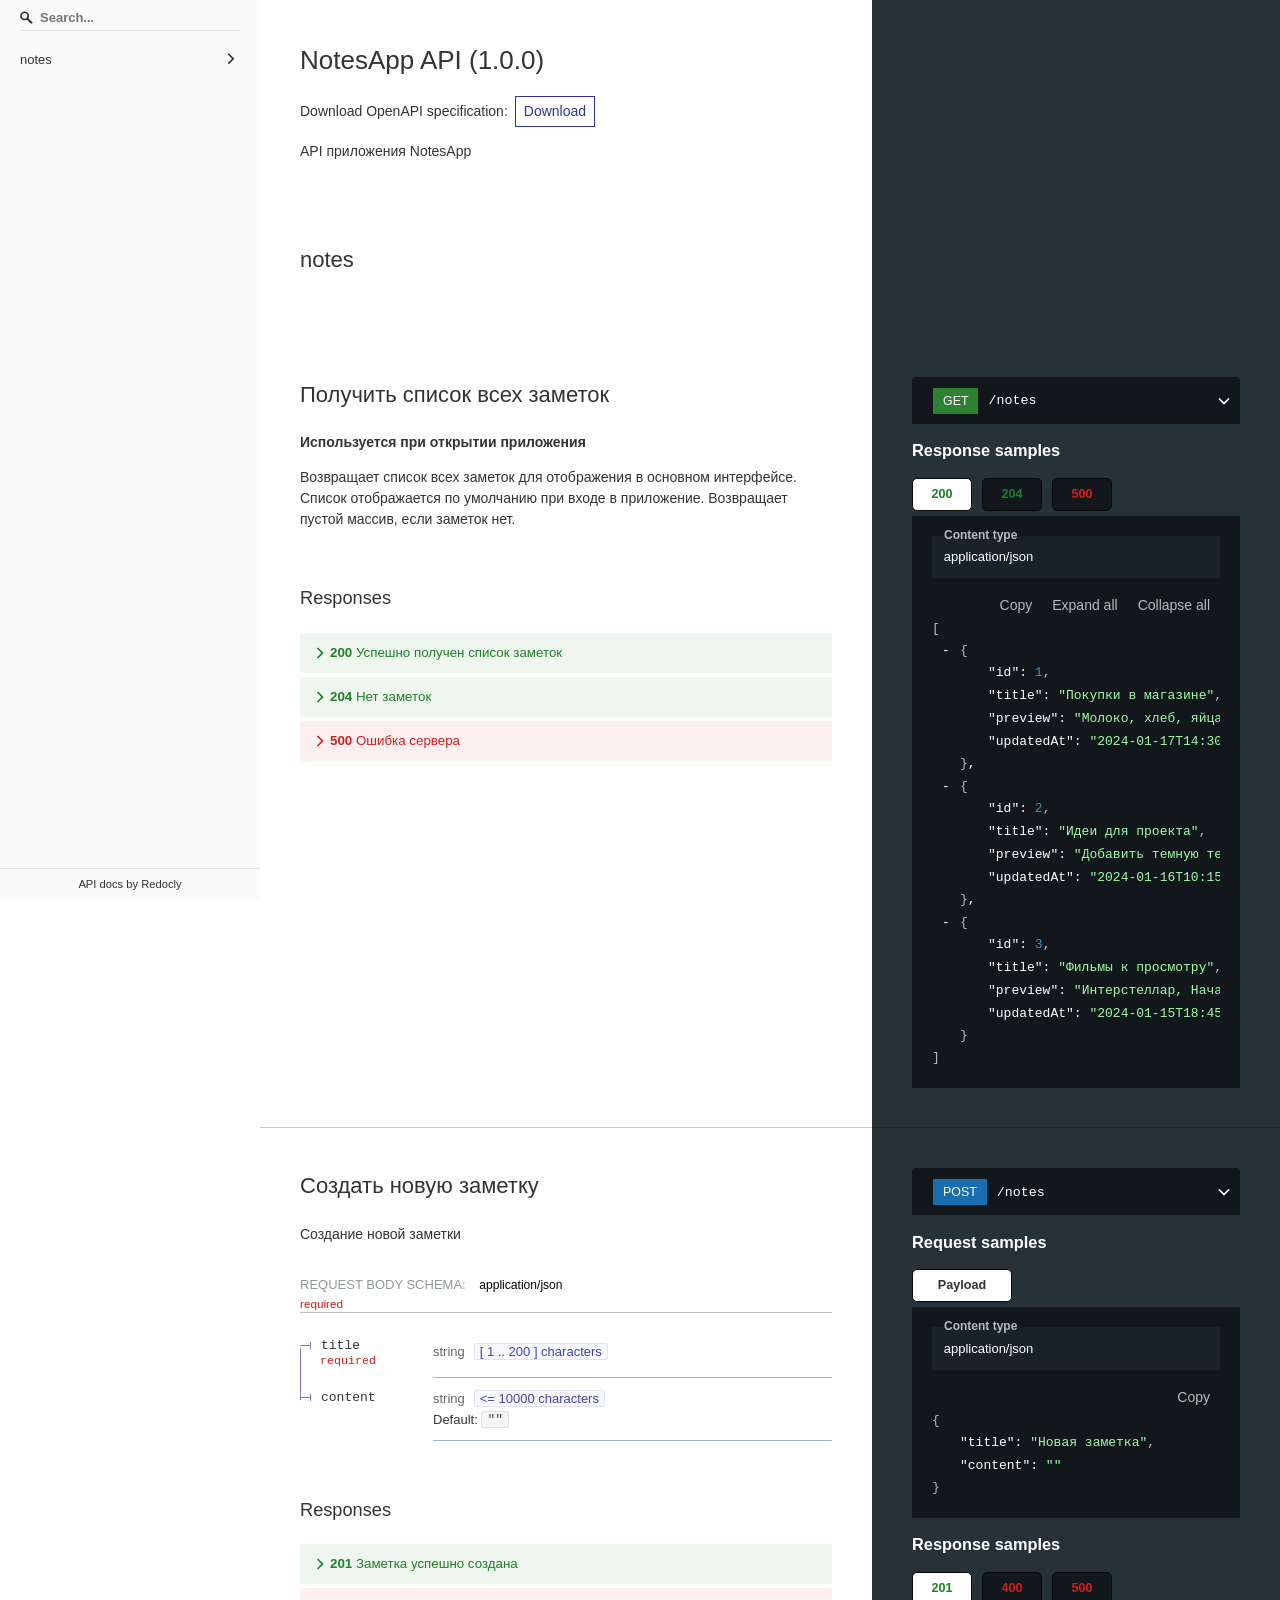
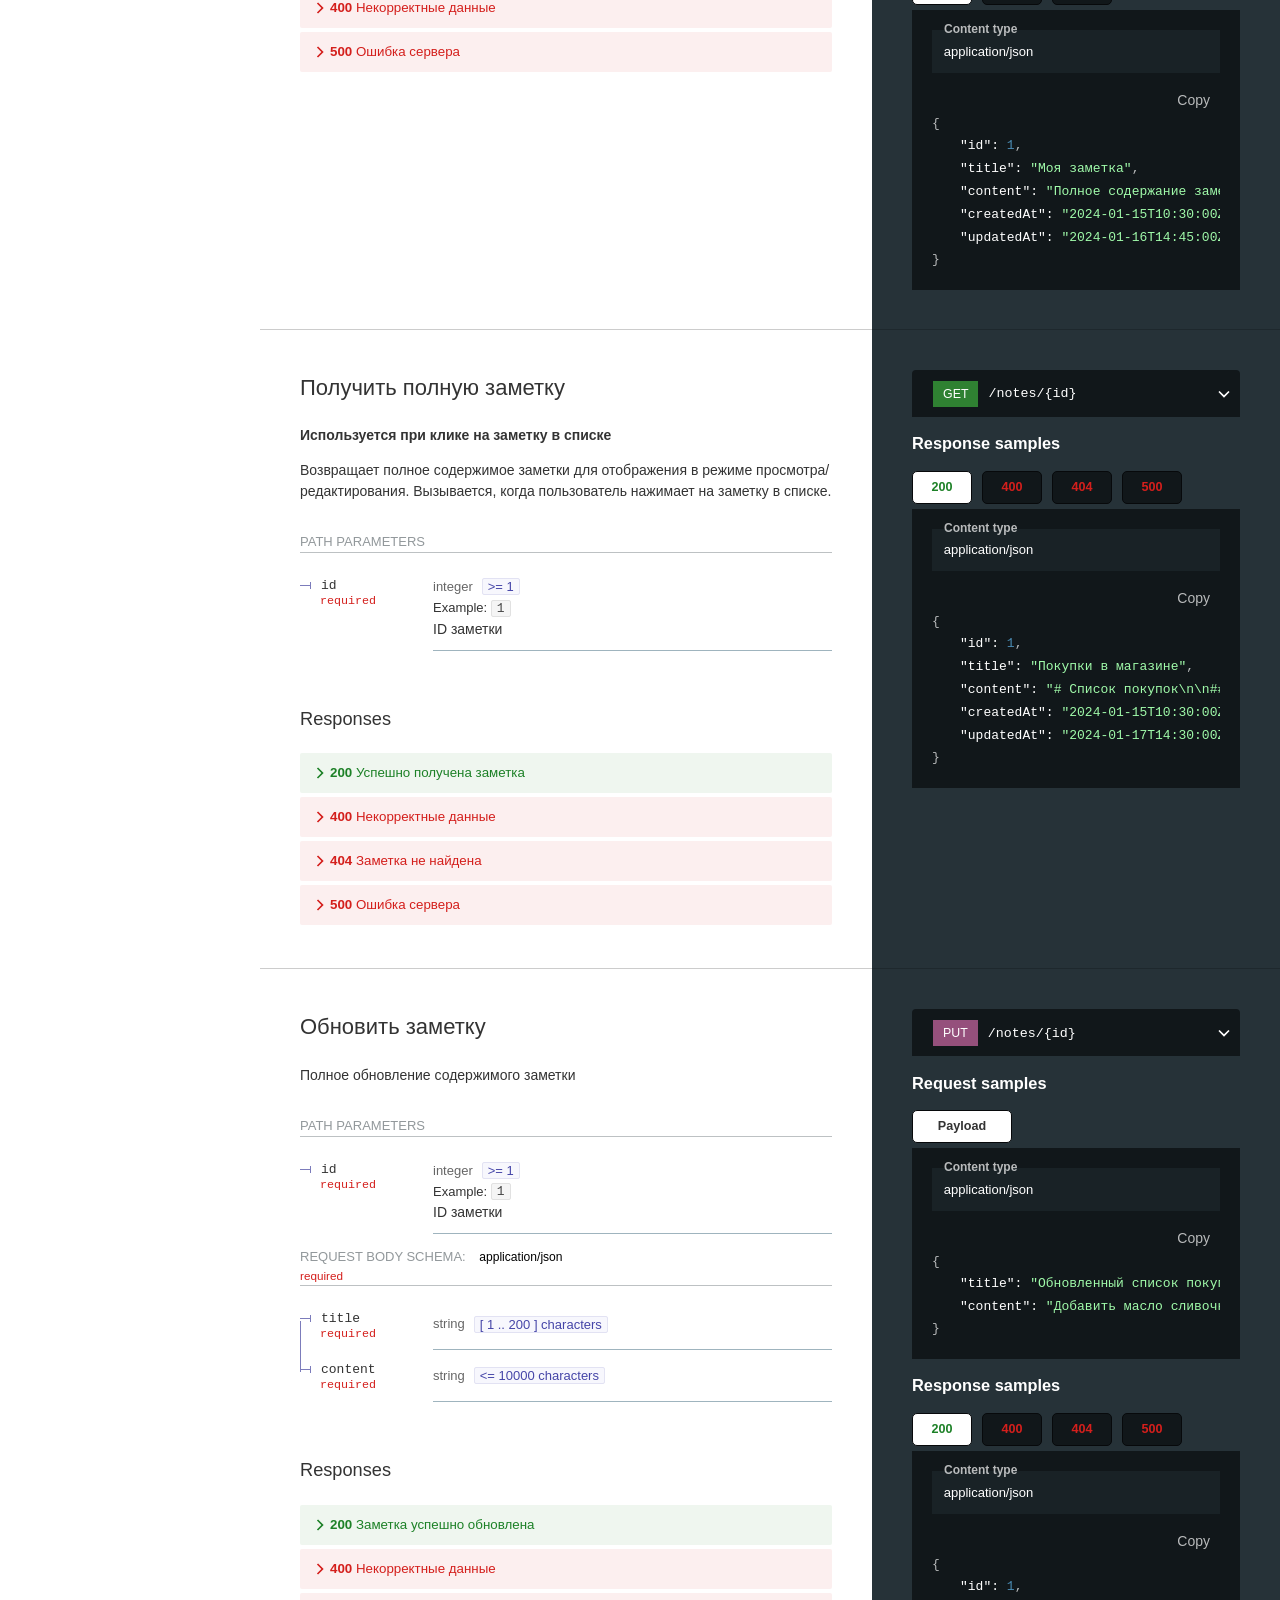
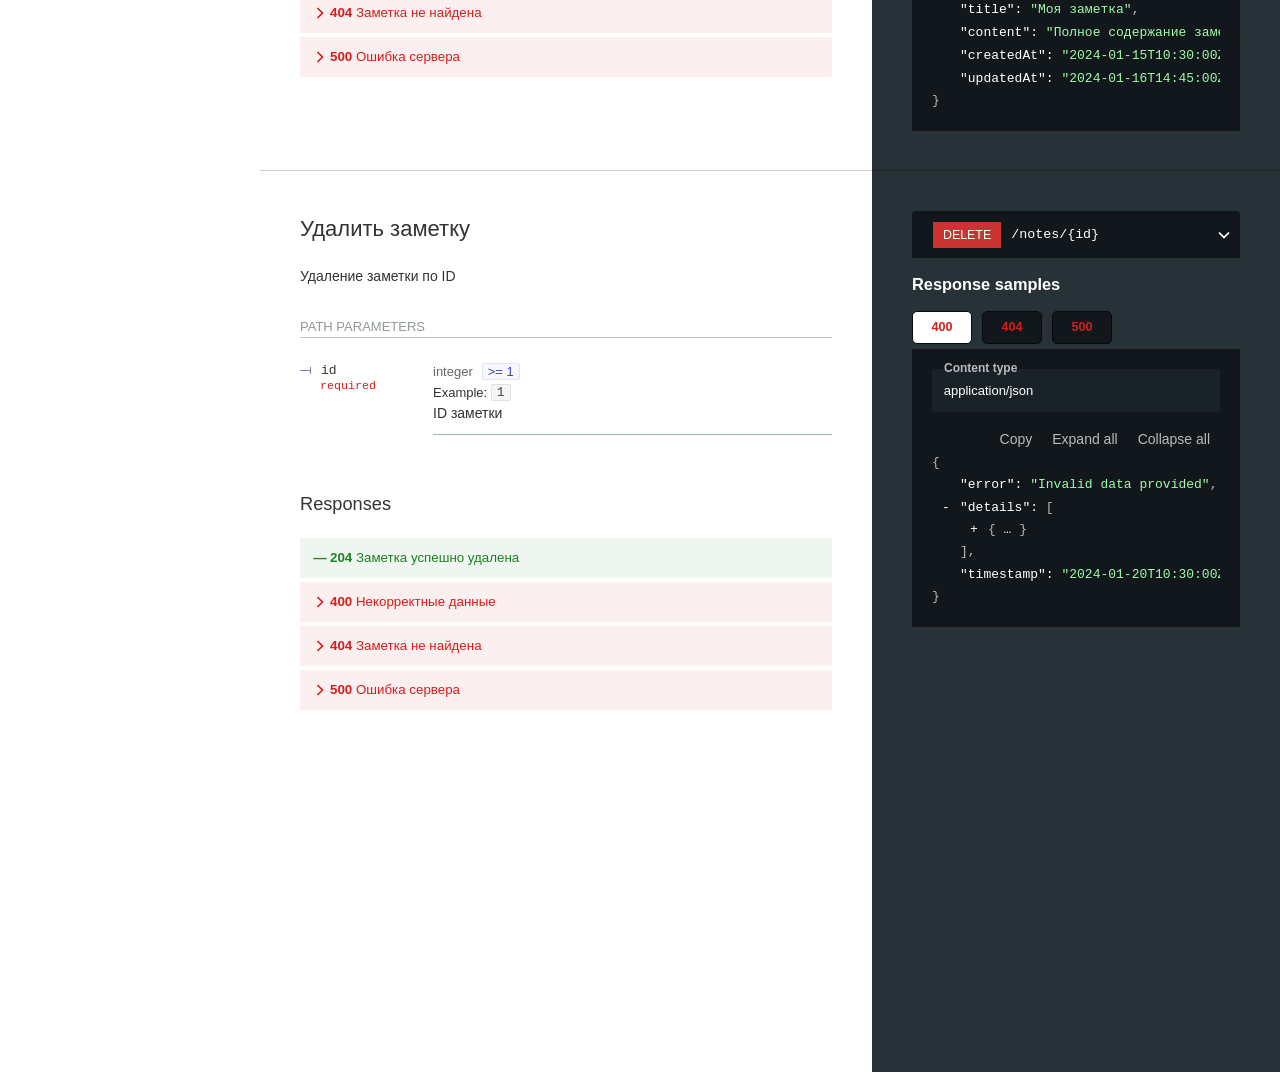
<file: api/api-redoc/redoc-cb1fe453.html>
<!DOCTYPE html>
<html lang="en">

<head>
  <meta charset="UTF-8">
  <title>Redoc</title>
  <link rel="stylesheet" type="text/css" id="slate-css" media="none" href="../../assets/stylesheets/redark.css" />
  <script src="../../assets/javascripts/redark.js" charset="UTF-8"> </script>
  <style>
    body {
      margin: 0;
      padding: 0;
    }
  </style>
</head>

<body style="background: ;">
  <div id="redoc-container"></div>
  <script src="../../assets/javascripts/redoc.standalone.js" charset="UTF-8"> </script>
  <script>
    const openapi_spec_url = "../openapi.yml";

    window.onload = function () {
      const parent_scheme = parent.scheme
      if (parent_scheme === "slate") {
        enable_dark_mode();
      } else {
        disable_dark_mode();
      }
    }

    enable_dark_mode = function(){
      document.getElementById("slate-css").media = ""
      Redoc.init(
        openapi_spec_url,
        { theme: redark },
        document.getElementById('redoc-container'),
      );
    }

    disable_dark_mode = function(){
      document.getElementById("slate-css").media = "none"
      Redoc.init(
        openapi_spec_url,
        {},
        document.getElementById('redoc-container'),
      );
    }
  </script>
</body>

</html>
</file>
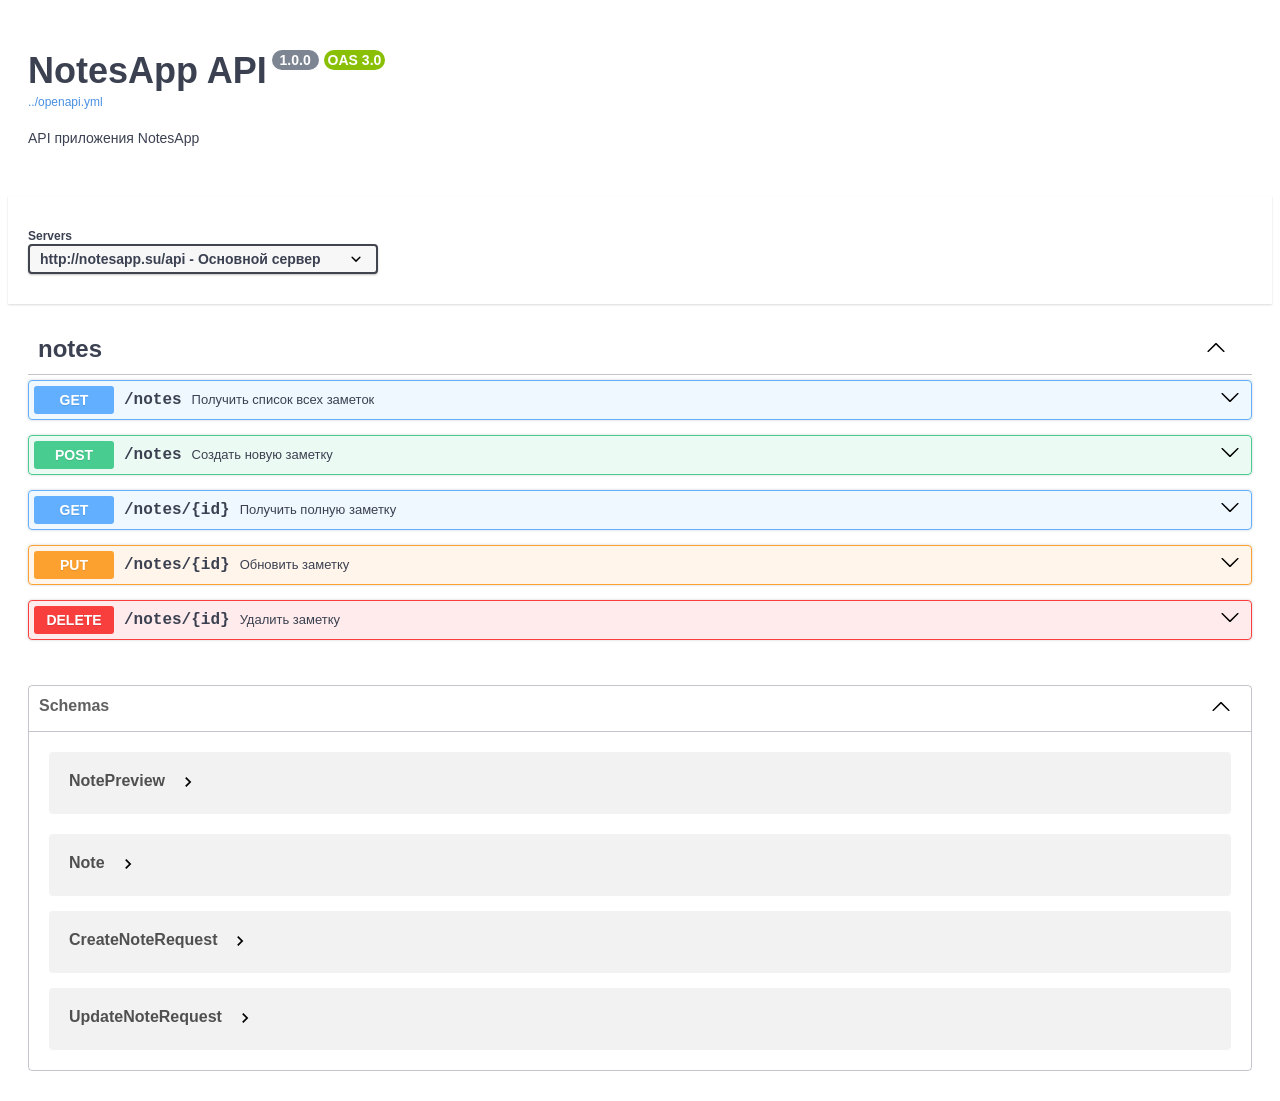
<file: api/api-swagger/swagger-f162537b.html>
<!DOCTYPE html>
<html lang="en">

<head>
  <meta charset="UTF-8">
  <title>Swagger UI</title>
  <link rel="stylesheet" type="text/css" href="../../assets/stylesheets/swagger-ui.css" />
  <link rel="stylesheet" type="text/css" id="slate-css" media="none" href="../../assets/stylesheets/swagger-ui-dark.css" />
  
</head>

<body style="overflow:hidden;">
  <div id="swagger-ui"></div>
  <script src="../../assets/javascripts/swagger-ui-bundle.js" charset="UTF-8"> </script>
  <script src="../../assets/javascripts/swagger-ui-standalone-preset.js" charset="UTF-8"> </script>
  <script>
    window.onload = function () {
      window.ui = SwaggerUIBundle({
        dom_id: "#swagger-ui",
        onComplete: onComplete,
        presets: [
          SwaggerUIBundle.presets.apis,
          SwaggerUIStandalonePreset
        ],
        
        url: "../openapi.yml",
        
        
        "oauth2RedirectUrl": new URL("../../assets/swagger-ui/oauth2-redirect.html",window.location.href).href,
        
        "validatorUrl": "none",
        
    "docExpansion": "list",
    "filter": false,
    "tryItOutEnabled": false,
    "supportedSubmitMethods": [
        "get",
        "put",
        "post",
        "delete",
        "options",
        "head",
        "patch",
        "trace"
    ],
    "validatorUrl": "none",
    "extra_css": [],
    "dark_scheme_name": "slate",
    "filter_files": [],
    "syntaxHighlight.theme": "agate"

      })

      

      if (parent.__init_is_dark_mode) {
          enable_dark_mode();
      }
    }

    enable_dark_mode = function(){
      document.getElementById("slate-css").media = ""
    }

    disable_dark_mode = function(){
      document.getElementById("slate-css").media = "none"
    }

    const resize_ob = new ResizeObserver(function(entries) {
      parent.update_swagger_ui_iframe_height("f162537b");
    });

    // start observing for resizing
    resize_ob.observe(document.querySelector("body"));

    // authorize modal position
    var modal_top = 0;

    const mutation_ob = new MutationObserver(function (mutations) {
      if(mutations && mutations[0].addedNodes && mutations[0].addedNodes.length > 0){
        update_modal_top()
      }
    });

    onComplete = function(){
      // start observing for auth-wrapper after Swagger UI loaded
      const div = document.querySelector("div.auth-wrapper");
      if(div){
        mutation_ob.observe(div, {
          childList: true,
        });
      }
    }

    update_top_val = function(top){
      modal_top = top
      update_modal_top()
    }

    update_modal_top = function(){
      let modal_list = document.getElementsByClassName('modal-ux')
      if(modal_list.length > 0){
        let modal = modal_list.item(0)
        const modal_height = modal.offsetHeight
        const padding = 60
        min = parseInt(modal_height/2 + padding)
        max = document.body.scrollHeight - min + padding
        if (modal_top < min) {
          modal.style.top = `${min}px`
        } else if (modal_top > max) {
          modal.style.top = `${max}px`
        } else {
          modal.style.top = `${modal_top}px`
        }
      }
    }
  </script>
</body>

</html>
</file>
<file: assets/stylesheets/redark.css>
/* Source: https://github.com/dilanx/redark */

body {
  background-color: #1e2129;
}
  
.react-tabs__tab--selected {
  border: none !important;
  background-color: #3f3f46 !important;
}

:root {
  color-scheme: dark;
}
</file>
<file: assets/stylesheets/swagger-ui.css>
.swagger-ui{color:#3b4151;font-family:sans-serif}.swagger-ui html{line-height:1.15;-ms-text-size-adjust:100%;-webkit-text-size-adjust:100%}.swagger-ui body{margin:0}.swagger-ui article,.swagger-ui aside,.swagger-ui footer,.swagger-ui header,.swagger-ui nav,.swagger-ui section{display:block}.swagger-ui h1{font-size:2em;margin:.67em 0}.swagger-ui figcaption,.swagger-ui figure,.swagger-ui main{display:block}.swagger-ui figure{margin:1em 40px}.swagger-ui hr{box-sizing:content-box;height:0;overflow:visible}.swagger-ui pre{font-family:monospace,monospace;font-size:1em}.swagger-ui a{background-color:transparent;-webkit-text-decoration-skip:objects}.swagger-ui abbr[title]{border-bottom:none;text-decoration:underline;-webkit-text-decoration:underline dotted;text-decoration:underline dotted}.swagger-ui b,.swagger-ui strong{font-weight:inherit;font-weight:bolder}.swagger-ui code,.swagger-ui kbd,.swagger-ui samp{font-family:monospace,monospace;font-size:1em}.swagger-ui dfn{font-style:italic}.swagger-ui mark{background-color:#ff0;color:#000}.swagger-ui small{font-size:80%}.swagger-ui sub,.swagger-ui sup{font-size:75%;line-height:0;position:relative;vertical-align:baseline}.swagger-ui sub{bottom:-.25em}.swagger-ui sup{top:-.5em}.swagger-ui audio,.swagger-ui video{display:inline-block}.swagger-ui audio:not([controls]){display:none;height:0}.swagger-ui img{border-style:none}.swagger-ui svg:not(:root){overflow:hidden}.swagger-ui button,.swagger-ui input,.swagger-ui optgroup,.swagger-ui select,.swagger-ui textarea{font-family:sans-serif;font-size:100%;line-height:1.15;margin:0}.swagger-ui button,.swagger-ui input{overflow:visible}.swagger-ui button,.swagger-ui select{text-transform:none}.swagger-ui [type=reset],.swagger-ui [type=submit],.swagger-ui button,.swagger-ui html [type=button]{-webkit-appearance:button}.swagger-ui [type=button]::-moz-focus-inner,.swagger-ui [type=reset]::-moz-focus-inner,.swagger-ui [type=submit]::-moz-focus-inner,.swagger-ui button::-moz-focus-inner{border-style:none;padding:0}.swagger-ui [type=button]:-moz-focusring,.swagger-ui [type=reset]:-moz-focusring,.swagger-ui [type=submit]:-moz-focusring,.swagger-ui button:-moz-focusring{outline:1px dotted ButtonText}.swagger-ui fieldset{padding:.35em .75em .625em}.swagger-ui legend{box-sizing:border-box;color:inherit;display:table;max-width:100%;padding:0;white-space:normal}.swagger-ui progress{display:inline-block;vertical-align:baseline}.swagger-ui textarea{overflow:auto}.swagger-ui [type=checkbox],.swagger-ui [type=radio]{box-sizing:border-box;padding:0}.swagger-ui [type=number]::-webkit-inner-spin-button,.swagger-ui [type=number]::-webkit-outer-spin-button{height:auto}.swagger-ui [type=search]{-webkit-appearance:textfield;outline-offset:-2px}.swagger-ui [type=search]::-webkit-search-cancel-button,.swagger-ui [type=search]::-webkit-search-decoration{-webkit-appearance:none}.swagger-ui ::-webkit-file-upload-button{-webkit-appearance:button;font:inherit}.swagger-ui details,.swagger-ui menu{display:block}.swagger-ui summary{display:list-item}.swagger-ui canvas{display:inline-block}.swagger-ui [hidden],.swagger-ui template{display:none}.swagger-ui .debug *{outline:1px solid gold}.swagger-ui .debug-white *{outline:1px solid #fff}.swagger-ui .debug-black *{outline:1px solid #000}.swagger-ui .debug-grid{background:transparent url([data-uri]) repeat 0 0}.swagger-ui .debug-grid-16{background:transparent url([data-uri]) repeat 0 0}.swagger-ui .debug-grid-8-solid{background:#fff url([data-uri]) repeat 0 0}.swagger-ui .debug-grid-16-solid{background:#fff url([data-uri]) repeat 0 0}.swagger-ui .border-box,.swagger-ui a,.swagger-ui article,.swagger-ui body,.swagger-ui code,.swagger-ui dd,.swagger-ui div,.swagger-ui dl,.swagger-ui dt,.swagger-ui fieldset,.swagger-ui footer,.swagger-ui form,.swagger-ui h1,.swagger-ui h2,.swagger-ui h3,.swagger-ui h4,.swagger-ui h5,.swagger-ui h6,.swagger-ui header,.swagger-ui html,.swagger-ui input[type=email],.swagger-ui input[type=number],.swagger-ui input[type=password],.swagger-ui input[type=tel],.swagger-ui input[type=text],.swagger-ui input[type=url],.swagger-ui legend,.swagger-ui li,.swagger-ui main,.swagger-ui ol,.swagger-ui p,.swagger-ui pre,.swagger-ui section,.swagger-ui table,.swagger-ui td,.swagger-ui textarea,.swagger-ui th,.swagger-ui tr,.swagger-ui ul{box-sizing:border-box}.swagger-ui .aspect-ratio{height:0;position:relative}.swagger-ui .aspect-ratio--16x9{padding-bottom:56.25%}.swagger-ui .aspect-ratio--9x16{padding-bottom:177.77%}.swagger-ui .aspect-ratio--4x3{padding-bottom:75%}.swagger-ui .aspect-ratio--3x4{padding-bottom:133.33%}.swagger-ui .aspect-ratio--6x4{padding-bottom:66.6%}.swagger-ui .aspect-ratio--4x6{padding-bottom:150%}.swagger-ui .aspect-ratio--8x5{padding-bottom:62.5%}.swagger-ui .aspect-ratio--5x8{padding-bottom:160%}.swagger-ui .aspect-ratio--7x5{padding-bottom:71.42%}.swagger-ui .aspect-ratio--5x7{padding-bottom:140%}.swagger-ui .aspect-ratio--1x1{padding-bottom:100%}.swagger-ui .aspect-ratio--object{bottom:0;height:100%;left:0;position:absolute;right:0;top:0;width:100%;z-index:100}@media screen and (min-width:30em){.swagger-ui .aspect-ratio-ns{height:0;position:relative}.swagger-ui .aspect-ratio--16x9-ns{padding-bottom:56.25%}.swagger-ui .aspect-ratio--9x16-ns{padding-bottom:177.77%}.swagger-ui .aspect-ratio--4x3-ns{padding-bottom:75%}.swagger-ui .aspect-ratio--3x4-ns{padding-bottom:133.33%}.swagger-ui .aspect-ratio--6x4-ns{padding-bottom:66.6%}.swagger-ui .aspect-ratio--4x6-ns{padding-bottom:150%}.swagger-ui .aspect-ratio--8x5-ns{padding-bottom:62.5%}.swagger-ui .aspect-ratio--5x8-ns{padding-bottom:160%}.swagger-ui .aspect-ratio--7x5-ns{padding-bottom:71.42%}.swagger-ui .aspect-ratio--5x7-ns{padding-bottom:140%}.swagger-ui .aspect-ratio--1x1-ns{padding-bottom:100%}.swagger-ui .aspect-ratio--object-ns{bottom:0;height:100%;left:0;position:absolute;right:0;top:0;width:100%;z-index:100}}@media screen and (min-width:30em)and (max-width:60em){.swagger-ui .aspect-ratio-m{height:0;position:relative}.swagger-ui .aspect-ratio--16x9-m{padding-bottom:56.25%}.swagger-ui .aspect-ratio--9x16-m{padding-bottom:177.77%}.swagger-ui .aspect-ratio--4x3-m{padding-bottom:75%}.swagger-ui .aspect-ratio--3x4-m{padding-bottom:133.33%}.swagger-ui .aspect-ratio--6x4-m{padding-bottom:66.6%}.swagger-ui .aspect-ratio--4x6-m{padding-bottom:150%}.swagger-ui .aspect-ratio--8x5-m{padding-bottom:62.5%}.swagger-ui .aspect-ratio--5x8-m{padding-bottom:160%}.swagger-ui .aspect-ratio--7x5-m{padding-bottom:71.42%}.swagger-ui .aspect-ratio--5x7-m{padding-bottom:140%}.swagger-ui .aspect-ratio--1x1-m{padding-bottom:100%}.swagger-ui .aspect-ratio--object-m{bottom:0;height:100%;left:0;position:absolute;right:0;top:0;width:100%;z-index:100}}@media screen and (min-width:60em){.swagger-ui .aspect-ratio-l{height:0;position:relative}.swagger-ui .aspect-ratio--16x9-l{padding-bottom:56.25%}.swagger-ui .aspect-ratio--9x16-l{padding-bottom:177.77%}.swagger-ui .aspect-ratio--4x3-l{padding-bottom:75%}.swagger-ui .aspect-ratio--3x4-l{padding-bottom:133.33%}.swagger-ui .aspect-ratio--6x4-l{padding-bottom:66.6%}.swagger-ui .aspect-ratio--4x6-l{padding-bottom:150%}.swagger-ui .aspect-ratio--8x5-l{padding-bottom:62.5%}.swagger-ui .aspect-ratio--5x8-l{padding-bottom:160%}.swagger-ui .aspect-ratio--7x5-l{padding-bottom:71.42%}.swagger-ui .aspect-ratio--5x7-l{padding-bottom:140%}.swagger-ui .aspect-ratio--1x1-l{padding-bottom:100%}.swagger-ui .aspect-ratio--object-l{bottom:0;height:100%;left:0;position:absolute;right:0;top:0;width:100%;z-index:100}}.swagger-ui img{max-width:100%}.swagger-ui .cover{background-size:cover!important}.swagger-ui .contain{background-size:contain!important}@media screen and (min-width:30em){.swagger-ui .cover-ns{background-size:cover!important}.swagger-ui .contain-ns{background-size:contain!important}}@media screen and (min-width:30em)and (max-width:60em){.swagger-ui .cover-m{background-size:cover!important}.swagger-ui .contain-m{background-size:contain!important}}@media screen and (min-width:60em){.swagger-ui .cover-l{background-size:cover!important}.swagger-ui .contain-l{background-size:contain!important}}.swagger-ui .bg-center{background-position:50%;background-repeat:no-repeat}.swagger-ui .bg-top{background-position:top;background-repeat:no-repeat}.swagger-ui .bg-right{background-position:100%;background-repeat:no-repeat}.swagger-ui .bg-bottom{background-position:bottom;background-repeat:no-repeat}.swagger-ui .bg-left{background-position:0;background-repeat:no-repeat}@media screen and (min-width:30em){.swagger-ui .bg-center-ns{background-position:50%;background-repeat:no-repeat}.swagger-ui .bg-top-ns{background-position:top;background-repeat:no-repeat}.swagger-ui .bg-right-ns{background-position:100%;background-repeat:no-repeat}.swagger-ui .bg-bottom-ns{background-position:bottom;background-repeat:no-repeat}.swagger-ui .bg-left-ns{background-position:0;background-repeat:no-repeat}}@media screen and (min-width:30em)and (max-width:60em){.swagger-ui .bg-center-m{background-position:50%;background-repeat:no-repeat}.swagger-ui .bg-top-m{background-position:top;background-repeat:no-repeat}.swagger-ui .bg-right-m{background-position:100%;background-repeat:no-repeat}.swagger-ui .bg-bottom-m{background-position:bottom;background-repeat:no-repeat}.swagger-ui .bg-left-m{background-position:0;background-repeat:no-repeat}}@media screen and (min-width:60em){.swagger-ui .bg-center-l{background-position:50%;background-repeat:no-repeat}.swagger-ui .bg-top-l{background-position:top;background-repeat:no-repeat}.swagger-ui .bg-right-l{background-position:100%;background-repeat:no-repeat}.swagger-ui .bg-bottom-l{background-position:bottom;background-repeat:no-repeat}.swagger-ui .bg-left-l{background-position:0;background-repeat:no-repeat}}.swagger-ui .outline{outline:1px solid}.swagger-ui .outline-transparent{outline:1px solid transparent}.swagger-ui .outline-0{outline:0}@media screen and (min-width:30em){.swagger-ui .outline-ns{outline:1px solid}.swagger-ui .outline-transparent-ns{outline:1px solid transparent}.swagger-ui .outline-0-ns{outline:0}}@media screen and (min-width:30em)and (max-width:60em){.swagger-ui .outline-m{outline:1px solid}.swagger-ui .outline-transparent-m{outline:1px solid transparent}.swagger-ui .outline-0-m{outline:0}}@media screen and (min-width:60em){.swagger-ui .outline-l{outline:1px solid}.swagger-ui .outline-transparent-l{outline:1px solid transparent}.swagger-ui .outline-0-l{outline:0}}.swagger-ui .ba{border-style:solid;border-width:1px}.swagger-ui .bt{border-top-style:solid;border-top-width:1px}.swagger-ui .br{border-right-style:solid;border-right-width:1px}.swagger-ui .bb{border-bottom-style:solid;border-bottom-width:1px}.swagger-ui .bl{border-left-style:solid;border-left-width:1px}.swagger-ui .bn{border-style:none;border-width:0}@media screen and (min-width:30em){.swagger-ui .ba-ns{border-style:solid;border-width:1px}.swagger-ui .bt-ns{border-top-style:solid;border-top-width:1px}.swagger-ui .br-ns{border-right-style:solid;border-right-width:1px}.swagger-ui .bb-ns{border-bottom-style:solid;border-bottom-width:1px}.swagger-ui .bl-ns{border-left-style:solid;border-left-width:1px}.swagger-ui .bn-ns{border-style:none;border-width:0}}@media screen and (min-width:30em)and (max-width:60em){.swagger-ui .ba-m{border-style:solid;border-width:1px}.swagger-ui .bt-m{border-top-style:solid;border-top-width:1px}.swagger-ui .br-m{border-right-style:solid;border-right-width:1px}.swagger-ui .bb-m{border-bottom-style:solid;border-bottom-width:1px}.swagger-ui .bl-m{border-left-style:solid;border-left-width:1px}.swagger-ui .bn-m{border-style:none;border-width:0}}@media screen and (min-width:60em){.swagger-ui .ba-l{border-style:solid;border-width:1px}.swagger-ui .bt-l{border-top-style:solid;border-top-width:1px}.swagger-ui .br-l{border-right-style:solid;border-right-width:1px}.swagger-ui .bb-l{border-bottom-style:solid;border-bottom-width:1px}.swagger-ui .bl-l{border-left-style:solid;border-left-width:1px}.swagger-ui .bn-l{border-style:none;border-width:0}}.swagger-ui .b--black{border-color:#000}.swagger-ui .b--near-black{border-color:#111}.swagger-ui .b--dark-gray{border-color:#333}.swagger-ui .b--mid-gray{border-color:#555}.swagger-ui .b--gray{border-color:#777}.swagger-ui .b--silver{border-color:#999}.swagger-ui .b--light-silver{border-color:#aaa}.swagger-ui .b--moon-gray{border-color:#ccc}.swagger-ui .b--light-gray{border-color:#eee}.swagger-ui .b--near-white{border-color:#f4f4f4}.swagger-ui .b--white{border-color:#fff}.swagger-ui .b--white-90{border-color:hsla(0,0%,100%,.9)}.swagger-ui .b--white-80{border-color:hsla(0,0%,100%,.8)}.swagger-ui .b--white-70{border-color:hsla(0,0%,100%,.7)}.swagger-ui .b--white-60{border-color:hsla(0,0%,100%,.6)}.swagger-ui .b--white-50{border-color:hsla(0,0%,100%,.5)}.swagger-ui .b--white-40{border-color:hsla(0,0%,100%,.4)}.swagger-ui .b--white-30{border-color:hsla(0,0%,100%,.3)}.swagger-ui .b--white-20{border-color:hsla(0,0%,100%,.2)}.swagger-ui .b--white-10{border-color:hsla(0,0%,100%,.1)}.swagger-ui .b--white-05{border-color:hsla(0,0%,100%,.05)}.swagger-ui .b--white-025{border-color:hsla(0,0%,100%,.025)}.swagger-ui .b--white-0125{border-color:hsla(0,0%,100%,.013)}.swagger-ui .b--black-90{border-color:rgba(0,0,0,.9)}.swagger-ui .b--black-80{border-color:rgba(0,0,0,.8)}.swagger-ui .b--black-70{border-color:rgba(0,0,0,.7)}.swagger-ui .b--black-60{border-color:rgba(0,0,0,.6)}.swagger-ui .b--black-50{border-color:rgba(0,0,0,.5)}.swagger-ui .b--black-40{border-color:rgba(0,0,0,.4)}.swagger-ui .b--black-30{border-color:rgba(0,0,0,.3)}.swagger-ui .b--black-20{border-color:rgba(0,0,0,.2)}.swagger-ui .b--black-10{border-color:rgba(0,0,0,.1)}.swagger-ui .b--black-05{border-color:rgba(0,0,0,.05)}.swagger-ui .b--black-025{border-color:rgba(0,0,0,.025)}.swagger-ui .b--black-0125{border-color:rgba(0,0,0,.013)}.swagger-ui .b--dark-red{border-color:#e7040f}.swagger-ui .b--red{border-color:#ff4136}.swagger-ui .b--light-red{border-color:#ff725c}.swagger-ui .b--orange{border-color:#ff6300}.swagger-ui .b--gold{border-color:#ffb700}.swagger-ui .b--yellow{border-color:gold}.swagger-ui .b--light-yellow{border-color:#fbf1a9}.swagger-ui .b--purple{border-color:#5e2ca5}.swagger-ui .b--light-purple{border-color:#a463f2}.swagger-ui .b--dark-pink{border-color:#d5008f}.swagger-ui .b--hot-pink{border-color:#ff41b4}.swagger-ui .b--pink{border-color:#ff80cc}.swagger-ui .b--light-pink{border-color:#ffa3d7}.swagger-ui .b--dark-green{border-color:#137752}.swagger-ui .b--green{border-color:#19a974}.swagger-ui .b--light-green{border-color:#9eebcf}.swagger-ui .b--navy{border-color:#001b44}.swagger-ui .b--dark-blue{border-color:#00449e}.swagger-ui .b--blue{border-color:#357edd}.swagger-ui .b--light-blue{border-color:#96ccff}.swagger-ui .b--lightest-blue{border-color:#cdecff}.swagger-ui .b--washed-blue{border-color:#f6fffe}.swagger-ui .b--washed-green{border-color:#e8fdf5}.swagger-ui .b--washed-yellow{border-color:#fffceb}.swagger-ui .b--washed-red{border-color:#ffdfdf}.swagger-ui .b--transparent{border-color:transparent}.swagger-ui .b--inherit{border-color:inherit}.swagger-ui .br0{border-radius:0}.swagger-ui .br1{border-radius:.125rem}.swagger-ui .br2{border-radius:.25rem}.swagger-ui .br3{border-radius:.5rem}.swagger-ui .br4{border-radius:1rem}.swagger-ui .br-100{border-radius:100%}.swagger-ui .br-pill{border-radius:9999px}.swagger-ui .br--bottom{border-top-left-radius:0;border-top-right-radius:0}.swagger-ui .br--top{border-bottom-left-radius:0;border-bottom-right-radius:0}.swagger-ui .br--right{border-bottom-left-radius:0;border-top-left-radius:0}.swagger-ui .br--left{border-bottom-right-radius:0;border-top-right-radius:0}@media screen and (min-width:30em){.swagger-ui .br0-ns{border-radius:0}.swagger-ui .br1-ns{border-radius:.125rem}.swagger-ui .br2-ns{border-radius:.25rem}.swagger-ui .br3-ns{border-radius:.5rem}.swagger-ui .br4-ns{border-radius:1rem}.swagger-ui .br-100-ns{border-radius:100%}.swagger-ui .br-pill-ns{border-radius:9999px}.swagger-ui .br--bottom-ns{border-top-left-radius:0;border-top-right-radius:0}.swagger-ui .br--top-ns{border-bottom-left-radius:0;border-bottom-right-radius:0}.swagger-ui .br--right-ns{border-bottom-left-radius:0;border-top-left-radius:0}.swagger-ui .br--left-ns{border-bottom-right-radius:0;border-top-right-radius:0}}@media screen and (min-width:30em)and (max-width:60em){.swagger-ui .br0-m{border-radius:0}.swagger-ui .br1-m{border-radius:.125rem}.swagger-ui .br2-m{border-radius:.25rem}.swagger-ui .br3-m{border-radius:.5rem}.swagger-ui .br4-m{border-radius:1rem}.swagger-ui .br-100-m{border-radius:100%}.swagger-ui .br-pill-m{border-radius:9999px}.swagger-ui .br--bottom-m{border-top-left-radius:0;border-top-right-radius:0}.swagger-ui .br--top-m{border-bottom-left-radius:0;border-bottom-right-radius:0}.swagger-ui .br--right-m{border-bottom-left-radius:0;border-top-left-radius:0}.swagger-ui .br--left-m{border-bottom-right-radius:0;border-top-right-radius:0}}@media screen and (min-width:60em){.swagger-ui .br0-l{border-radius:0}.swagger-ui .br1-l{border-radius:.125rem}.swagger-ui .br2-l{border-radius:.25rem}.swagger-ui .br3-l{border-radius:.5rem}.swagger-ui .br4-l{border-radius:1rem}.swagger-ui .br-100-l{border-radius:100%}.swagger-ui .br-pill-l{border-radius:9999px}.swagger-ui .br--bottom-l{border-top-left-radius:0;border-top-right-radius:0}.swagger-ui .br--top-l{border-bottom-left-radius:0;border-bottom-right-radius:0}.swagger-ui .br--right-l{border-bottom-left-radius:0;border-top-left-radius:0}.swagger-ui .br--left-l{border-bottom-right-radius:0;border-top-right-radius:0}}.swagger-ui .b--dotted{border-style:dotted}.swagger-ui .b--dashed{border-style:dashed}.swagger-ui .b--solid{border-style:solid}.swagger-ui .b--none{border-style:none}@media screen and (min-width:30em){.swagger-ui .b--dotted-ns{border-style:dotted}.swagger-ui .b--dashed-ns{border-style:dashed}.swagger-ui .b--solid-ns{border-style:solid}.swagger-ui .b--none-ns{border-style:none}}@media screen and (min-width:30em)and (max-width:60em){.swagger-ui .b--dotted-m{border-style:dotted}.swagger-ui .b--dashed-m{border-style:dashed}.swagger-ui .b--solid-m{border-style:solid}.swagger-ui .b--none-m{border-style:none}}@media screen and (min-width:60em){.swagger-ui .b--dotted-l{border-style:dotted}.swagger-ui .b--dashed-l{border-style:dashed}.swagger-ui .b--solid-l{border-style:solid}.swagger-ui .b--none-l{border-style:none}}.swagger-ui .bw0{border-width:0}.swagger-ui .bw1{border-width:.125rem}.swagger-ui .bw2{border-width:.25rem}.swagger-ui .bw3{border-width:.5rem}.swagger-ui .bw4{border-width:1rem}.swagger-ui .bw5{border-width:2rem}.swagger-ui .bt-0{border-top-width:0}.swagger-ui .br-0{border-right-width:0}.swagger-ui .bb-0{border-bottom-width:0}.swagger-ui .bl-0{border-left-width:0}@media screen and (min-width:30em){.swagger-ui .bw0-ns{border-width:0}.swagger-ui .bw1-ns{border-width:.125rem}.swagger-ui .bw2-ns{border-width:.25rem}.swagger-ui .bw3-ns{border-width:.5rem}.swagger-ui .bw4-ns{border-width:1rem}.swagger-ui .bw5-ns{border-width:2rem}.swagger-ui .bt-0-ns{border-top-width:0}.swagger-ui .br-0-ns{border-right-width:0}.swagger-ui .bb-0-ns{border-bottom-width:0}.swagger-ui .bl-0-ns{border-left-width:0}}@media screen and (min-width:30em)and (max-width:60em){.swagger-ui .bw0-m{border-width:0}.swagger-ui .bw1-m{border-width:.125rem}.swagger-ui .bw2-m{border-width:.25rem}.swagger-ui .bw3-m{border-width:.5rem}.swagger-ui .bw4-m{border-width:1rem}.swagger-ui .bw5-m{border-width:2rem}.swagger-ui .bt-0-m{border-top-width:0}.swagger-ui .br-0-m{border-right-width:0}.swagger-ui .bb-0-m{border-bottom-width:0}.swagger-ui .bl-0-m{border-left-width:0}}@media screen and (min-width:60em){.swagger-ui .bw0-l{border-width:0}.swagger-ui .bw1-l{border-width:.125rem}.swagger-ui .bw2-l{border-width:.25rem}.swagger-ui .bw3-l{border-width:.5rem}.swagger-ui .bw4-l{border-width:1rem}.swagger-ui .bw5-l{border-width:2rem}.swagger-ui .bt-0-l{border-top-width:0}.swagger-ui .br-0-l{border-right-width:0}.swagger-ui .bb-0-l{border-bottom-width:0}.swagger-ui .bl-0-l{border-left-width:0}}.swagger-ui .shadow-1{box-shadow:0 0 4px 2px rgba(0,0,0,.2)}.swagger-ui .shadow-2{box-shadow:0 0 8px 2px rgba(0,0,0,.2)}.swagger-ui .shadow-3{box-shadow:2px 2px 4px 2px rgba(0,0,0,.2)}.swagger-ui .shadow-4{box-shadow:2px 2px 8px 0 rgba(0,0,0,.2)}.swagger-ui .shadow-5{box-shadow:4px 4px 8px 0 rgba(0,0,0,.2)}@media screen and (min-width:30em){.swagger-ui .shadow-1-ns{box-shadow:0 0 4px 2px rgba(0,0,0,.2)}.swagger-ui .shadow-2-ns{box-shadow:0 0 8px 2px rgba(0,0,0,.2)}.swagger-ui .shadow-3-ns{box-shadow:2px 2px 4px 2px rgba(0,0,0,.2)}.swagger-ui .shadow-4-ns{box-shadow:2px 2px 8px 0 rgba(0,0,0,.2)}.swagger-ui .shadow-5-ns{box-shadow:4px 4px 8px 0 rgba(0,0,0,.2)}}@media screen and (min-width:30em)and (max-width:60em){.swagger-ui .shadow-1-m{box-shadow:0 0 4px 2px rgba(0,0,0,.2)}.swagger-ui .shadow-2-m{box-shadow:0 0 8px 2px rgba(0,0,0,.2)}.swagger-ui .shadow-3-m{box-shadow:2px 2px 4px 2px rgba(0,0,0,.2)}.swagger-ui .shadow-4-m{box-shadow:2px 2px 8px 0 rgba(0,0,0,.2)}.swagger-ui .shadow-5-m{box-shadow:4px 4px 8px 0 rgba(0,0,0,.2)}}@media screen and (min-width:60em){.swagger-ui .shadow-1-l{box-shadow:0 0 4px 2px rgba(0,0,0,.2)}.swagger-ui .shadow-2-l{box-shadow:0 0 8px 2px rgba(0,0,0,.2)}.swagger-ui .shadow-3-l{box-shadow:2px 2px 4px 2px rgba(0,0,0,.2)}.swagger-ui .shadow-4-l{box-shadow:2px 2px 8px 0 rgba(0,0,0,.2)}.swagger-ui .shadow-5-l{box-shadow:4px 4px 8px 0 rgba(0,0,0,.2)}}.swagger-ui .pre{overflow-x:auto;overflow-y:hidden;overflow:scroll}.swagger-ui .top-0{top:0}.swagger-ui .right-0{right:0}.swagger-ui .bottom-0{bottom:0}.swagger-ui .left-0{left:0}.swagger-ui .top-1{top:1rem}.swagger-ui .right-1{right:1rem}.swagger-ui .bottom-1{bottom:1rem}.swagger-ui .left-1{left:1rem}.swagger-ui .top-2{top:2rem}.swagger-ui .right-2{right:2rem}.swagger-ui .bottom-2{bottom:2rem}.swagger-ui .left-2{left:2rem}.swagger-ui .top--1{top:-1rem}.swagger-ui .right--1{right:-1rem}.swagger-ui .bottom--1{bottom:-1rem}.swagger-ui .left--1{left:-1rem}.swagger-ui .top--2{top:-2rem}.swagger-ui .right--2{right:-2rem}.swagger-ui .bottom--2{bottom:-2rem}.swagger-ui .left--2{left:-2rem}.swagger-ui .absolute--fill{bottom:0;left:0;right:0;top:0}@media screen and (min-width:30em){.swagger-ui .top-0-ns{top:0}.swagger-ui .left-0-ns{left:0}.swagger-ui .right-0-ns{right:0}.swagger-ui .bottom-0-ns{bottom:0}.swagger-ui .top-1-ns{top:1rem}.swagger-ui .left-1-ns{left:1rem}.swagger-ui .right-1-ns{right:1rem}.swagger-ui .bottom-1-ns{bottom:1rem}.swagger-ui .top-2-ns{top:2rem}.swagger-ui .left-2-ns{left:2rem}.swagger-ui .right-2-ns{right:2rem}.swagger-ui .bottom-2-ns{bottom:2rem}.swagger-ui .top--1-ns{top:-1rem}.swagger-ui .right--1-ns{right:-1rem}.swagger-ui .bottom--1-ns{bottom:-1rem}.swagger-ui .left--1-ns{left:-1rem}.swagger-ui .top--2-ns{top:-2rem}.swagger-ui .right--2-ns{right:-2rem}.swagger-ui .bottom--2-ns{bottom:-2rem}.swagger-ui .left--2-ns{left:-2rem}.swagger-ui .absolute--fill-ns{bottom:0;left:0;right:0;top:0}}@media screen and (min-width:30em)and (max-width:60em){.swagger-ui .top-0-m{top:0}.swagger-ui .left-0-m{left:0}.swagger-ui .right-0-m{right:0}.swagger-ui .bottom-0-m{bottom:0}.swagger-ui .top-1-m{top:1rem}.swagger-ui .left-1-m{left:1rem}.swagger-ui .right-1-m{right:1rem}.swagger-ui .bottom-1-m{bottom:1rem}.swagger-ui .top-2-m{top:2rem}.swagger-ui .left-2-m{left:2rem}.swagger-ui .right-2-m{right:2rem}.swagger-ui .bottom-2-m{bottom:2rem}.swagger-ui .top--1-m{top:-1rem}.swagger-ui .right--1-m{right:-1rem}.swagger-ui .bottom--1-m{bottom:-1rem}.swagger-ui .left--1-m{left:-1rem}.swagger-ui .top--2-m{top:-2rem}.swagger-ui .right--2-m{right:-2rem}.swagger-ui .bottom--2-m{bottom:-2rem}.swagger-ui .left--2-m{left:-2rem}.swagger-ui .absolute--fill-m{bottom:0;left:0;right:0;top:0}}@media screen and (min-width:60em){.swagger-ui .top-0-l{top:0}.swagger-ui .left-0-l{left:0}.swagger-ui .right-0-l{right:0}.swagger-ui .bottom-0-l{bottom:0}.swagger-ui .top-1-l{top:1rem}.swagger-ui .left-1-l{left:1rem}.swagger-ui .right-1-l{right:1rem}.swagger-ui .bottom-1-l{bottom:1rem}.swagger-ui .top-2-l{top:2rem}.swagger-ui .left-2-l{left:2rem}.swagger-ui .right-2-l{right:2rem}.swagger-ui .bottom-2-l{bottom:2rem}.swagger-ui .top--1-l{top:-1rem}.swagger-ui .right--1-l{right:-1rem}.swagger-ui .bottom--1-l{bottom:-1rem}.swagger-ui .left--1-l{left:-1rem}.swagger-ui .top--2-l{top:-2rem}.swagger-ui .right--2-l{right:-2rem}.swagger-ui .bottom--2-l{bottom:-2rem}.swagger-ui .left--2-l{left:-2rem}.swagger-ui .absolute--fill-l{bottom:0;left:0;right:0;top:0}}.swagger-ui .cf:after,.swagger-ui .cf:before{content:" ";display:table}.swagger-ui .cf:after{clear:both}.swagger-ui .cf{zoom:1}.swagger-ui .cl{clear:left}.swagger-ui .cr{clear:right}.swagger-ui .cb{clear:both}.swagger-ui .cn{clear:none}@media screen and (min-width:30em){.swagger-ui .cl-ns{clear:left}.swagger-ui .cr-ns{clear:right}.swagger-ui .cb-ns{clear:both}.swagger-ui .cn-ns{clear:none}}@media screen and (min-width:30em)and (max-width:60em){.swagger-ui .cl-m{clear:left}.swagger-ui .cr-m{clear:right}.swagger-ui .cb-m{clear:both}.swagger-ui .cn-m{clear:none}}@media screen and (min-width:60em){.swagger-ui .cl-l{clear:left}.swagger-ui .cr-l{clear:right}.swagger-ui .cb-l{clear:both}.swagger-ui .cn-l{clear:none}}.swagger-ui .flex{display:flex}.swagger-ui .inline-flex{display:inline-flex}.swagger-ui .flex-auto{flex:1 1 auto;min-height:0;min-width:0}.swagger-ui .flex-none{flex:none}.swagger-ui .flex-column{flex-direction:column}.swagger-ui .flex-row{flex-direction:row}.swagger-ui .flex-wrap{flex-wrap:wrap}.swagger-ui .flex-nowrap{flex-wrap:nowrap}.swagger-ui .flex-wrap-reverse{flex-wrap:wrap-reverse}.swagger-ui .flex-column-reverse{flex-direction:column-reverse}.swagger-ui .flex-row-reverse{flex-direction:row-reverse}.swagger-ui .items-start{align-items:flex-start}.swagger-ui .items-end{align-items:flex-end}.swagger-ui .items-center{align-items:center}.swagger-ui .items-baseline{align-items:baseline}.swagger-ui .items-stretch{align-items:stretch}.swagger-ui .self-start{align-self:flex-start}.swagger-ui .self-end{align-self:flex-end}.swagger-ui .self-center{align-self:center}.swagger-ui .self-baseline{align-self:baseline}.swagger-ui .self-stretch{align-self:stretch}.swagger-ui .justify-start{justify-content:flex-start}.swagger-ui .justify-end{justify-content:flex-end}.swagger-ui .justify-center{justify-content:center}.swagger-ui .justify-between{justify-content:space-between}.swagger-ui .justify-around{justify-content:space-around}.swagger-ui .content-start{align-content:flex-start}.swagger-ui .content-end{align-content:flex-end}.swagger-ui .content-center{align-content:center}.swagger-ui .content-between{align-content:space-between}.swagger-ui .content-around{align-content:space-around}.swagger-ui .content-stretch{align-content:stretch}.swagger-ui .order-0{order:0}.swagger-ui .order-1{order:1}.swagger-ui .order-2{order:2}.swagger-ui .order-3{order:3}.swagger-ui .order-4{order:4}.swagger-ui .order-5{order:5}.swagger-ui .order-6{order:6}.swagger-ui .order-7{order:7}.swagger-ui .order-8{order:8}.swagger-ui .order-last{order:99999}.swagger-ui .flex-grow-0{flex-grow:0}.swagger-ui .flex-grow-1{flex-grow:1}.swagger-ui .flex-shrink-0{flex-shrink:0}.swagger-ui .flex-shrink-1{flex-shrink:1}@media screen and (min-width:30em){.swagger-ui .flex-ns{display:flex}.swagger-ui .inline-flex-ns{display:inline-flex}.swagger-ui .flex-auto-ns{flex:1 1 auto;min-height:0;min-width:0}.swagger-ui .flex-none-ns{flex:none}.swagger-ui .flex-column-ns{flex-direction:column}.swagger-ui .flex-row-ns{flex-direction:row}.swagger-ui .flex-wrap-ns{flex-wrap:wrap}.swagger-ui .flex-nowrap-ns{flex-wrap:nowrap}.swagger-ui .flex-wrap-reverse-ns{flex-wrap:wrap-reverse}.swagger-ui .flex-column-reverse-ns{flex-direction:column-reverse}.swagger-ui .flex-row-reverse-ns{flex-direction:row-reverse}.swagger-ui .items-start-ns{align-items:flex-start}.swagger-ui .items-end-ns{align-items:flex-end}.swagger-ui .items-center-ns{align-items:center}.swagger-ui .items-baseline-ns{align-items:baseline}.swagger-ui .items-stretch-ns{align-items:stretch}.swagger-ui .self-start-ns{align-self:flex-start}.swagger-ui .self-end-ns{align-self:flex-end}.swagger-ui .self-center-ns{align-self:center}.swagger-ui .self-baseline-ns{align-self:baseline}.swagger-ui .self-stretch-ns{align-self:stretch}.swagger-ui .justify-start-ns{justify-content:flex-start}.swagger-ui .justify-end-ns{justify-content:flex-end}.swagger-ui .justify-center-ns{justify-content:center}.swagger-ui .justify-between-ns{justify-content:space-between}.swagger-ui .justify-around-ns{justify-content:space-around}.swagger-ui .content-start-ns{align-content:flex-start}.swagger-ui .content-end-ns{align-content:flex-end}.swagger-ui .content-center-ns{align-content:center}.swagger-ui .content-between-ns{align-content:space-between}.swagger-ui .content-around-ns{align-content:space-around}.swagger-ui .content-stretch-ns{align-content:stretch}.swagger-ui .order-0-ns{order:0}.swagger-ui .order-1-ns{order:1}.swagger-ui .order-2-ns{order:2}.swagger-ui .order-3-ns{order:3}.swagger-ui .order-4-ns{order:4}.swagger-ui .order-5-ns{order:5}.swagger-ui .order-6-ns{order:6}.swagger-ui .order-7-ns{order:7}.swagger-ui .order-8-ns{order:8}.swagger-ui .order-last-ns{order:99999}.swagger-ui .flex-grow-0-ns{flex-grow:0}.swagger-ui .flex-grow-1-ns{flex-grow:1}.swagger-ui .flex-shrink-0-ns{flex-shrink:0}.swagger-ui .flex-shrink-1-ns{flex-shrink:1}}@media screen and (min-width:30em)and (max-width:60em){.swagger-ui .flex-m{display:flex}.swagger-ui .inline-flex-m{display:inline-flex}.swagger-ui .flex-auto-m{flex:1 1 auto;min-height:0;min-width:0}.swagger-ui .flex-none-m{flex:none}.swagger-ui .flex-column-m{flex-direction:column}.swagger-ui .flex-row-m{flex-direction:row}.swagger-ui .flex-wrap-m{flex-wrap:wrap}.swagger-ui .flex-nowrap-m{flex-wrap:nowrap}.swagger-ui .flex-wrap-reverse-m{flex-wrap:wrap-reverse}.swagger-ui .flex-column-reverse-m{flex-direction:column-reverse}.swagger-ui .flex-row-reverse-m{flex-direction:row-reverse}.swagger-ui .items-start-m{align-items:flex-start}.swagger-ui .items-end-m{align-items:flex-end}.swagger-ui .items-center-m{align-items:center}.swagger-ui .items-baseline-m{align-items:baseline}.swagger-ui .items-stretch-m{align-items:stretch}.swagger-ui .self-start-m{align-self:flex-start}.swagger-ui .self-end-m{align-self:flex-end}.swagger-ui .self-center-m{align-self:center}.swagger-ui .self-baseline-m{align-self:baseline}.swagger-ui .self-stretch-m{align-self:stretch}.swagger-ui .justify-start-m{justify-content:flex-start}.swagger-ui .justify-end-m{justify-content:flex-end}.swagger-ui .justify-center-m{justify-content:center}.swagger-ui .justify-between-m{justify-content:space-between}.swagger-ui .justify-around-m{justify-content:space-around}.swagger-ui .content-start-m{align-content:flex-start}.swagger-ui .content-end-m{align-content:flex-end}.swagger-ui .content-center-m{align-content:center}.swagger-ui .content-between-m{align-content:space-between}.swagger-ui .content-around-m{align-content:space-around}.swagger-ui .content-stretch-m{align-content:stretch}.swagger-ui .order-0-m{order:0}.swagger-ui .order-1-m{order:1}.swagger-ui .order-2-m{order:2}.swagger-ui .order-3-m{order:3}.swagger-ui .order-4-m{order:4}.swagger-ui .order-5-m{order:5}.swagger-ui .order-6-m{order:6}.swagger-ui .order-7-m{order:7}.swagger-ui .order-8-m{order:8}.swagger-ui .order-last-m{order:99999}.swagger-ui .flex-grow-0-m{flex-grow:0}.swagger-ui .flex-grow-1-m{flex-grow:1}.swagger-ui .flex-shrink-0-m{flex-shrink:0}.swagger-ui .flex-shrink-1-m{flex-shrink:1}}@media screen and (min-width:60em){.swagger-ui .flex-l{display:flex}.swagger-ui .inline-flex-l{display:inline-flex}.swagger-ui .flex-auto-l{flex:1 1 auto;min-height:0;min-width:0}.swagger-ui .flex-none-l{flex:none}.swagger-ui .flex-column-l{flex-direction:column}.swagger-ui .flex-row-l{flex-direction:row}.swagger-ui .flex-wrap-l{flex-wrap:wrap}.swagger-ui .flex-nowrap-l{flex-wrap:nowrap}.swagger-ui .flex-wrap-reverse-l{flex-wrap:wrap-reverse}.swagger-ui .flex-column-reverse-l{flex-direction:column-reverse}.swagger-ui .flex-row-reverse-l{flex-direction:row-reverse}.swagger-ui .items-start-l{align-items:flex-start}.swagger-ui .items-end-l{align-items:flex-end}.swagger-ui .items-center-l{align-items:center}.swagger-ui .items-baseline-l{align-items:baseline}.swagger-ui .items-stretch-l{align-items:stretch}.swagger-ui .self-start-l{align-self:flex-start}.swagger-ui .self-end-l{align-self:flex-end}.swagger-ui .self-center-l{align-self:center}.swagger-ui .self-baseline-l{align-self:baseline}.swagger-ui .self-stretch-l{align-self:stretch}.swagger-ui .justify-start-l{justify-content:flex-start}.swagger-ui .justify-end-l{justify-content:flex-end}.swagger-ui .justify-center-l{justify-content:center}.swagger-ui .justify-between-l{justify-content:space-between}.swagger-ui .justify-around-l{justify-content:space-around}.swagger-ui .content-start-l{align-content:flex-start}.swagger-ui .content-end-l{align-content:flex-end}.swagger-ui .content-center-l{align-content:center}.swagger-ui .content-between-l{align-content:space-between}.swagger-ui .content-around-l{align-content:space-around}.swagger-ui .content-stretch-l{align-content:stretch}.swagger-ui .order-0-l{order:0}.swagger-ui .order-1-l{order:1}.swagger-ui .order-2-l{order:2}.swagger-ui .order-3-l{order:3}.swagger-ui .order-4-l{order:4}.swagger-ui .order-5-l{order:5}.swagger-ui .order-6-l{order:6}.swagger-ui .order-7-l{order:7}.swagger-ui .order-8-l{order:8}.swagger-ui .order-last-l{order:99999}.swagger-ui .flex-grow-0-l{flex-grow:0}.swagger-ui .flex-grow-1-l{flex-grow:1}.swagger-ui .flex-shrink-0-l{flex-shrink:0}.swagger-ui .flex-shrink-1-l{flex-shrink:1}}.swagger-ui .dn{display:none}.swagger-ui .di{display:inline}.swagger-ui .db{display:block}.swagger-ui .dib{display:inline-block}.swagger-ui .dit{display:inline-table}.swagger-ui .dt{display:table}.swagger-ui .dtc{display:table-cell}.swagger-ui .dt-row{display:table-row}.swagger-ui .dt-row-group{display:table-row-group}.swagger-ui .dt-column{display:table-column}.swagger-ui .dt-column-group{display:table-column-group}.swagger-ui .dt--fixed{table-layout:fixed;width:100%}@media screen and (min-width:30em){.swagger-ui .dn-ns{display:none}.swagger-ui .di-ns{display:inline}.swagger-ui .db-ns{display:block}.swagger-ui .dib-ns{display:inline-block}.swagger-ui .dit-ns{display:inline-table}.swagger-ui .dt-ns{display:table}.swagger-ui .dtc-ns{display:table-cell}.swagger-ui .dt-row-ns{display:table-row}.swagger-ui .dt-row-group-ns{display:table-row-group}.swagger-ui .dt-column-ns{display:table-column}.swagger-ui .dt-column-group-ns{display:table-column-group}.swagger-ui .dt--fixed-ns{table-layout:fixed;width:100%}}@media screen and (min-width:30em)and (max-width:60em){.swagger-ui .dn-m{display:none}.swagger-ui .di-m{display:inline}.swagger-ui .db-m{display:block}.swagger-ui .dib-m{display:inline-block}.swagger-ui .dit-m{display:inline-table}.swagger-ui .dt-m{display:table}.swagger-ui .dtc-m{display:table-cell}.swagger-ui .dt-row-m{display:table-row}.swagger-ui .dt-row-group-m{display:table-row-group}.swagger-ui .dt-column-m{display:table-column}.swagger-ui .dt-column-group-m{display:table-column-group}.swagger-ui .dt--fixed-m{table-layout:fixed;width:100%}}@media screen and (min-width:60em){.swagger-ui .dn-l{display:none}.swagger-ui .di-l{display:inline}.swagger-ui .db-l{display:block}.swagger-ui .dib-l{display:inline-block}.swagger-ui .dit-l{display:inline-table}.swagger-ui .dt-l{display:table}.swagger-ui .dtc-l{display:table-cell}.swagger-ui .dt-row-l{display:table-row}.swagger-ui .dt-row-group-l{display:table-row-group}.swagger-ui .dt-column-l{display:table-column}.swagger-ui .dt-column-group-l{display:table-column-group}.swagger-ui .dt--fixed-l{table-layout:fixed;width:100%}}.swagger-ui .fl{_display:inline;float:left}.swagger-ui .fr{_display:inline;float:right}.swagger-ui .fn{float:none}@media screen and (min-width:30em){.swagger-ui .fl-ns{_display:inline;float:left}.swagger-ui .fr-ns{_display:inline;float:right}.swagger-ui .fn-ns{float:none}}@media screen and (min-width:30em)and (max-width:60em){.swagger-ui .fl-m{_display:inline;float:left}.swagger-ui .fr-m{_display:inline;float:right}.swagger-ui .fn-m{float:none}}@media screen and (min-width:60em){.swagger-ui .fl-l{_display:inline;float:left}.swagger-ui .fr-l{_display:inline;float:right}.swagger-ui .fn-l{float:none}}.swagger-ui .sans-serif{font-family:-apple-system,BlinkMacSystemFont,avenir next,avenir,helvetica,helvetica neue,ubuntu,roboto,noto,segoe ui,arial,sans-serif}.swagger-ui .serif{font-family:georgia,serif}.swagger-ui .system-sans-serif{font-family:sans-serif}.swagger-ui .system-serif{font-family:serif}.swagger-ui .code,.swagger-ui code{font-family:Consolas,monaco,monospace}.swagger-ui .courier{font-family:Courier Next,courier,monospace}.swagger-ui .helvetica{font-family:helvetica neue,helvetica,sans-serif}.swagger-ui .avenir{font-family:avenir next,avenir,sans-serif}.swagger-ui .athelas{font-family:athelas,georgia,serif}.swagger-ui .georgia{font-family:georgia,serif}.swagger-ui .times{font-family:times,serif}.swagger-ui .bodoni{font-family:Bodoni MT,serif}.swagger-ui .calisto{font-family:Calisto MT,serif}.swagger-ui .garamond{font-family:garamond,serif}.swagger-ui .baskerville{font-family:baskerville,serif}.swagger-ui .i{font-style:italic}.swagger-ui .fs-normal{font-style:normal}@media screen and (min-width:30em){.swagger-ui .i-ns{font-style:italic}.swagger-ui .fs-normal-ns{font-style:normal}}@media screen and (min-width:30em)and (max-width:60em){.swagger-ui .i-m{font-style:italic}.swagger-ui .fs-normal-m{font-style:normal}}@media screen and (min-width:60em){.swagger-ui .i-l{font-style:italic}.swagger-ui .fs-normal-l{font-style:normal}}.swagger-ui .normal{font-weight:400}.swagger-ui .b{font-weight:700}.swagger-ui .fw1{font-weight:100}.swagger-ui .fw2{font-weight:200}.swagger-ui .fw3{font-weight:300}.swagger-ui .fw4{font-weight:400}.swagger-ui .fw5{font-weight:500}.swagger-ui .fw6{font-weight:600}.swagger-ui .fw7{font-weight:700}.swagger-ui .fw8{font-weight:800}.swagger-ui .fw9{font-weight:900}@media screen and (min-width:30em){.swagger-ui .normal-ns{font-weight:400}.swagger-ui .b-ns{font-weight:700}.swagger-ui .fw1-ns{font-weight:100}.swagger-ui .fw2-ns{font-weight:200}.swagger-ui .fw3-ns{font-weight:300}.swagger-ui .fw4-ns{font-weight:400}.swagger-ui .fw5-ns{font-weight:500}.swagger-ui .fw6-ns{font-weight:600}.swagger-ui .fw7-ns{font-weight:700}.swagger-ui .fw8-ns{font-weight:800}.swagger-ui .fw9-ns{font-weight:900}}@media screen and (min-width:30em)and (max-width:60em){.swagger-ui .normal-m{font-weight:400}.swagger-ui .b-m{font-weight:700}.swagger-ui .fw1-m{font-weight:100}.swagger-ui .fw2-m{font-weight:200}.swagger-ui .fw3-m{font-weight:300}.swagger-ui .fw4-m{font-weight:400}.swagger-ui .fw5-m{font-weight:500}.swagger-ui .fw6-m{font-weight:600}.swagger-ui .fw7-m{font-weight:700}.swagger-ui .fw8-m{font-weight:800}.swagger-ui .fw9-m{font-weight:900}}@media screen and (min-width:60em){.swagger-ui .normal-l{font-weight:400}.swagger-ui .b-l{font-weight:700}.swagger-ui .fw1-l{font-weight:100}.swagger-ui .fw2-l{font-weight:200}.swagger-ui .fw3-l{font-weight:300}.swagger-ui .fw4-l{font-weight:400}.swagger-ui .fw5-l{font-weight:500}.swagger-ui .fw6-l{font-weight:600}.swagger-ui .fw7-l{font-weight:700}.swagger-ui .fw8-l{font-weight:800}.swagger-ui .fw9-l{font-weight:900}}.swagger-ui .input-reset{-webkit-appearance:none;-moz-appearance:none}.swagger-ui .button-reset::-moz-focus-inner,.swagger-ui .input-reset::-moz-focus-inner{border:0;padding:0}.swagger-ui .h1{height:1rem}.swagger-ui .h2{height:2rem}.swagger-ui .h3{height:4rem}.swagger-ui .h4{height:8rem}.swagger-ui .h5{height:16rem}.swagger-ui .h-25{height:25%}.swagger-ui .h-50{height:50%}.swagger-ui .h-75{height:75%}.swagger-ui .h-100{height:100%}.swagger-ui .min-h-100{min-height:100%}.swagger-ui .vh-25{height:25vh}.swagger-ui .vh-50{height:50vh}.swagger-ui .vh-75{height:75vh}.swagger-ui .vh-100{height:100vh}.swagger-ui .min-vh-100{min-height:100vh}.swagger-ui .h-auto{height:auto}.swagger-ui .h-inherit{height:inherit}@media screen and (min-width:30em){.swagger-ui .h1-ns{height:1rem}.swagger-ui .h2-ns{height:2rem}.swagger-ui .h3-ns{height:4rem}.swagger-ui .h4-ns{height:8rem}.swagger-ui .h5-ns{height:16rem}.swagger-ui .h-25-ns{height:25%}.swagger-ui .h-50-ns{height:50%}.swagger-ui .h-75-ns{height:75%}.swagger-ui .h-100-ns{height:100%}.swagger-ui .min-h-100-ns{min-height:100%}.swagger-ui .vh-25-ns{height:25vh}.swagger-ui .vh-50-ns{height:50vh}.swagger-ui .vh-75-ns{height:75vh}.swagger-ui .vh-100-ns{height:100vh}.swagger-ui .min-vh-100-ns{min-height:100vh}.swagger-ui .h-auto-ns{height:auto}.swagger-ui .h-inherit-ns{height:inherit}}@media screen and (min-width:30em)and (max-width:60em){.swagger-ui .h1-m{height:1rem}.swagger-ui .h2-m{height:2rem}.swagger-ui .h3-m{height:4rem}.swagger-ui .h4-m{height:8rem}.swagger-ui .h5-m{height:16rem}.swagger-ui .h-25-m{height:25%}.swagger-ui .h-50-m{height:50%}.swagger-ui .h-75-m{height:75%}.swagger-ui .h-100-m{height:100%}.swagger-ui .min-h-100-m{min-height:100%}.swagger-ui .vh-25-m{height:25vh}.swagger-ui .vh-50-m{height:50vh}.swagger-ui .vh-75-m{height:75vh}.swagger-ui .vh-100-m{height:100vh}.swagger-ui .min-vh-100-m{min-height:100vh}.swagger-ui .h-auto-m{height:auto}.swagger-ui .h-inherit-m{height:inherit}}@media screen and (min-width:60em){.swagger-ui .h1-l{height:1rem}.swagger-ui .h2-l{height:2rem}.swagger-ui .h3-l{height:4rem}.swagger-ui .h4-l{height:8rem}.swagger-ui .h5-l{height:16rem}.swagger-ui .h-25-l{height:25%}.swagger-ui .h-50-l{height:50%}.swagger-ui .h-75-l{height:75%}.swagger-ui .h-100-l{height:100%}.swagger-ui .min-h-100-l{min-height:100%}.swagger-ui .vh-25-l{height:25vh}.swagger-ui .vh-50-l{height:50vh}.swagger-ui .vh-75-l{height:75vh}.swagger-ui .vh-100-l{height:100vh}.swagger-ui .min-vh-100-l{min-height:100vh}.swagger-ui .h-auto-l{height:auto}.swagger-ui .h-inherit-l{height:inherit}}.swagger-ui .tracked{letter-spacing:.1em}.swagger-ui .tracked-tight{letter-spacing:-.05em}.swagger-ui .tracked-mega{letter-spacing:.25em}@media screen and (min-width:30em){.swagger-ui .tracked-ns{letter-spacing:.1em}.swagger-ui .tracked-tight-ns{letter-spacing:-.05em}.swagger-ui .tracked-mega-ns{letter-spacing:.25em}}@media screen and (min-width:30em)and (max-width:60em){.swagger-ui .tracked-m{letter-spacing:.1em}.swagger-ui .tracked-tight-m{letter-spacing:-.05em}.swagger-ui .tracked-mega-m{letter-spacing:.25em}}@media screen and (min-width:60em){.swagger-ui .tracked-l{letter-spacing:.1em}.swagger-ui .tracked-tight-l{letter-spacing:-.05em}.swagger-ui .tracked-mega-l{letter-spacing:.25em}}.swagger-ui .lh-solid{line-height:1}.swagger-ui .lh-title{line-height:1.25}.swagger-ui .lh-copy{line-height:1.5}@media screen and (min-width:30em){.swagger-ui .lh-solid-ns{line-height:1}.swagger-ui .lh-title-ns{line-height:1.25}.swagger-ui .lh-copy-ns{line-height:1.5}}@media screen and (min-width:30em)and (max-width:60em){.swagger-ui .lh-solid-m{line-height:1}.swagger-ui .lh-title-m{line-height:1.25}.swagger-ui .lh-copy-m{line-height:1.5}}@media screen and (min-width:60em){.swagger-ui .lh-solid-l{line-height:1}.swagger-ui .lh-title-l{line-height:1.25}.swagger-ui .lh-copy-l{line-height:1.5}}.swagger-ui .link{-webkit-text-decoration:none;text-decoration:none}.swagger-ui .link,.swagger-ui .link:active,.swagger-ui .link:focus,.swagger-ui .link:hover,.swagger-ui .link:link,.swagger-ui .link:visited{transition:color .15s ease-in}.swagger-ui .link:focus{outline:1px dotted currentColor}.swagger-ui .list{list-style-type:none}.swagger-ui .mw-100{max-width:100%}.swagger-ui .mw1{max-width:1rem}.swagger-ui .mw2{max-width:2rem}.swagger-ui .mw3{max-width:4rem}.swagger-ui .mw4{max-width:8rem}.swagger-ui .mw5{max-width:16rem}.swagger-ui .mw6{max-width:32rem}.swagger-ui .mw7{max-width:48rem}.swagger-ui .mw8{max-width:64rem}.swagger-ui .mw9{max-width:96rem}.swagger-ui .mw-none{max-width:none}@media screen and (min-width:30em){.swagger-ui .mw-100-ns{max-width:100%}.swagger-ui .mw1-ns{max-width:1rem}.swagger-ui .mw2-ns{max-width:2rem}.swagger-ui .mw3-ns{max-width:4rem}.swagger-ui .mw4-ns{max-width:8rem}.swagger-ui .mw5-ns{max-width:16rem}.swagger-ui .mw6-ns{max-width:32rem}.swagger-ui .mw7-ns{max-width:48rem}.swagger-ui .mw8-ns{max-width:64rem}.swagger-ui .mw9-ns{max-width:96rem}.swagger-ui .mw-none-ns{max-width:none}}@media screen and (min-width:30em)and (max-width:60em){.swagger-ui .mw-100-m{max-width:100%}.swagger-ui .mw1-m{max-width:1rem}.swagger-ui .mw2-m{max-width:2rem}.swagger-ui .mw3-m{max-width:4rem}.swagger-ui .mw4-m{max-width:8rem}.swagger-ui .mw5-m{max-width:16rem}.swagger-ui .mw6-m{max-width:32rem}.swagger-ui .mw7-m{max-width:48rem}.swagger-ui .mw8-m{max-width:64rem}.swagger-ui .mw9-m{max-width:96rem}.swagger-ui .mw-none-m{max-width:none}}@media screen and (min-width:60em){.swagger-ui .mw-100-l{max-width:100%}.swagger-ui .mw1-l{max-width:1rem}.swagger-ui .mw2-l{max-width:2rem}.swagger-ui .mw3-l{max-width:4rem}.swagger-ui .mw4-l{max-width:8rem}.swagger-ui .mw5-l{max-width:16rem}.swagger-ui .mw6-l{max-width:32rem}.swagger-ui .mw7-l{max-width:48rem}.swagger-ui .mw8-l{max-width:64rem}.swagger-ui .mw9-l{max-width:96rem}.swagger-ui .mw-none-l{max-width:none}}.swagger-ui .w1{width:1rem}.swagger-ui .w2{width:2rem}.swagger-ui .w3{width:4rem}.swagger-ui .w4{width:8rem}.swagger-ui .w5{width:16rem}.swagger-ui .w-10{width:10%}.swagger-ui .w-20{width:20%}.swagger-ui .w-25{width:25%}.swagger-ui .w-30{width:30%}.swagger-ui .w-33{width:33%}.swagger-ui .w-34{width:34%}.swagger-ui .w-40{width:40%}.swagger-ui .w-50{width:50%}.swagger-ui .w-60{width:60%}.swagger-ui .w-70{width:70%}.swagger-ui .w-75{width:75%}.swagger-ui .w-80{width:80%}.swagger-ui .w-90{width:90%}.swagger-ui .w-100{width:100%}.swagger-ui .w-third{width:33.3333333333%}.swagger-ui .w-two-thirds{width:66.6666666667%}.swagger-ui .w-auto{width:auto}@media screen and (min-width:30em){.swagger-ui .w1-ns{width:1rem}.swagger-ui .w2-ns{width:2rem}.swagger-ui .w3-ns{width:4rem}.swagger-ui .w4-ns{width:8rem}.swagger-ui .w5-ns{width:16rem}.swagger-ui .w-10-ns{width:10%}.swagger-ui .w-20-ns{width:20%}.swagger-ui .w-25-ns{width:25%}.swagger-ui .w-30-ns{width:30%}.swagger-ui .w-33-ns{width:33%}.swagger-ui .w-34-ns{width:34%}.swagger-ui .w-40-ns{width:40%}.swagger-ui .w-50-ns{width:50%}.swagger-ui .w-60-ns{width:60%}.swagger-ui .w-70-ns{width:70%}.swagger-ui .w-75-ns{width:75%}.swagger-ui .w-80-ns{width:80%}.swagger-ui .w-90-ns{width:90%}.swagger-ui .w-100-ns{width:100%}.swagger-ui .w-third-ns{width:33.3333333333%}.swagger-ui .w-two-thirds-ns{width:66.6666666667%}.swagger-ui .w-auto-ns{width:auto}}@media screen and (min-width:30em)and (max-width:60em){.swagger-ui .w1-m{width:1rem}.swagger-ui .w2-m{width:2rem}.swagger-ui .w3-m{width:4rem}.swagger-ui .w4-m{width:8rem}.swagger-ui .w5-m{width:16rem}.swagger-ui .w-10-m{width:10%}.swagger-ui .w-20-m{width:20%}.swagger-ui .w-25-m{width:25%}.swagger-ui .w-30-m{width:30%}.swagger-ui .w-33-m{width:33%}.swagger-ui .w-34-m{width:34%}.swagger-ui .w-40-m{width:40%}.swagger-ui .w-50-m{width:50%}.swagger-ui .w-60-m{width:60%}.swagger-ui .w-70-m{width:70%}.swagger-ui .w-75-m{width:75%}.swagger-ui .w-80-m{width:80%}.swagger-ui .w-90-m{width:90%}.swagger-ui .w-100-m{width:100%}.swagger-ui .w-third-m{width:33.3333333333%}.swagger-ui .w-two-thirds-m{width:66.6666666667%}.swagger-ui .w-auto-m{width:auto}}@media screen and (min-width:60em){.swagger-ui .w1-l{width:1rem}.swagger-ui .w2-l{width:2rem}.swagger-ui .w3-l{width:4rem}.swagger-ui .w4-l{width:8rem}.swagger-ui .w5-l{width:16rem}.swagger-ui .w-10-l{width:10%}.swagger-ui .w-20-l{width:20%}.swagger-ui .w-25-l{width:25%}.swagger-ui .w-30-l{width:30%}.swagger-ui .w-33-l{width:33%}.swagger-ui .w-34-l{width:34%}.swagger-ui .w-40-l{width:40%}.swagger-ui .w-50-l{width:50%}.swagger-ui .w-60-l{width:60%}.swagger-ui .w-70-l{width:70%}.swagger-ui .w-75-l{width:75%}.swagger-ui .w-80-l{width:80%}.swagger-ui .w-90-l{width:90%}.swagger-ui .w-100-l{width:100%}.swagger-ui .w-third-l{width:33.3333333333%}.swagger-ui .w-two-thirds-l{width:66.6666666667%}.swagger-ui .w-auto-l{width:auto}}.swagger-ui .overflow-visible{overflow:visible}.swagger-ui .overflow-hidden{overflow:hidden}.swagger-ui .overflow-scroll{overflow:scroll}.swagger-ui .overflow-auto{overflow:auto}.swagger-ui .overflow-x-visible{overflow-x:visible}.swagger-ui .overflow-x-hidden{overflow-x:hidden}.swagger-ui .overflow-x-scroll{overflow-x:scroll}.swagger-ui .overflow-x-auto{overflow-x:auto}.swagger-ui .overflow-y-visible{overflow-y:visible}.swagger-ui .overflow-y-hidden{overflow-y:hidden}.swagger-ui .overflow-y-scroll{overflow-y:scroll}.swagger-ui .overflow-y-auto{overflow-y:auto}@media screen and (min-width:30em){.swagger-ui .overflow-visible-ns{overflow:visible}.swagger-ui .overflow-hidden-ns{overflow:hidden}.swagger-ui .overflow-scroll-ns{overflow:scroll}.swagger-ui .overflow-auto-ns{overflow:auto}.swagger-ui .overflow-x-visible-ns{overflow-x:visible}.swagger-ui .overflow-x-hidden-ns{overflow-x:hidden}.swagger-ui .overflow-x-scroll-ns{overflow-x:scroll}.swagger-ui .overflow-x-auto-ns{overflow-x:auto}.swagger-ui .overflow-y-visible-ns{overflow-y:visible}.swagger-ui .overflow-y-hidden-ns{overflow-y:hidden}.swagger-ui .overflow-y-scroll-ns{overflow-y:scroll}.swagger-ui .overflow-y-auto-ns{overflow-y:auto}}@media screen and (min-width:30em)and (max-width:60em){.swagger-ui .overflow-visible-m{overflow:visible}.swagger-ui .overflow-hidden-m{overflow:hidden}.swagger-ui .overflow-scroll-m{overflow:scroll}.swagger-ui .overflow-auto-m{overflow:auto}.swagger-ui .overflow-x-visible-m{overflow-x:visible}.swagger-ui .overflow-x-hidden-m{overflow-x:hidden}.swagger-ui .overflow-x-scroll-m{overflow-x:scroll}.swagger-ui .overflow-x-auto-m{overflow-x:auto}.swagger-ui .overflow-y-visible-m{overflow-y:visible}.swagger-ui .overflow-y-hidden-m{overflow-y:hidden}.swagger-ui .overflow-y-scroll-m{overflow-y:scroll}.swagger-ui .overflow-y-auto-m{overflow-y:auto}}@media screen and (min-width:60em){.swagger-ui .overflow-visible-l{overflow:visible}.swagger-ui .overflow-hidden-l{overflow:hidden}.swagger-ui .overflow-scroll-l{overflow:scroll}.swagger-ui .overflow-auto-l{overflow:auto}.swagger-ui .overflow-x-visible-l{overflow-x:visible}.swagger-ui .overflow-x-hidden-l{overflow-x:hidden}.swagger-ui .overflow-x-scroll-l{overflow-x:scroll}.swagger-ui .overflow-x-auto-l{overflow-x:auto}.swagger-ui .overflow-y-visible-l{overflow-y:visible}.swagger-ui .overflow-y-hidden-l{overflow-y:hidden}.swagger-ui .overflow-y-scroll-l{overflow-y:scroll}.swagger-ui .overflow-y-auto-l{overflow-y:auto}}.swagger-ui .static{position:static}.swagger-ui .relative{position:relative}.swagger-ui .absolute{position:absolute}.swagger-ui .fixed{position:fixed}@media screen and (min-width:30em){.swagger-ui .static-ns{position:static}.swagger-ui .relative-ns{position:relative}.swagger-ui .absolute-ns{position:absolute}.swagger-ui .fixed-ns{position:fixed}}@media screen and (min-width:30em)and (max-width:60em){.swagger-ui .static-m{position:static}.swagger-ui .relative-m{position:relative}.swagger-ui .absolute-m{position:absolute}.swagger-ui .fixed-m{position:fixed}}@media screen and (min-width:60em){.swagger-ui .static-l{position:static}.swagger-ui .relative-l{position:relative}.swagger-ui .absolute-l{position:absolute}.swagger-ui .fixed-l{position:fixed}}.swagger-ui .o-100{opacity:1}.swagger-ui .o-90{opacity:.9}.swagger-ui .o-80{opacity:.8}.swagger-ui .o-70{opacity:.7}.swagger-ui .o-60{opacity:.6}.swagger-ui .o-50{opacity:.5}.swagger-ui .o-40{opacity:.4}.swagger-ui .o-30{opacity:.3}.swagger-ui .o-20{opacity:.2}.swagger-ui .o-10{opacity:.1}.swagger-ui .o-05{opacity:.05}.swagger-ui .o-025{opacity:.025}.swagger-ui .o-0{opacity:0}.swagger-ui .rotate-45{transform:rotate(45deg)}.swagger-ui .rotate-90{transform:rotate(90deg)}.swagger-ui .rotate-135{transform:rotate(135deg)}.swagger-ui .rotate-180{transform:rotate(180deg)}.swagger-ui .rotate-225{transform:rotate(225deg)}.swagger-ui .rotate-270{transform:rotate(270deg)}.swagger-ui .rotate-315{transform:rotate(315deg)}@media screen and (min-width:30em){.swagger-ui .rotate-45-ns{transform:rotate(45deg)}.swagger-ui .rotate-90-ns{transform:rotate(90deg)}.swagger-ui .rotate-135-ns{transform:rotate(135deg)}.swagger-ui .rotate-180-ns{transform:rotate(180deg)}.swagger-ui .rotate-225-ns{transform:rotate(225deg)}.swagger-ui .rotate-270-ns{transform:rotate(270deg)}.swagger-ui .rotate-315-ns{transform:rotate(315deg)}}@media screen and (min-width:30em)and (max-width:60em){.swagger-ui .rotate-45-m{transform:rotate(45deg)}.swagger-ui .rotate-90-m{transform:rotate(90deg)}.swagger-ui .rotate-135-m{transform:rotate(135deg)}.swagger-ui .rotate-180-m{transform:rotate(180deg)}.swagger-ui .rotate-225-m{transform:rotate(225deg)}.swagger-ui .rotate-270-m{transform:rotate(270deg)}.swagger-ui .rotate-315-m{transform:rotate(315deg)}}@media screen and (min-width:60em){.swagger-ui .rotate-45-l{transform:rotate(45deg)}.swagger-ui .rotate-90-l{transform:rotate(90deg)}.swagger-ui .rotate-135-l{transform:rotate(135deg)}.swagger-ui .rotate-180-l{transform:rotate(180deg)}.swagger-ui .rotate-225-l{transform:rotate(225deg)}.swagger-ui .rotate-270-l{transform:rotate(270deg)}.swagger-ui .rotate-315-l{transform:rotate(315deg)}}.swagger-ui .black-90{color:rgba(0,0,0,.9)}.swagger-ui .black-80{color:rgba(0,0,0,.8)}.swagger-ui .black-70{color:rgba(0,0,0,.7)}.swagger-ui .black-60{color:rgba(0,0,0,.6)}.swagger-ui .black-50{color:rgba(0,0,0,.5)}.swagger-ui .black-40{color:rgba(0,0,0,.4)}.swagger-ui .black-30{color:rgba(0,0,0,.3)}.swagger-ui .black-20{color:rgba(0,0,0,.2)}.swagger-ui .black-10{color:rgba(0,0,0,.1)}.swagger-ui .black-05{color:rgba(0,0,0,.05)}.swagger-ui .white-90{color:hsla(0,0%,100%,.9)}.swagger-ui .white-80{color:hsla(0,0%,100%,.8)}.swagger-ui .white-70{color:hsla(0,0%,100%,.7)}.swagger-ui .white-60{color:hsla(0,0%,100%,.6)}.swagger-ui .white-50{color:hsla(0,0%,100%,.5)}.swagger-ui .white-40{color:hsla(0,0%,100%,.4)}.swagger-ui .white-30{color:hsla(0,0%,100%,.3)}.swagger-ui .white-20{color:hsla(0,0%,100%,.2)}.swagger-ui .white-10{color:hsla(0,0%,100%,.1)}.swagger-ui .black{color:#000}.swagger-ui .near-black{color:#111}.swagger-ui .dark-gray{color:#333}.swagger-ui .mid-gray{color:#555}.swagger-ui .gray{color:#777}.swagger-ui .silver{color:#999}.swagger-ui .light-silver{color:#aaa}.swagger-ui .moon-gray{color:#ccc}.swagger-ui .light-gray{color:#eee}.swagger-ui .near-white{color:#f4f4f4}.swagger-ui .white{color:#fff}.swagger-ui .dark-red{color:#e7040f}.swagger-ui .red{color:#ff4136}.swagger-ui .light-red{color:#ff725c}.swagger-ui .orange{color:#ff6300}.swagger-ui .gold{color:#ffb700}.swagger-ui .yellow{color:gold}.swagger-ui .light-yellow{color:#fbf1a9}.swagger-ui .purple{color:#5e2ca5}.swagger-ui .light-purple{color:#a463f2}.swagger-ui .dark-pink{color:#d5008f}.swagger-ui .hot-pink{color:#ff41b4}.swagger-ui .pink{color:#ff80cc}.swagger-ui .light-pink{color:#ffa3d7}.swagger-ui .dark-green{color:#137752}.swagger-ui .green{color:#19a974}.swagger-ui .light-green{color:#9eebcf}.swagger-ui .navy{color:#001b44}.swagger-ui .dark-blue{color:#00449e}.swagger-ui .blue{color:#357edd}.swagger-ui .light-blue{color:#96ccff}.swagger-ui .lightest-blue{color:#cdecff}.swagger-ui .washed-blue{color:#f6fffe}.swagger-ui .washed-green{color:#e8fdf5}.swagger-ui .washed-yellow{color:#fffceb}.swagger-ui .washed-red{color:#ffdfdf}.swagger-ui .color-inherit{color:inherit}.swagger-ui .bg-black-90{background-color:rgba(0,0,0,.9)}.swagger-ui .bg-black-80{background-color:rgba(0,0,0,.8)}.swagger-ui .bg-black-70{background-color:rgba(0,0,0,.7)}.swagger-ui .bg-black-60{background-color:rgba(0,0,0,.6)}.swagger-ui .bg-black-50{background-color:rgba(0,0,0,.5)}.swagger-ui .bg-black-40{background-color:rgba(0,0,0,.4)}.swagger-ui .bg-black-30{background-color:rgba(0,0,0,.3)}.swagger-ui .bg-black-20{background-color:rgba(0,0,0,.2)}.swagger-ui .bg-black-10{background-color:rgba(0,0,0,.1)}.swagger-ui .bg-black-05{background-color:rgba(0,0,0,.05)}.swagger-ui .bg-white-90{background-color:hsla(0,0%,100%,.9)}.swagger-ui .bg-white-80{background-color:hsla(0,0%,100%,.8)}.swagger-ui .bg-white-70{background-color:hsla(0,0%,100%,.7)}.swagger-ui .bg-white-60{background-color:hsla(0,0%,100%,.6)}.swagger-ui .bg-white-50{background-color:hsla(0,0%,100%,.5)}.swagger-ui .bg-white-40{background-color:hsla(0,0%,100%,.4)}.swagger-ui .bg-white-30{background-color:hsla(0,0%,100%,.3)}.swagger-ui .bg-white-20{background-color:hsla(0,0%,100%,.2)}.swagger-ui .bg-white-10{background-color:hsla(0,0%,100%,.1)}.swagger-ui .bg-black{background-color:#000}.swagger-ui .bg-near-black{background-color:#111}.swagger-ui .bg-dark-gray{background-color:#333}.swagger-ui .bg-mid-gray{background-color:#555}.swagger-ui .bg-gray{background-color:#777}.swagger-ui .bg-silver{background-color:#999}.swagger-ui .bg-light-silver{background-color:#aaa}.swagger-ui .bg-moon-gray{background-color:#ccc}.swagger-ui .bg-light-gray{background-color:#eee}.swagger-ui .bg-near-white{background-color:#f4f4f4}.swagger-ui .bg-white{background-color:#fff}.swagger-ui .bg-transparent{background-color:transparent}.swagger-ui .bg-dark-red{background-color:#e7040f}.swagger-ui .bg-red{background-color:#ff4136}.swagger-ui .bg-light-red{background-color:#ff725c}.swagger-ui .bg-orange{background-color:#ff6300}.swagger-ui .bg-gold{background-color:#ffb700}.swagger-ui .bg-yellow{background-color:gold}.swagger-ui .bg-light-yellow{background-color:#fbf1a9}.swagger-ui .bg-purple{background-color:#5e2ca5}.swagger-ui .bg-light-purple{background-color:#a463f2}.swagger-ui .bg-dark-pink{background-color:#d5008f}.swagger-ui .bg-hot-pink{background-color:#ff41b4}.swagger-ui .bg-pink{background-color:#ff80cc}.swagger-ui .bg-light-pink{background-color:#ffa3d7}.swagger-ui .bg-dark-green{background-color:#137752}.swagger-ui .bg-green{background-color:#19a974}.swagger-ui .bg-light-green{background-color:#9eebcf}.swagger-ui .bg-navy{background-color:#001b44}.swagger-ui .bg-dark-blue{background-color:#00449e}.swagger-ui .bg-blue{background-color:#357edd}.swagger-ui .bg-light-blue{background-color:#96ccff}.swagger-ui .bg-lightest-blue{background-color:#cdecff}.swagger-ui .bg-washed-blue{background-color:#f6fffe}.swagger-ui .bg-washed-green{background-color:#e8fdf5}.swagger-ui .bg-washed-yellow{background-color:#fffceb}.swagger-ui .bg-washed-red{background-color:#ffdfdf}.swagger-ui .bg-inherit{background-color:inherit}.swagger-ui .hover-black:focus,.swagger-ui .hover-black:hover{color:#000}.swagger-ui .hover-near-black:focus,.swagger-ui .hover-near-black:hover{color:#111}.swagger-ui .hover-dark-gray:focus,.swagger-ui .hover-dark-gray:hover{color:#333}.swagger-ui .hover-mid-gray:focus,.swagger-ui .hover-mid-gray:hover{color:#555}.swagger-ui .hover-gray:focus,.swagger-ui .hover-gray:hover{color:#777}.swagger-ui .hover-silver:focus,.swagger-ui .hover-silver:hover{color:#999}.swagger-ui .hover-light-silver:focus,.swagger-ui .hover-light-silver:hover{color:#aaa}.swagger-ui .hover-moon-gray:focus,.swagger-ui .hover-moon-gray:hover{color:#ccc}.swagger-ui .hover-light-gray:focus,.swagger-ui .hover-light-gray:hover{color:#eee}.swagger-ui .hover-near-white:focus,.swagger-ui .hover-near-white:hover{color:#f4f4f4}.swagger-ui .hover-white:focus,.swagger-ui .hover-white:hover{color:#fff}.swagger-ui .hover-black-90:focus,.swagger-ui .hover-black-90:hover{color:rgba(0,0,0,.9)}.swagger-ui .hover-black-80:focus,.swagger-ui .hover-black-80:hover{color:rgba(0,0,0,.8)}.swagger-ui .hover-black-70:focus,.swagger-ui .hover-black-70:hover{color:rgba(0,0,0,.7)}.swagger-ui .hover-black-60:focus,.swagger-ui .hover-black-60:hover{color:rgba(0,0,0,.6)}.swagger-ui .hover-black-50:focus,.swagger-ui .hover-black-50:hover{color:rgba(0,0,0,.5)}.swagger-ui .hover-black-40:focus,.swagger-ui .hover-black-40:hover{color:rgba(0,0,0,.4)}.swagger-ui .hover-black-30:focus,.swagger-ui .hover-black-30:hover{color:rgba(0,0,0,.3)}.swagger-ui .hover-black-20:focus,.swagger-ui .hover-black-20:hover{color:rgba(0,0,0,.2)}.swagger-ui .hover-black-10:focus,.swagger-ui .hover-black-10:hover{color:rgba(0,0,0,.1)}.swagger-ui .hover-white-90:focus,.swagger-ui .hover-white-90:hover{color:hsla(0,0%,100%,.9)}.swagger-ui .hover-white-80:focus,.swagger-ui .hover-white-80:hover{color:hsla(0,0%,100%,.8)}.swagger-ui .hover-white-70:focus,.swagger-ui .hover-white-70:hover{color:hsla(0,0%,100%,.7)}.swagger-ui .hover-white-60:focus,.swagger-ui .hover-white-60:hover{color:hsla(0,0%,100%,.6)}.swagger-ui .hover-white-50:focus,.swagger-ui .hover-white-50:hover{color:hsla(0,0%,100%,.5)}.swagger-ui .hover-white-40:focus,.swagger-ui .hover-white-40:hover{color:hsla(0,0%,100%,.4)}.swagger-ui .hover-white-30:focus,.swagger-ui .hover-white-30:hover{color:hsla(0,0%,100%,.3)}.swagger-ui .hover-white-20:focus,.swagger-ui .hover-white-20:hover{color:hsla(0,0%,100%,.2)}.swagger-ui .hover-white-10:focus,.swagger-ui .hover-white-10:hover{color:hsla(0,0%,100%,.1)}.swagger-ui .hover-inherit:focus,.swagger-ui .hover-inherit:hover{color:inherit}.swagger-ui .hover-bg-black:focus,.swagger-ui .hover-bg-black:hover{background-color:#000}.swagger-ui .hover-bg-near-black:focus,.swagger-ui .hover-bg-near-black:hover{background-color:#111}.swagger-ui .hover-bg-dark-gray:focus,.swagger-ui .hover-bg-dark-gray:hover{background-color:#333}.swagger-ui .hover-bg-mid-gray:focus,.swagger-ui .hover-bg-mid-gray:hover{background-color:#555}.swagger-ui .hover-bg-gray:focus,.swagger-ui .hover-bg-gray:hover{background-color:#777}.swagger-ui .hover-bg-silver:focus,.swagger-ui .hover-bg-silver:hover{background-color:#999}.swagger-ui .hover-bg-light-silver:focus,.swagger-ui .hover-bg-light-silver:hover{background-color:#aaa}.swagger-ui .hover-bg-moon-gray:focus,.swagger-ui .hover-bg-moon-gray:hover{background-color:#ccc}.swagger-ui .hover-bg-light-gray:focus,.swagger-ui .hover-bg-light-gray:hover{background-color:#eee}.swagger-ui .hover-bg-near-white:focus,.swagger-ui .hover-bg-near-white:hover{background-color:#f4f4f4}.swagger-ui .hover-bg-white:focus,.swagger-ui .hover-bg-white:hover{background-color:#fff}.swagger-ui .hover-bg-transparent:focus,.swagger-ui .hover-bg-transparent:hover{background-color:transparent}.swagger-ui .hover-bg-black-90:focus,.swagger-ui .hover-bg-black-90:hover{background-color:rgba(0,0,0,.9)}.swagger-ui .hover-bg-black-80:focus,.swagger-ui .hover-bg-black-80:hover{background-color:rgba(0,0,0,.8)}.swagger-ui .hover-bg-black-70:focus,.swagger-ui .hover-bg-black-70:hover{background-color:rgba(0,0,0,.7)}.swagger-ui .hover-bg-black-60:focus,.swagger-ui .hover-bg-black-60:hover{background-color:rgba(0,0,0,.6)}.swagger-ui .hover-bg-black-50:focus,.swagger-ui .hover-bg-black-50:hover{background-color:rgba(0,0,0,.5)}.swagger-ui .hover-bg-black-40:focus,.swagger-ui .hover-bg-black-40:hover{background-color:rgba(0,0,0,.4)}.swagger-ui .hover-bg-black-30:focus,.swagger-ui .hover-bg-black-30:hover{background-color:rgba(0,0,0,.3)}.swagger-ui .hover-bg-black-20:focus,.swagger-ui .hover-bg-black-20:hover{background-color:rgba(0,0,0,.2)}.swagger-ui .hover-bg-black-10:focus,.swagger-ui .hover-bg-black-10:hover{background-color:rgba(0,0,0,.1)}.swagger-ui .hover-bg-white-90:focus,.swagger-ui .hover-bg-white-90:hover{background-color:hsla(0,0%,100%,.9)}.swagger-ui .hover-bg-white-80:focus,.swagger-ui .hover-bg-white-80:hover{background-color:hsla(0,0%,100%,.8)}.swagger-ui .hover-bg-white-70:focus,.swagger-ui .hover-bg-white-70:hover{background-color:hsla(0,0%,100%,.7)}.swagger-ui .hover-bg-white-60:focus,.swagger-ui .hover-bg-white-60:hover{background-color:hsla(0,0%,100%,.6)}.swagger-ui .hover-bg-white-50:focus,.swagger-ui .hover-bg-white-50:hover{background-color:hsla(0,0%,100%,.5)}.swagger-ui .hover-bg-white-40:focus,.swagger-ui .hover-bg-white-40:hover{background-color:hsla(0,0%,100%,.4)}.swagger-ui .hover-bg-white-30:focus,.swagger-ui .hover-bg-white-30:hover{background-color:hsla(0,0%,100%,.3)}.swagger-ui .hover-bg-white-20:focus,.swagger-ui .hover-bg-white-20:hover{background-color:hsla(0,0%,100%,.2)}.swagger-ui .hover-bg-white-10:focus,.swagger-ui .hover-bg-white-10:hover{background-color:hsla(0,0%,100%,.1)}.swagger-ui .hover-dark-red:focus,.swagger-ui .hover-dark-red:hover{color:#e7040f}.swagger-ui .hover-red:focus,.swagger-ui .hover-red:hover{color:#ff4136}.swagger-ui .hover-light-red:focus,.swagger-ui .hover-light-red:hover{color:#ff725c}.swagger-ui .hover-orange:focus,.swagger-ui .hover-orange:hover{color:#ff6300}.swagger-ui .hover-gold:focus,.swagger-ui .hover-gold:hover{color:#ffb700}.swagger-ui .hover-yellow:focus,.swagger-ui .hover-yellow:hover{color:gold}.swagger-ui .hover-light-yellow:focus,.swagger-ui .hover-light-yellow:hover{color:#fbf1a9}.swagger-ui .hover-purple:focus,.swagger-ui .hover-purple:hover{color:#5e2ca5}.swagger-ui .hover-light-purple:focus,.swagger-ui .hover-light-purple:hover{color:#a463f2}.swagger-ui .hover-dark-pink:focus,.swagger-ui .hover-dark-pink:hover{color:#d5008f}.swagger-ui .hover-hot-pink:focus,.swagger-ui .hover-hot-pink:hover{color:#ff41b4}.swagger-ui .hover-pink:focus,.swagger-ui .hover-pink:hover{color:#ff80cc}.swagger-ui .hover-light-pink:focus,.swagger-ui .hover-light-pink:hover{color:#ffa3d7}.swagger-ui .hover-dark-green:focus,.swagger-ui .hover-dark-green:hover{color:#137752}.swagger-ui .hover-green:focus,.swagger-ui .hover-green:hover{color:#19a974}.swagger-ui .hover-light-green:focus,.swagger-ui .hover-light-green:hover{color:#9eebcf}.swagger-ui .hover-navy:focus,.swagger-ui .hover-navy:hover{color:#001b44}.swagger-ui .hover-dark-blue:focus,.swagger-ui .hover-dark-blue:hover{color:#00449e}.swagger-ui .hover-blue:focus,.swagger-ui .hover-blue:hover{color:#357edd}.swagger-ui .hover-light-blue:focus,.swagger-ui .hover-light-blue:hover{color:#96ccff}.swagger-ui .hover-lightest-blue:focus,.swagger-ui .hover-lightest-blue:hover{color:#cdecff}.swagger-ui .hover-washed-blue:focus,.swagger-ui .hover-washed-blue:hover{color:#f6fffe}.swagger-ui .hover-washed-green:focus,.swagger-ui .hover-washed-green:hover{color:#e8fdf5}.swagger-ui .hover-washed-yellow:focus,.swagger-ui .hover-washed-yellow:hover{color:#fffceb}.swagger-ui .hover-washed-red:focus,.swagger-ui .hover-washed-red:hover{color:#ffdfdf}.swagger-ui .hover-bg-dark-red:focus,.swagger-ui .hover-bg-dark-red:hover{background-color:#e7040f}.swagger-ui .hover-bg-red:focus,.swagger-ui .hover-bg-red:hover{background-color:#ff4136}.swagger-ui .hover-bg-light-red:focus,.swagger-ui .hover-bg-light-red:hover{background-color:#ff725c}.swagger-ui .hover-bg-orange:focus,.swagger-ui .hover-bg-orange:hover{background-color:#ff6300}.swagger-ui .hover-bg-gold:focus,.swagger-ui .hover-bg-gold:hover{background-color:#ffb700}.swagger-ui .hover-bg-yellow:focus,.swagger-ui .hover-bg-yellow:hover{background-color:gold}.swagger-ui .hover-bg-light-yellow:focus,.swagger-ui .hover-bg-light-yellow:hover{background-color:#fbf1a9}.swagger-ui .hover-bg-purple:focus,.swagger-ui .hover-bg-purple:hover{background-color:#5e2ca5}.swagger-ui .hover-bg-light-purple:focus,.swagger-ui .hover-bg-light-purple:hover{background-color:#a463f2}.swagger-ui .hover-bg-dark-pink:focus,.swagger-ui .hover-bg-dark-pink:hover{background-color:#d5008f}.swagger-ui .hover-bg-hot-pink:focus,.swagger-ui .hover-bg-hot-pink:hover{background-color:#ff41b4}.swagger-ui .hover-bg-pink:focus,.swagger-ui .hover-bg-pink:hover{background-color:#ff80cc}.swagger-ui .hover-bg-light-pink:focus,.swagger-ui .hover-bg-light-pink:hover{background-color:#ffa3d7}.swagger-ui .hover-bg-dark-green:focus,.swagger-ui .hover-bg-dark-green:hover{background-color:#137752}.swagger-ui .hover-bg-green:focus,.swagger-ui .hover-bg-green:hover{background-color:#19a974}.swagger-ui .hover-bg-light-green:focus,.swagger-ui .hover-bg-light-green:hover{background-color:#9eebcf}.swagger-ui .hover-bg-navy:focus,.swagger-ui .hover-bg-navy:hover{background-color:#001b44}.swagger-ui .hover-bg-dark-blue:focus,.swagger-ui .hover-bg-dark-blue:hover{background-color:#00449e}.swagger-ui .hover-bg-blue:focus,.swagger-ui .hover-bg-blue:hover{background-color:#357edd}.swagger-ui .hover-bg-light-blue:focus,.swagger-ui .hover-bg-light-blue:hover{background-color:#96ccff}.swagger-ui .hover-bg-lightest-blue:focus,.swagger-ui .hover-bg-lightest-blue:hover{background-color:#cdecff}.swagger-ui .hover-bg-washed-blue:focus,.swagger-ui .hover-bg-washed-blue:hover{background-color:#f6fffe}.swagger-ui .hover-bg-washed-green:focus,.swagger-ui .hover-bg-washed-green:hover{background-color:#e8fdf5}.swagger-ui .hover-bg-washed-yellow:focus,.swagger-ui .hover-bg-washed-yellow:hover{background-color:#fffceb}.swagger-ui .hover-bg-washed-red:focus,.swagger-ui .hover-bg-washed-red:hover{background-color:#ffdfdf}.swagger-ui .hover-bg-inherit:focus,.swagger-ui .hover-bg-inherit:hover{background-color:inherit}.swagger-ui .pa0{padding:0}.swagger-ui .pa1{padding:.25rem}.swagger-ui .pa2{padding:.5rem}.swagger-ui .pa3{padding:1rem}.swagger-ui .pa4{padding:2rem}.swagger-ui .pa5{padding:4rem}.swagger-ui .pa6{padding:8rem}.swagger-ui .pa7{padding:16rem}.swagger-ui .pl0{padding-left:0}.swagger-ui .pl1{padding-left:.25rem}.swagger-ui .pl2{padding-left:.5rem}.swagger-ui .pl3{padding-left:1rem}.swagger-ui .pl4{padding-left:2rem}.swagger-ui .pl5{padding-left:4rem}.swagger-ui .pl6{padding-left:8rem}.swagger-ui .pl7{padding-left:16rem}.swagger-ui .pr0{padding-right:0}.swagger-ui .pr1{padding-right:.25rem}.swagger-ui .pr2{padding-right:.5rem}.swagger-ui .pr3{padding-right:1rem}.swagger-ui .pr4{padding-right:2rem}.swagger-ui .pr5{padding-right:4rem}.swagger-ui .pr6{padding-right:8rem}.swagger-ui .pr7{padding-right:16rem}.swagger-ui .pb0{padding-bottom:0}.swagger-ui .pb1{padding-bottom:.25rem}.swagger-ui .pb2{padding-bottom:.5rem}.swagger-ui .pb3{padding-bottom:1rem}.swagger-ui .pb4{padding-bottom:2rem}.swagger-ui .pb5{padding-bottom:4rem}.swagger-ui .pb6{padding-bottom:8rem}.swagger-ui .pb7{padding-bottom:16rem}.swagger-ui .pt0{padding-top:0}.swagger-ui .pt1{padding-top:.25rem}.swagger-ui .pt2{padding-top:.5rem}.swagger-ui .pt3{padding-top:1rem}.swagger-ui .pt4{padding-top:2rem}.swagger-ui .pt5{padding-top:4rem}.swagger-ui .pt6{padding-top:8rem}.swagger-ui .pt7{padding-top:16rem}.swagger-ui .pv0{padding-bottom:0;padding-top:0}.swagger-ui .pv1{padding-bottom:.25rem;padding-top:.25rem}.swagger-ui .pv2{padding-bottom:.5rem;padding-top:.5rem}.swagger-ui .pv3{padding-bottom:1rem;padding-top:1rem}.swagger-ui .pv4{padding-bottom:2rem;padding-top:2rem}.swagger-ui .pv5{padding-bottom:4rem;padding-top:4rem}.swagger-ui .pv6{padding-bottom:8rem;padding-top:8rem}.swagger-ui .pv7{padding-bottom:16rem;padding-top:16rem}.swagger-ui .ph0{padding-left:0;padding-right:0}.swagger-ui .ph1{padding-left:.25rem;padding-right:.25rem}.swagger-ui .ph2{padding-left:.5rem;padding-right:.5rem}.swagger-ui .ph3{padding-left:1rem;padding-right:1rem}.swagger-ui .ph4{padding-left:2rem;padding-right:2rem}.swagger-ui .ph5{padding-left:4rem;padding-right:4rem}.swagger-ui .ph6{padding-left:8rem;padding-right:8rem}.swagger-ui .ph7{padding-left:16rem;padding-right:16rem}.swagger-ui .ma0{margin:0}.swagger-ui .ma1{margin:.25rem}.swagger-ui .ma2{margin:.5rem}.swagger-ui .ma3{margin:1rem}.swagger-ui .ma4{margin:2rem}.swagger-ui .ma5{margin:4rem}.swagger-ui .ma6{margin:8rem}.swagger-ui .ma7{margin:16rem}.swagger-ui .ml0{margin-left:0}.swagger-ui .ml1{margin-left:.25rem}.swagger-ui .ml2{margin-left:.5rem}.swagger-ui .ml3{margin-left:1rem}.swagger-ui .ml4{margin-left:2rem}.swagger-ui .ml5{margin-left:4rem}.swagger-ui .ml6{margin-left:8rem}.swagger-ui .ml7{margin-left:16rem}.swagger-ui .mr0{margin-right:0}.swagger-ui .mr1{margin-right:.25rem}.swagger-ui .mr2{margin-right:.5rem}.swagger-ui .mr3{margin-right:1rem}.swagger-ui .mr4{margin-right:2rem}.swagger-ui .mr5{margin-right:4rem}.swagger-ui .mr6{margin-right:8rem}.swagger-ui .mr7{margin-right:16rem}.swagger-ui .mb0{margin-bottom:0}.swagger-ui .mb1{margin-bottom:.25rem}.swagger-ui .mb2{margin-bottom:.5rem}.swagger-ui .mb3{margin-bottom:1rem}.swagger-ui .mb4{margin-bottom:2rem}.swagger-ui .mb5{margin-bottom:4rem}.swagger-ui .mb6{margin-bottom:8rem}.swagger-ui .mb7{margin-bottom:16rem}.swagger-ui .mt0{margin-top:0}.swagger-ui .mt1{margin-top:.25rem}.swagger-ui .mt2{margin-top:.5rem}.swagger-ui .mt3{margin-top:1rem}.swagger-ui .mt4{margin-top:2rem}.swagger-ui .mt5{margin-top:4rem}.swagger-ui .mt6{margin-top:8rem}.swagger-ui .mt7{margin-top:16rem}.swagger-ui .mv0{margin-bottom:0;margin-top:0}.swagger-ui .mv1{margin-bottom:.25rem;margin-top:.25rem}.swagger-ui .mv2{margin-bottom:.5rem;margin-top:.5rem}.swagger-ui .mv3{margin-bottom:1rem;margin-top:1rem}.swagger-ui .mv4{margin-bottom:2rem;margin-top:2rem}.swagger-ui .mv5{margin-bottom:4rem;margin-top:4rem}.swagger-ui .mv6{margin-bottom:8rem;margin-top:8rem}.swagger-ui .mv7{margin-bottom:16rem;margin-top:16rem}.swagger-ui .mh0{margin-left:0;margin-right:0}.swagger-ui .mh1{margin-left:.25rem;margin-right:.25rem}.swagger-ui .mh2{margin-left:.5rem;margin-right:.5rem}.swagger-ui .mh3{margin-left:1rem;margin-right:1rem}.swagger-ui .mh4{margin-left:2rem;margin-right:2rem}.swagger-ui .mh5{margin-left:4rem;margin-right:4rem}.swagger-ui .mh6{margin-left:8rem;margin-right:8rem}.swagger-ui .mh7{margin-left:16rem;margin-right:16rem}@media screen and (min-width:30em){.swagger-ui .pa0-ns{padding:0}.swagger-ui .pa1-ns{padding:.25rem}.swagger-ui .pa2-ns{padding:.5rem}.swagger-ui .pa3-ns{padding:1rem}.swagger-ui .pa4-ns{padding:2rem}.swagger-ui .pa5-ns{padding:4rem}.swagger-ui .pa6-ns{padding:8rem}.swagger-ui .pa7-ns{padding:16rem}.swagger-ui .pl0-ns{padding-left:0}.swagger-ui .pl1-ns{padding-left:.25rem}.swagger-ui .pl2-ns{padding-left:.5rem}.swagger-ui .pl3-ns{padding-left:1rem}.swagger-ui .pl4-ns{padding-left:2rem}.swagger-ui .pl5-ns{padding-left:4rem}.swagger-ui .pl6-ns{padding-left:8rem}.swagger-ui .pl7-ns{padding-left:16rem}.swagger-ui .pr0-ns{padding-right:0}.swagger-ui .pr1-ns{padding-right:.25rem}.swagger-ui .pr2-ns{padding-right:.5rem}.swagger-ui .pr3-ns{padding-right:1rem}.swagger-ui .pr4-ns{padding-right:2rem}.swagger-ui .pr5-ns{padding-right:4rem}.swagger-ui .pr6-ns{padding-right:8rem}.swagger-ui .pr7-ns{padding-right:16rem}.swagger-ui .pb0-ns{padding-bottom:0}.swagger-ui .pb1-ns{padding-bottom:.25rem}.swagger-ui .pb2-ns{padding-bottom:.5rem}.swagger-ui .pb3-ns{padding-bottom:1rem}.swagger-ui .pb4-ns{padding-bottom:2rem}.swagger-ui .pb5-ns{padding-bottom:4rem}.swagger-ui .pb6-ns{padding-bottom:8rem}.swagger-ui .pb7-ns{padding-bottom:16rem}.swagger-ui .pt0-ns{padding-top:0}.swagger-ui .pt1-ns{padding-top:.25rem}.swagger-ui .pt2-ns{padding-top:.5rem}.swagger-ui .pt3-ns{padding-top:1rem}.swagger-ui .pt4-ns{padding-top:2rem}.swagger-ui .pt5-ns{padding-top:4rem}.swagger-ui .pt6-ns{padding-top:8rem}.swagger-ui .pt7-ns{padding-top:16rem}.swagger-ui .pv0-ns{padding-bottom:0;padding-top:0}.swagger-ui .pv1-ns{padding-bottom:.25rem;padding-top:.25rem}.swagger-ui .pv2-ns{padding-bottom:.5rem;padding-top:.5rem}.swagger-ui .pv3-ns{padding-bottom:1rem;padding-top:1rem}.swagger-ui .pv4-ns{padding-bottom:2rem;padding-top:2rem}.swagger-ui .pv5-ns{padding-bottom:4rem;padding-top:4rem}.swagger-ui .pv6-ns{padding-bottom:8rem;padding-top:8rem}.swagger-ui .pv7-ns{padding-bottom:16rem;padding-top:16rem}.swagger-ui .ph0-ns{padding-left:0;padding-right:0}.swagger-ui .ph1-ns{padding-left:.25rem;padding-right:.25rem}.swagger-ui .ph2-ns{padding-left:.5rem;padding-right:.5rem}.swagger-ui .ph3-ns{padding-left:1rem;padding-right:1rem}.swagger-ui .ph4-ns{padding-left:2rem;padding-right:2rem}.swagger-ui .ph5-ns{padding-left:4rem;padding-right:4rem}.swagger-ui .ph6-ns{padding-left:8rem;padding-right:8rem}.swagger-ui .ph7-ns{padding-left:16rem;padding-right:16rem}.swagger-ui .ma0-ns{margin:0}.swagger-ui .ma1-ns{margin:.25rem}.swagger-ui .ma2-ns{margin:.5rem}.swagger-ui .ma3-ns{margin:1rem}.swagger-ui .ma4-ns{margin:2rem}.swagger-ui .ma5-ns{margin:4rem}.swagger-ui .ma6-ns{margin:8rem}.swagger-ui .ma7-ns{margin:16rem}.swagger-ui .ml0-ns{margin-left:0}.swagger-ui .ml1-ns{margin-left:.25rem}.swagger-ui .ml2-ns{margin-left:.5rem}.swagger-ui .ml3-ns{margin-left:1rem}.swagger-ui .ml4-ns{margin-left:2rem}.swagger-ui .ml5-ns{margin-left:4rem}.swagger-ui .ml6-ns{margin-left:8rem}.swagger-ui .ml7-ns{margin-left:16rem}.swagger-ui .mr0-ns{margin-right:0}.swagger-ui .mr1-ns{margin-right:.25rem}.swagger-ui .mr2-ns{margin-right:.5rem}.swagger-ui .mr3-ns{margin-right:1rem}.swagger-ui .mr4-ns{margin-right:2rem}.swagger-ui .mr5-ns{margin-right:4rem}.swagger-ui .mr6-ns{margin-right:8rem}.swagger-ui .mr7-ns{margin-right:16rem}.swagger-ui .mb0-ns{margin-bottom:0}.swagger-ui .mb1-ns{margin-bottom:.25rem}.swagger-ui .mb2-ns{margin-bottom:.5rem}.swagger-ui .mb3-ns{margin-bottom:1rem}.swagger-ui .mb4-ns{margin-bottom:2rem}.swagger-ui .mb5-ns{margin-bottom:4rem}.swagger-ui .mb6-ns{margin-bottom:8rem}.swagger-ui .mb7-ns{margin-bottom:16rem}.swagger-ui .mt0-ns{margin-top:0}.swagger-ui .mt1-ns{margin-top:.25rem}.swagger-ui .mt2-ns{margin-top:.5rem}.swagger-ui .mt3-ns{margin-top:1rem}.swagger-ui .mt4-ns{margin-top:2rem}.swagger-ui .mt5-ns{margin-top:4rem}.swagger-ui .mt6-ns{margin-top:8rem}.swagger-ui .mt7-ns{margin-top:16rem}.swagger-ui .mv0-ns{margin-bottom:0;margin-top:0}.swagger-ui .mv1-ns{margin-bottom:.25rem;margin-top:.25rem}.swagger-ui .mv2-ns{margin-bottom:.5rem;margin-top:.5rem}.swagger-ui .mv3-ns{margin-bottom:1rem;margin-top:1rem}.swagger-ui .mv4-ns{margin-bottom:2rem;margin-top:2rem}.swagger-ui .mv5-ns{margin-bottom:4rem;margin-top:4rem}.swagger-ui .mv6-ns{margin-bottom:8rem;margin-top:8rem}.swagger-ui .mv7-ns{margin-bottom:16rem;margin-top:16rem}.swagger-ui .mh0-ns{margin-left:0;margin-right:0}.swagger-ui .mh1-ns{margin-left:.25rem;margin-right:.25rem}.swagger-ui .mh2-ns{margin-left:.5rem;margin-right:.5rem}.swagger-ui .mh3-ns{margin-left:1rem;margin-right:1rem}.swagger-ui .mh4-ns{margin-left:2rem;margin-right:2rem}.swagger-ui .mh5-ns{margin-left:4rem;margin-right:4rem}.swagger-ui .mh6-ns{margin-left:8rem;margin-right:8rem}.swagger-ui .mh7-ns{margin-left:16rem;margin-right:16rem}}@media screen and (min-width:30em)and (max-width:60em){.swagger-ui .pa0-m{padding:0}.swagger-ui .pa1-m{padding:.25rem}.swagger-ui .pa2-m{padding:.5rem}.swagger-ui .pa3-m{padding:1rem}.swagger-ui .pa4-m{padding:2rem}.swagger-ui .pa5-m{padding:4rem}.swagger-ui .pa6-m{padding:8rem}.swagger-ui .pa7-m{padding:16rem}.swagger-ui .pl0-m{padding-left:0}.swagger-ui .pl1-m{padding-left:.25rem}.swagger-ui .pl2-m{padding-left:.5rem}.swagger-ui .pl3-m{padding-left:1rem}.swagger-ui .pl4-m{padding-left:2rem}.swagger-ui .pl5-m{padding-left:4rem}.swagger-ui .pl6-m{padding-left:8rem}.swagger-ui .pl7-m{padding-left:16rem}.swagger-ui .pr0-m{padding-right:0}.swagger-ui .pr1-m{padding-right:.25rem}.swagger-ui .pr2-m{padding-right:.5rem}.swagger-ui .pr3-m{padding-right:1rem}.swagger-ui .pr4-m{padding-right:2rem}.swagger-ui .pr5-m{padding-right:4rem}.swagger-ui .pr6-m{padding-right:8rem}.swagger-ui .pr7-m{padding-right:16rem}.swagger-ui .pb0-m{padding-bottom:0}.swagger-ui .pb1-m{padding-bottom:.25rem}.swagger-ui .pb2-m{padding-bottom:.5rem}.swagger-ui .pb3-m{padding-bottom:1rem}.swagger-ui .pb4-m{padding-bottom:2rem}.swagger-ui .pb5-m{padding-bottom:4rem}.swagger-ui .pb6-m{padding-bottom:8rem}.swagger-ui .pb7-m{padding-bottom:16rem}.swagger-ui .pt0-m{padding-top:0}.swagger-ui .pt1-m{padding-top:.25rem}.swagger-ui .pt2-m{padding-top:.5rem}.swagger-ui .pt3-m{padding-top:1rem}.swagger-ui .pt4-m{padding-top:2rem}.swagger-ui .pt5-m{padding-top:4rem}.swagger-ui .pt6-m{padding-top:8rem}.swagger-ui .pt7-m{padding-top:16rem}.swagger-ui .pv0-m{padding-bottom:0;padding-top:0}.swagger-ui .pv1-m{padding-bottom:.25rem;padding-top:.25rem}.swagger-ui .pv2-m{padding-bottom:.5rem;padding-top:.5rem}.swagger-ui .pv3-m{padding-bottom:1rem;padding-top:1rem}.swagger-ui .pv4-m{padding-bottom:2rem;padding-top:2rem}.swagger-ui .pv5-m{padding-bottom:4rem;padding-top:4rem}.swagger-ui .pv6-m{padding-bottom:8rem;padding-top:8rem}.swagger-ui .pv7-m{padding-bottom:16rem;padding-top:16rem}.swagger-ui .ph0-m{padding-left:0;padding-right:0}.swagger-ui .ph1-m{padding-left:.25rem;padding-right:.25rem}.swagger-ui .ph2-m{padding-left:.5rem;padding-right:.5rem}.swagger-ui .ph3-m{padding-left:1rem;padding-right:1rem}.swagger-ui .ph4-m{padding-left:2rem;padding-right:2rem}.swagger-ui .ph5-m{padding-left:4rem;padding-right:4rem}.swagger-ui .ph6-m{padding-left:8rem;padding-right:8rem}.swagger-ui .ph7-m{padding-left:16rem;padding-right:16rem}.swagger-ui .ma0-m{margin:0}.swagger-ui .ma1-m{margin:.25rem}.swagger-ui .ma2-m{margin:.5rem}.swagger-ui .ma3-m{margin:1rem}.swagger-ui .ma4-m{margin:2rem}.swagger-ui .ma5-m{margin:4rem}.swagger-ui .ma6-m{margin:8rem}.swagger-ui .ma7-m{margin:16rem}.swagger-ui .ml0-m{margin-left:0}.swagger-ui .ml1-m{margin-left:.25rem}.swagger-ui .ml2-m{margin-left:.5rem}.swagger-ui .ml3-m{margin-left:1rem}.swagger-ui .ml4-m{margin-left:2rem}.swagger-ui .ml5-m{margin-left:4rem}.swagger-ui .ml6-m{margin-left:8rem}.swagger-ui .ml7-m{margin-left:16rem}.swagger-ui .mr0-m{margin-right:0}.swagger-ui .mr1-m{margin-right:.25rem}.swagger-ui .mr2-m{margin-right:.5rem}.swagger-ui .mr3-m{margin-right:1rem}.swagger-ui .mr4-m{margin-right:2rem}.swagger-ui .mr5-m{margin-right:4rem}.swagger-ui .mr6-m{margin-right:8rem}.swagger-ui .mr7-m{margin-right:16rem}.swagger-ui .mb0-m{margin-bottom:0}.swagger-ui .mb1-m{margin-bottom:.25rem}.swagger-ui .mb2-m{margin-bottom:.5rem}.swagger-ui .mb3-m{margin-bottom:1rem}.swagger-ui .mb4-m{margin-bottom:2rem}.swagger-ui .mb5-m{margin-bottom:4rem}.swagger-ui .mb6-m{margin-bottom:8rem}.swagger-ui .mb7-m{margin-bottom:16rem}.swagger-ui .mt0-m{margin-top:0}.swagger-ui .mt1-m{margin-top:.25rem}.swagger-ui .mt2-m{margin-top:.5rem}.swagger-ui .mt3-m{margin-top:1rem}.swagger-ui .mt4-m{margin-top:2rem}.swagger-ui .mt5-m{margin-top:4rem}.swagger-ui .mt6-m{margin-top:8rem}.swagger-ui .mt7-m{margin-top:16rem}.swagger-ui .mv0-m{margin-bottom:0;margin-top:0}.swagger-ui .mv1-m{margin-bottom:.25rem;margin-top:.25rem}.swagger-ui .mv2-m{margin-bottom:.5rem;margin-top:.5rem}.swagger-ui .mv3-m{margin-bottom:1rem;margin-top:1rem}.swagger-ui .mv4-m{margin-bottom:2rem;margin-top:2rem}.swagger-ui .mv5-m{margin-bottom:4rem;margin-top:4rem}.swagger-ui .mv6-m{margin-bottom:8rem;margin-top:8rem}.swagger-ui .mv7-m{margin-bottom:16rem;margin-top:16rem}.swagger-ui .mh0-m{margin-left:0;margin-right:0}.swagger-ui .mh1-m{margin-left:.25rem;margin-right:.25rem}.swagger-ui .mh2-m{margin-left:.5rem;margin-right:.5rem}.swagger-ui .mh3-m{margin-left:1rem;margin-right:1rem}.swagger-ui .mh4-m{margin-left:2rem;margin-right:2rem}.swagger-ui .mh5-m{margin-left:4rem;margin-right:4rem}.swagger-ui .mh6-m{margin-left:8rem;margin-right:8rem}.swagger-ui .mh7-m{margin-left:16rem;margin-right:16rem}}@media screen and (min-width:60em){.swagger-ui .pa0-l{padding:0}.swagger-ui .pa1-l{padding:.25rem}.swagger-ui .pa2-l{padding:.5rem}.swagger-ui .pa3-l{padding:1rem}.swagger-ui .pa4-l{padding:2rem}.swagger-ui .pa5-l{padding:4rem}.swagger-ui .pa6-l{padding:8rem}.swagger-ui .pa7-l{padding:16rem}.swagger-ui .pl0-l{padding-left:0}.swagger-ui .pl1-l{padding-left:.25rem}.swagger-ui .pl2-l{padding-left:.5rem}.swagger-ui .pl3-l{padding-left:1rem}.swagger-ui .pl4-l{padding-left:2rem}.swagger-ui .pl5-l{padding-left:4rem}.swagger-ui .pl6-l{padding-left:8rem}.swagger-ui .pl7-l{padding-left:16rem}.swagger-ui .pr0-l{padding-right:0}.swagger-ui .pr1-l{padding-right:.25rem}.swagger-ui .pr2-l{padding-right:.5rem}.swagger-ui .pr3-l{padding-right:1rem}.swagger-ui .pr4-l{padding-right:2rem}.swagger-ui .pr5-l{padding-right:4rem}.swagger-ui .pr6-l{padding-right:8rem}.swagger-ui .pr7-l{padding-right:16rem}.swagger-ui .pb0-l{padding-bottom:0}.swagger-ui .pb1-l{padding-bottom:.25rem}.swagger-ui .pb2-l{padding-bottom:.5rem}.swagger-ui .pb3-l{padding-bottom:1rem}.swagger-ui .pb4-l{padding-bottom:2rem}.swagger-ui .pb5-l{padding-bottom:4rem}.swagger-ui .pb6-l{padding-bottom:8rem}.swagger-ui .pb7-l{padding-bottom:16rem}.swagger-ui .pt0-l{padding-top:0}.swagger-ui .pt1-l{padding-top:.25rem}.swagger-ui .pt2-l{padding-top:.5rem}.swagger-ui .pt3-l{padding-top:1rem}.swagger-ui .pt4-l{padding-top:2rem}.swagger-ui .pt5-l{padding-top:4rem}.swagger-ui .pt6-l{padding-top:8rem}.swagger-ui .pt7-l{padding-top:16rem}.swagger-ui .pv0-l{padding-bottom:0;padding-top:0}.swagger-ui .pv1-l{padding-bottom:.25rem;padding-top:.25rem}.swagger-ui .pv2-l{padding-bottom:.5rem;padding-top:.5rem}.swagger-ui .pv3-l{padding-bottom:1rem;padding-top:1rem}.swagger-ui .pv4-l{padding-bottom:2rem;padding-top:2rem}.swagger-ui .pv5-l{padding-bottom:4rem;padding-top:4rem}.swagger-ui .pv6-l{padding-bottom:8rem;padding-top:8rem}.swagger-ui .pv7-l{padding-bottom:16rem;padding-top:16rem}.swagger-ui .ph0-l{padding-left:0;padding-right:0}.swagger-ui .ph1-l{padding-left:.25rem;padding-right:.25rem}.swagger-ui .ph2-l{padding-left:.5rem;padding-right:.5rem}.swagger-ui .ph3-l{padding-left:1rem;padding-right:1rem}.swagger-ui .ph4-l{padding-left:2rem;padding-right:2rem}.swagger-ui .ph5-l{padding-left:4rem;padding-right:4rem}.swagger-ui .ph6-l{padding-left:8rem;padding-right:8rem}.swagger-ui .ph7-l{padding-left:16rem;padding-right:16rem}.swagger-ui .ma0-l{margin:0}.swagger-ui .ma1-l{margin:.25rem}.swagger-ui .ma2-l{margin:.5rem}.swagger-ui .ma3-l{margin:1rem}.swagger-ui .ma4-l{margin:2rem}.swagger-ui .ma5-l{margin:4rem}.swagger-ui .ma6-l{margin:8rem}.swagger-ui .ma7-l{margin:16rem}.swagger-ui .ml0-l{margin-left:0}.swagger-ui .ml1-l{margin-left:.25rem}.swagger-ui .ml2-l{margin-left:.5rem}.swagger-ui .ml3-l{margin-left:1rem}.swagger-ui .ml4-l{margin-left:2rem}.swagger-ui .ml5-l{margin-left:4rem}.swagger-ui .ml6-l{margin-left:8rem}.swagger-ui .ml7-l{margin-left:16rem}.swagger-ui .mr0-l{margin-right:0}.swagger-ui .mr1-l{margin-right:.25rem}.swagger-ui .mr2-l{margin-right:.5rem}.swagger-ui .mr3-l{margin-right:1rem}.swagger-ui .mr4-l{margin-right:2rem}.swagger-ui .mr5-l{margin-right:4rem}.swagger-ui .mr6-l{margin-right:8rem}.swagger-ui .mr7-l{margin-right:16rem}.swagger-ui .mb0-l{margin-bottom:0}.swagger-ui .mb1-l{margin-bottom:.25rem}.swagger-ui .mb2-l{margin-bottom:.5rem}.swagger-ui .mb3-l{margin-bottom:1rem}.swagger-ui .mb4-l{margin-bottom:2rem}.swagger-ui .mb5-l{margin-bottom:4rem}.swagger-ui .mb6-l{margin-bottom:8rem}.swagger-ui .mb7-l{margin-bottom:16rem}.swagger-ui .mt0-l{margin-top:0}.swagger-ui .mt1-l{margin-top:.25rem}.swagger-ui .mt2-l{margin-top:.5rem}.swagger-ui .mt3-l{margin-top:1rem}.swagger-ui .mt4-l{margin-top:2rem}.swagger-ui .mt5-l{margin-top:4rem}.swagger-ui .mt6-l{margin-top:8rem}.swagger-ui .mt7-l{margin-top:16rem}.swagger-ui .mv0-l{margin-bottom:0;margin-top:0}.swagger-ui .mv1-l{margin-bottom:.25rem;margin-top:.25rem}.swagger-ui .mv2-l{margin-bottom:.5rem;margin-top:.5rem}.swagger-ui .mv3-l{margin-bottom:1rem;margin-top:1rem}.swagger-ui .mv4-l{margin-bottom:2rem;margin-top:2rem}.swagger-ui .mv5-l{margin-bottom:4rem;margin-top:4rem}.swagger-ui .mv6-l{margin-bottom:8rem;margin-top:8rem}.swagger-ui .mv7-l{margin-bottom:16rem;margin-top:16rem}.swagger-ui .mh0-l{margin-left:0;margin-right:0}.swagger-ui .mh1-l{margin-left:.25rem;margin-right:.25rem}.swagger-ui .mh2-l{margin-left:.5rem;margin-right:.5rem}.swagger-ui .mh3-l{margin-left:1rem;margin-right:1rem}.swagger-ui .mh4-l{margin-left:2rem;margin-right:2rem}.swagger-ui .mh5-l{margin-left:4rem;margin-right:4rem}.swagger-ui .mh6-l{margin-left:8rem;margin-right:8rem}.swagger-ui .mh7-l{margin-left:16rem;margin-right:16rem}}.swagger-ui .na1{margin:-.25rem}.swagger-ui .na2{margin:-.5rem}.swagger-ui .na3{margin:-1rem}.swagger-ui .na4{margin:-2rem}.swagger-ui .na5{margin:-4rem}.swagger-ui .na6{margin:-8rem}.swagger-ui .na7{margin:-16rem}.swagger-ui .nl1{margin-left:-.25rem}.swagger-ui .nl2{margin-left:-.5rem}.swagger-ui .nl3{margin-left:-1rem}.swagger-ui .nl4{margin-left:-2rem}.swagger-ui .nl5{margin-left:-4rem}.swagger-ui .nl6{margin-left:-8rem}.swagger-ui .nl7{margin-left:-16rem}.swagger-ui .nr1{margin-right:-.25rem}.swagger-ui .nr2{margin-right:-.5rem}.swagger-ui .nr3{margin-right:-1rem}.swagger-ui .nr4{margin-right:-2rem}.swagger-ui .nr5{margin-right:-4rem}.swagger-ui .nr6{margin-right:-8rem}.swagger-ui .nr7{margin-right:-16rem}.swagger-ui .nb1{margin-bottom:-.25rem}.swagger-ui .nb2{margin-bottom:-.5rem}.swagger-ui .nb3{margin-bottom:-1rem}.swagger-ui .nb4{margin-bottom:-2rem}.swagger-ui .nb5{margin-bottom:-4rem}.swagger-ui .nb6{margin-bottom:-8rem}.swagger-ui .nb7{margin-bottom:-16rem}.swagger-ui .nt1{margin-top:-.25rem}.swagger-ui .nt2{margin-top:-.5rem}.swagger-ui .nt3{margin-top:-1rem}.swagger-ui .nt4{margin-top:-2rem}.swagger-ui .nt5{margin-top:-4rem}.swagger-ui .nt6{margin-top:-8rem}.swagger-ui .nt7{margin-top:-16rem}@media screen and (min-width:30em){.swagger-ui .na1-ns{margin:-.25rem}.swagger-ui .na2-ns{margin:-.5rem}.swagger-ui .na3-ns{margin:-1rem}.swagger-ui .na4-ns{margin:-2rem}.swagger-ui .na5-ns{margin:-4rem}.swagger-ui .na6-ns{margin:-8rem}.swagger-ui .na7-ns{margin:-16rem}.swagger-ui .nl1-ns{margin-left:-.25rem}.swagger-ui .nl2-ns{margin-left:-.5rem}.swagger-ui .nl3-ns{margin-left:-1rem}.swagger-ui .nl4-ns{margin-left:-2rem}.swagger-ui .nl5-ns{margin-left:-4rem}.swagger-ui .nl6-ns{margin-left:-8rem}.swagger-ui .nl7-ns{margin-left:-16rem}.swagger-ui .nr1-ns{margin-right:-.25rem}.swagger-ui .nr2-ns{margin-right:-.5rem}.swagger-ui .nr3-ns{margin-right:-1rem}.swagger-ui .nr4-ns{margin-right:-2rem}.swagger-ui .nr5-ns{margin-right:-4rem}.swagger-ui .nr6-ns{margin-right:-8rem}.swagger-ui .nr7-ns{margin-right:-16rem}.swagger-ui .nb1-ns{margin-bottom:-.25rem}.swagger-ui .nb2-ns{margin-bottom:-.5rem}.swagger-ui .nb3-ns{margin-bottom:-1rem}.swagger-ui .nb4-ns{margin-bottom:-2rem}.swagger-ui .nb5-ns{margin-bottom:-4rem}.swagger-ui .nb6-ns{margin-bottom:-8rem}.swagger-ui .nb7-ns{margin-bottom:-16rem}.swagger-ui .nt1-ns{margin-top:-.25rem}.swagger-ui .nt2-ns{margin-top:-.5rem}.swagger-ui .nt3-ns{margin-top:-1rem}.swagger-ui .nt4-ns{margin-top:-2rem}.swagger-ui .nt5-ns{margin-top:-4rem}.swagger-ui .nt6-ns{margin-top:-8rem}.swagger-ui .nt7-ns{margin-top:-16rem}}@media screen and (min-width:30em)and (max-width:60em){.swagger-ui .na1-m{margin:-.25rem}.swagger-ui .na2-m{margin:-.5rem}.swagger-ui .na3-m{margin:-1rem}.swagger-ui .na4-m{margin:-2rem}.swagger-ui .na5-m{margin:-4rem}.swagger-ui .na6-m{margin:-8rem}.swagger-ui .na7-m{margin:-16rem}.swagger-ui .nl1-m{margin-left:-.25rem}.swagger-ui .nl2-m{margin-left:-.5rem}.swagger-ui .nl3-m{margin-left:-1rem}.swagger-ui .nl4-m{margin-left:-2rem}.swagger-ui .nl5-m{margin-left:-4rem}.swagger-ui .nl6-m{margin-left:-8rem}.swagger-ui .nl7-m{margin-left:-16rem}.swagger-ui .nr1-m{margin-right:-.25rem}.swagger-ui .nr2-m{margin-right:-.5rem}.swagger-ui .nr3-m{margin-right:-1rem}.swagger-ui .nr4-m{margin-right:-2rem}.swagger-ui .nr5-m{margin-right:-4rem}.swagger-ui .nr6-m{margin-right:-8rem}.swagger-ui .nr7-m{margin-right:-16rem}.swagger-ui .nb1-m{margin-bottom:-.25rem}.swagger-ui .nb2-m{margin-bottom:-.5rem}.swagger-ui .nb3-m{margin-bottom:-1rem}.swagger-ui .nb4-m{margin-bottom:-2rem}.swagger-ui .nb5-m{margin-bottom:-4rem}.swagger-ui .nb6-m{margin-bottom:-8rem}.swagger-ui .nb7-m{margin-bottom:-16rem}.swagger-ui .nt1-m{margin-top:-.25rem}.swagger-ui .nt2-m{margin-top:-.5rem}.swagger-ui .nt3-m{margin-top:-1rem}.swagger-ui .nt4-m{margin-top:-2rem}.swagger-ui .nt5-m{margin-top:-4rem}.swagger-ui .nt6-m{margin-top:-8rem}.swagger-ui .nt7-m{margin-top:-16rem}}@media screen and (min-width:60em){.swagger-ui .na1-l{margin:-.25rem}.swagger-ui .na2-l{margin:-.5rem}.swagger-ui .na3-l{margin:-1rem}.swagger-ui .na4-l{margin:-2rem}.swagger-ui .na5-l{margin:-4rem}.swagger-ui .na6-l{margin:-8rem}.swagger-ui .na7-l{margin:-16rem}.swagger-ui .nl1-l{margin-left:-.25rem}.swagger-ui .nl2-l{margin-left:-.5rem}.swagger-ui .nl3-l{margin-left:-1rem}.swagger-ui .nl4-l{margin-left:-2rem}.swagger-ui .nl5-l{margin-left:-4rem}.swagger-ui .nl6-l{margin-left:-8rem}.swagger-ui .nl7-l{margin-left:-16rem}.swagger-ui .nr1-l{margin-right:-.25rem}.swagger-ui .nr2-l{margin-right:-.5rem}.swagger-ui .nr3-l{margin-right:-1rem}.swagger-ui .nr4-l{margin-right:-2rem}.swagger-ui .nr5-l{margin-right:-4rem}.swagger-ui .nr6-l{margin-right:-8rem}.swagger-ui .nr7-l{margin-right:-16rem}.swagger-ui .nb1-l{margin-bottom:-.25rem}.swagger-ui .nb2-l{margin-bottom:-.5rem}.swagger-ui .nb3-l{margin-bottom:-1rem}.swagger-ui .nb4-l{margin-bottom:-2rem}.swagger-ui .nb5-l{margin-bottom:-4rem}.swagger-ui .nb6-l{margin-bottom:-8rem}.swagger-ui .nb7-l{margin-bottom:-16rem}.swagger-ui .nt1-l{margin-top:-.25rem}.swagger-ui .nt2-l{margin-top:-.5rem}.swagger-ui .nt3-l{margin-top:-1rem}.swagger-ui .nt4-l{margin-top:-2rem}.swagger-ui .nt5-l{margin-top:-4rem}.swagger-ui .nt6-l{margin-top:-8rem}.swagger-ui .nt7-l{margin-top:-16rem}}.swagger-ui .collapse{border-collapse:collapse;border-spacing:0}.swagger-ui .striped--light-silver:nth-child(odd){background-color:#aaa}.swagger-ui .striped--moon-gray:nth-child(odd){background-color:#ccc}.swagger-ui .striped--light-gray:nth-child(odd){background-color:#eee}.swagger-ui .striped--near-white:nth-child(odd){background-color:#f4f4f4}.swagger-ui .stripe-light:nth-child(odd){background-color:hsla(0,0%,100%,.1)}.swagger-ui .stripe-dark:nth-child(odd){background-color:rgba(0,0,0,.1)}.swagger-ui .strike{-webkit-text-decoration:line-through;text-decoration:line-through}.swagger-ui .underline{-webkit-text-decoration:underline;text-decoration:underline}.swagger-ui .no-underline{-webkit-text-decoration:none;text-decoration:none}@media screen and (min-width:30em){.swagger-ui .strike-ns{-webkit-text-decoration:line-through;text-decoration:line-through}.swagger-ui .underline-ns{-webkit-text-decoration:underline;text-decoration:underline}.swagger-ui .no-underline-ns{-webkit-text-decoration:none;text-decoration:none}}@media screen and (min-width:30em)and (max-width:60em){.swagger-ui .strike-m{-webkit-text-decoration:line-through;text-decoration:line-through}.swagger-ui .underline-m{-webkit-text-decoration:underline;text-decoration:underline}.swagger-ui .no-underline-m{-webkit-text-decoration:none;text-decoration:none}}@media screen and (min-width:60em){.swagger-ui .strike-l{-webkit-text-decoration:line-through;text-decoration:line-through}.swagger-ui .underline-l{-webkit-text-decoration:underline;text-decoration:underline}.swagger-ui .no-underline-l{-webkit-text-decoration:none;text-decoration:none}}.swagger-ui .tl{text-align:left}.swagger-ui .tr{text-align:right}.swagger-ui .tc{text-align:center}.swagger-ui .tj{text-align:justify}@media screen and (min-width:30em){.swagger-ui .tl-ns{text-align:left}.swagger-ui .tr-ns{text-align:right}.swagger-ui .tc-ns{text-align:center}.swagger-ui .tj-ns{text-align:justify}}@media screen and (min-width:30em)and (max-width:60em){.swagger-ui .tl-m{text-align:left}.swagger-ui .tr-m{text-align:right}.swagger-ui .tc-m{text-align:center}.swagger-ui .tj-m{text-align:justify}}@media screen and (min-width:60em){.swagger-ui .tl-l{text-align:left}.swagger-ui .tr-l{text-align:right}.swagger-ui .tc-l{text-align:center}.swagger-ui .tj-l{text-align:justify}}.swagger-ui .ttc{text-transform:capitalize}.swagger-ui .ttl{text-transform:lowercase}.swagger-ui .ttu{text-transform:uppercase}.swagger-ui .ttn{text-transform:none}@media screen and (min-width:30em){.swagger-ui .ttc-ns{text-transform:capitalize}.swagger-ui .ttl-ns{text-transform:lowercase}.swagger-ui .ttu-ns{text-transform:uppercase}.swagger-ui .ttn-ns{text-transform:none}}@media screen and (min-width:30em)and (max-width:60em){.swagger-ui .ttc-m{text-transform:capitalize}.swagger-ui .ttl-m{text-transform:lowercase}.swagger-ui .ttu-m{text-transform:uppercase}.swagger-ui .ttn-m{text-transform:none}}@media screen and (min-width:60em){.swagger-ui .ttc-l{text-transform:capitalize}.swagger-ui .ttl-l{text-transform:lowercase}.swagger-ui .ttu-l{text-transform:uppercase}.swagger-ui .ttn-l{text-transform:none}}.swagger-ui .f-6,.swagger-ui .f-headline{font-size:6rem}.swagger-ui .f-5,.swagger-ui .f-subheadline{font-size:5rem}.swagger-ui .f1{font-size:3rem}.swagger-ui .f2{font-size:2.25rem}.swagger-ui .f3{font-size:1.5rem}.swagger-ui .f4{font-size:1.25rem}.swagger-ui .f5{font-size:1rem}.swagger-ui .f6{font-size:.875rem}.swagger-ui .f7{font-size:.75rem}@media screen and (min-width:30em){.swagger-ui .f-6-ns,.swagger-ui .f-headline-ns{font-size:6rem}.swagger-ui .f-5-ns,.swagger-ui .f-subheadline-ns{font-size:5rem}.swagger-ui .f1-ns{font-size:3rem}.swagger-ui .f2-ns{font-size:2.25rem}.swagger-ui .f3-ns{font-size:1.5rem}.swagger-ui .f4-ns{font-size:1.25rem}.swagger-ui .f5-ns{font-size:1rem}.swagger-ui .f6-ns{font-size:.875rem}.swagger-ui .f7-ns{font-size:.75rem}}@media screen and (min-width:30em)and (max-width:60em){.swagger-ui .f-6-m,.swagger-ui .f-headline-m{font-size:6rem}.swagger-ui .f-5-m,.swagger-ui .f-subheadline-m{font-size:5rem}.swagger-ui .f1-m{font-size:3rem}.swagger-ui .f2-m{font-size:2.25rem}.swagger-ui .f3-m{font-size:1.5rem}.swagger-ui .f4-m{font-size:1.25rem}.swagger-ui .f5-m{font-size:1rem}.swagger-ui .f6-m{font-size:.875rem}.swagger-ui .f7-m{font-size:.75rem}}@media screen and (min-width:60em){.swagger-ui .f-6-l,.swagger-ui .f-headline-l{font-size:6rem}.swagger-ui .f-5-l,.swagger-ui .f-subheadline-l{font-size:5rem}.swagger-ui .f1-l{font-size:3rem}.swagger-ui .f2-l{font-size:2.25rem}.swagger-ui .f3-l{font-size:1.5rem}.swagger-ui .f4-l{font-size:1.25rem}.swagger-ui .f5-l{font-size:1rem}.swagger-ui .f6-l{font-size:.875rem}.swagger-ui .f7-l{font-size:.75rem}}.swagger-ui .measure{max-width:30em}.swagger-ui .measure-wide{max-width:34em}.swagger-ui .measure-narrow{max-width:20em}.swagger-ui .indent{margin-bottom:0;margin-top:0;text-indent:1em}.swagger-ui .small-caps{font-feature-settings:"smcp";font-variant:small-caps}.swagger-ui .truncate{overflow:hidden;text-overflow:ellipsis;white-space:nowrap}@media screen and (min-width:30em){.swagger-ui .measure-ns{max-width:30em}.swagger-ui .measure-wide-ns{max-width:34em}.swagger-ui .measure-narrow-ns{max-width:20em}.swagger-ui .indent-ns{margin-bottom:0;margin-top:0;text-indent:1em}.swagger-ui .small-caps-ns{font-feature-settings:"smcp";font-variant:small-caps}.swagger-ui .truncate-ns{overflow:hidden;text-overflow:ellipsis;white-space:nowrap}}@media screen and (min-width:30em)and (max-width:60em){.swagger-ui .measure-m{max-width:30em}.swagger-ui .measure-wide-m{max-width:34em}.swagger-ui .measure-narrow-m{max-width:20em}.swagger-ui .indent-m{margin-bottom:0;margin-top:0;text-indent:1em}.swagger-ui .small-caps-m{font-feature-settings:"smcp";font-variant:small-caps}.swagger-ui .truncate-m{overflow:hidden;text-overflow:ellipsis;white-space:nowrap}}@media screen and (min-width:60em){.swagger-ui .measure-l{max-width:30em}.swagger-ui .measure-wide-l{max-width:34em}.swagger-ui .measure-narrow-l{max-width:20em}.swagger-ui .indent-l{margin-bottom:0;margin-top:0;text-indent:1em}.swagger-ui .small-caps-l{font-feature-settings:"smcp";font-variant:small-caps}.swagger-ui .truncate-l{overflow:hidden;text-overflow:ellipsis;white-space:nowrap}}.swagger-ui .overflow-container{overflow-y:scroll}.swagger-ui .center{margin-left:auto;margin-right:auto}.swagger-ui .mr-auto{margin-right:auto}.swagger-ui .ml-auto{margin-left:auto}@media screen and (min-width:30em){.swagger-ui .center-ns{margin-left:auto;margin-right:auto}.swagger-ui .mr-auto-ns{margin-right:auto}.swagger-ui .ml-auto-ns{margin-left:auto}}@media screen and (min-width:30em)and (max-width:60em){.swagger-ui .center-m{margin-left:auto;margin-right:auto}.swagger-ui .mr-auto-m{margin-right:auto}.swagger-ui .ml-auto-m{margin-left:auto}}@media screen and (min-width:60em){.swagger-ui .center-l{margin-left:auto;margin-right:auto}.swagger-ui .mr-auto-l{margin-right:auto}.swagger-ui .ml-auto-l{margin-left:auto}}.swagger-ui .clip{position:fixed!important;_position:absolute!important;clip:rect(1px 1px 1px 1px);clip:rect(1px,1px,1px,1px)}@media screen and (min-width:30em){.swagger-ui .clip-ns{position:fixed!important;_position:absolute!important;clip:rect(1px 1px 1px 1px);clip:rect(1px,1px,1px,1px)}}@media screen and (min-width:30em)and (max-width:60em){.swagger-ui .clip-m{position:fixed!important;_position:absolute!important;clip:rect(1px 1px 1px 1px);clip:rect(1px,1px,1px,1px)}}@media screen and (min-width:60em){.swagger-ui .clip-l{position:fixed!important;_position:absolute!important;clip:rect(1px 1px 1px 1px);clip:rect(1px,1px,1px,1px)}}.swagger-ui .ws-normal{white-space:normal}.swagger-ui .nowrap{white-space:nowrap}.swagger-ui .pre{white-space:pre}@media screen and (min-width:30em){.swagger-ui .ws-normal-ns{white-space:normal}.swagger-ui .nowrap-ns{white-space:nowrap}.swagger-ui .pre-ns{white-space:pre}}@media screen and (min-width:30em)and (max-width:60em){.swagger-ui .ws-normal-m{white-space:normal}.swagger-ui .nowrap-m{white-space:nowrap}.swagger-ui .pre-m{white-space:pre}}@media screen and (min-width:60em){.swagger-ui .ws-normal-l{white-space:normal}.swagger-ui .nowrap-l{white-space:nowrap}.swagger-ui .pre-l{white-space:pre}}.swagger-ui .v-base{vertical-align:baseline}.swagger-ui .v-mid{vertical-align:middle}.swagger-ui .v-top{vertical-align:top}.swagger-ui .v-btm{vertical-align:bottom}@media screen and (min-width:30em){.swagger-ui .v-base-ns{vertical-align:baseline}.swagger-ui .v-mid-ns{vertical-align:middle}.swagger-ui .v-top-ns{vertical-align:top}.swagger-ui .v-btm-ns{vertical-align:bottom}}@media screen and (min-width:30em)and (max-width:60em){.swagger-ui .v-base-m{vertical-align:baseline}.swagger-ui .v-mid-m{vertical-align:middle}.swagger-ui .v-top-m{vertical-align:top}.swagger-ui .v-btm-m{vertical-align:bottom}}@media screen and (min-width:60em){.swagger-ui .v-base-l{vertical-align:baseline}.swagger-ui .v-mid-l{vertical-align:middle}.swagger-ui .v-top-l{vertical-align:top}.swagger-ui .v-btm-l{vertical-align:bottom}}.swagger-ui .dim{opacity:1;transition:opacity .15s ease-in}.swagger-ui .dim:focus,.swagger-ui .dim:hover{opacity:.5;transition:opacity .15s ease-in}.swagger-ui .dim:active{opacity:.8;transition:opacity .15s ease-out}.swagger-ui .glow{transition:opacity .15s ease-in}.swagger-ui .glow:focus,.swagger-ui .glow:hover{opacity:1;transition:opacity .15s ease-in}.swagger-ui .hide-child .child{opacity:0;transition:opacity .15s ease-in}.swagger-ui .hide-child:active .child,.swagger-ui .hide-child:focus .child,.swagger-ui .hide-child:hover .child{opacity:1;transition:opacity .15s ease-in}.swagger-ui .underline-hover:focus,.swagger-ui .underline-hover:hover{-webkit-text-decoration:underline;text-decoration:underline}.swagger-ui .grow{-moz-osx-font-smoothing:grayscale;backface-visibility:hidden;transform:translateZ(0);transition:transform .25s ease-out}.swagger-ui .grow:focus,.swagger-ui .grow:hover{transform:scale(1.05)}.swagger-ui .grow:active{transform:scale(.9)}.swagger-ui .grow-large{-moz-osx-font-smoothing:grayscale;backface-visibility:hidden;transform:translateZ(0);transition:transform .25s ease-in-out}.swagger-ui .grow-large:focus,.swagger-ui .grow-large:hover{transform:scale(1.2)}.swagger-ui .grow-large:active{transform:scale(.95)}.swagger-ui .pointer:hover{cursor:pointer}.swagger-ui .shadow-hover{cursor:pointer;position:relative;transition:all .5s cubic-bezier(.165,.84,.44,1)}.swagger-ui .shadow-hover:after{border-radius:inherit;box-shadow:0 0 16px 2px rgba(0,0,0,.2);content:"";height:100%;left:0;opacity:0;position:absolute;top:0;transition:opacity .5s cubic-bezier(.165,.84,.44,1);width:100%;z-index:-1}.swagger-ui .shadow-hover:focus:after,.swagger-ui .shadow-hover:hover:after{opacity:1}.swagger-ui .bg-animate,.swagger-ui .bg-animate:focus,.swagger-ui .bg-animate:hover{transition:background-color .15s ease-in-out}.swagger-ui .z-0{z-index:0}.swagger-ui .z-1{z-index:1}.swagger-ui .z-2{z-index:2}.swagger-ui .z-3{z-index:3}.swagger-ui .z-4{z-index:4}.swagger-ui .z-5{z-index:5}.swagger-ui .z-999{z-index:999}.swagger-ui .z-9999{z-index:9999}.swagger-ui .z-max{z-index:2147483647}.swagger-ui .z-inherit{z-index:inherit}.swagger-ui .z-initial,.swagger-ui .z-unset{z-index:auto}.swagger-ui .nested-copy-line-height ol,.swagger-ui .nested-copy-line-height p,.swagger-ui .nested-copy-line-height ul{line-height:1.5}.swagger-ui .nested-headline-line-height h1,.swagger-ui .nested-headline-line-height h2,.swagger-ui .nested-headline-line-height h3,.swagger-ui .nested-headline-line-height h4,.swagger-ui .nested-headline-line-height h5,.swagger-ui .nested-headline-line-height h6{line-height:1.25}.swagger-ui .nested-list-reset ol,.swagger-ui .nested-list-reset ul{list-style-type:none;margin-left:0;padding-left:0}.swagger-ui .nested-copy-indent p+p{margin-bottom:0;margin-top:0;text-indent:.1em}.swagger-ui .nested-copy-seperator p+p{margin-top:1.5em}.swagger-ui .nested-img img{display:block;max-width:100%;width:100%}.swagger-ui .nested-links a{color:#357edd;transition:color .15s ease-in}.swagger-ui .nested-links a:focus,.swagger-ui .nested-links a:hover{color:#96ccff;transition:color .15s ease-in}.swagger-ui .wrapper{box-sizing:border-box;margin:0 auto;max-width:1460px;padding:0 20px;width:100%}.swagger-ui .opblock-tag-section{display:flex;flex-direction:column}.swagger-ui .try-out.btn-group{display:flex;flex:.1 2 auto;padding:0}.swagger-ui .try-out__btn{margin-left:1.25rem}.swagger-ui .opblock-tag{align-items:center;border-bottom:1px solid rgba(59,65,81,.3);cursor:pointer;display:flex;padding:10px 20px 10px 10px;transition:all .2s}.swagger-ui .opblock-tag:hover{background:rgba(0,0,0,.02)}.swagger-ui .opblock-tag{color:#3b4151;font-family:sans-serif;font-size:24px;margin:0 0 5px}.swagger-ui .opblock-tag.no-desc span{flex:1}.swagger-ui .opblock-tag svg{transition:all .4s}.swagger-ui .opblock-tag small{color:#3b4151;flex:2;font-family:sans-serif;font-size:14px;font-weight:400;padding:0 10px}.swagger-ui .opblock-tag>div{flex:1 1 150px;font-weight:400;overflow:hidden;text-overflow:ellipsis;white-space:nowrap}@media(max-width:640px){.swagger-ui .opblock-tag small,.swagger-ui .opblock-tag>div{flex:1}}.swagger-ui .opblock-tag .info__externaldocs{text-align:right}.swagger-ui .parameter__type{color:#3b4151;font-family:monospace;font-size:12px;font-weight:600;padding:5px 0}.swagger-ui .parameter-controls{margin-top:.75em}.swagger-ui .examples__title{display:block;font-size:1.1em;font-weight:700;margin-bottom:.75em}.swagger-ui .examples__section{margin-top:1.5em}.swagger-ui .examples__section-header{font-size:.9rem;font-weight:700;margin-bottom:.5rem}.swagger-ui .examples-select{display:inline-block;margin-bottom:.75em}.swagger-ui .examples-select .examples-select-element{width:100%}.swagger-ui .examples-select__section-label{font-size:.9rem;font-weight:700;margin-right:.5rem}.swagger-ui .example__section{margin-top:1.5em}.swagger-ui .example__section-header{font-size:.9rem;font-weight:700;margin-bottom:.5rem}.swagger-ui .view-line-link{cursor:pointer;margin:0 5px;position:relative;top:3px;transition:all .5s;width:20px}.swagger-ui .opblock{border:1px solid #000;border-radius:4px;box-shadow:0 0 3px rgba(0,0,0,.19);margin:0 0 15px}.swagger-ui .opblock .tab-header{display:flex;flex:1}.swagger-ui .opblock .tab-header .tab-item{cursor:pointer;padding:0 40px}.swagger-ui .opblock .tab-header .tab-item:first-of-type{padding:0 40px 0 0}.swagger-ui .opblock .tab-header .tab-item.active h4 span{position:relative}.swagger-ui .opblock .tab-header .tab-item.active h4 span:after{background:grey;bottom:-15px;content:"";height:4px;left:50%;position:absolute;transform:translateX(-50%);width:120%}.swagger-ui .opblock.is-open .opblock-summary{border-bottom:1px solid #000}.swagger-ui .opblock .opblock-section-header{align-items:center;background:hsla(0,0%,100%,.8);box-shadow:0 1px 2px rgba(0,0,0,.1);display:flex;min-height:50px;padding:8px 20px}.swagger-ui .opblock .opblock-section-header>label{align-items:center;color:#3b4151;display:flex;font-family:sans-serif;font-size:12px;font-weight:700;margin:0 0 0 auto}.swagger-ui .opblock .opblock-section-header>label>span{padding:0 10px 0 0}.swagger-ui .opblock .opblock-section-header h4{color:#3b4151;flex:1;font-family:sans-serif;font-size:14px;margin:0}.swagger-ui .opblock .opblock-summary-method{background:#000;border-radius:3px;color:#fff;font-family:sans-serif;font-size:14px;font-weight:700;min-width:80px;padding:6px 0;text-align:center;text-shadow:0 1px 0 rgba(0,0,0,.1)}@media(max-width:768px){.swagger-ui .opblock .opblock-summary-method{font-size:12px}}.swagger-ui .opblock .opblock-summary-operation-id,.swagger-ui .opblock .opblock-summary-path,.swagger-ui .opblock .opblock-summary-path__deprecated{align-items:center;color:#3b4151;display:flex;font-family:monospace;font-size:16px;font-weight:600;word-break:break-word}@media(max-width:768px){.swagger-ui .opblock .opblock-summary-operation-id,.swagger-ui .opblock .opblock-summary-path,.swagger-ui .opblock .opblock-summary-path__deprecated{font-size:12px}}.swagger-ui .opblock .opblock-summary-path{flex-shrink:1}@media(max-width:640px){.swagger-ui .opblock .opblock-summary-path{max-width:100%}}.swagger-ui .opblock .opblock-summary-path__deprecated{-webkit-text-decoration:line-through;text-decoration:line-through}.swagger-ui .opblock .opblock-summary-operation-id{font-size:14px}.swagger-ui .opblock .opblock-summary-description{color:#3b4151;font-family:sans-serif;font-size:13px;word-break:break-word}.swagger-ui .opblock .opblock-summary-path-description-wrapper{align-items:center;display:flex;flex-direction:row;flex-grow:1;flex-wrap:wrap;gap:0 10px;padding:0 10px}@media(max-width:550px){.swagger-ui .opblock .opblock-summary-path-description-wrapper{align-items:flex-start;flex-direction:column}}.swagger-ui .opblock .opblock-summary{align-items:center;cursor:pointer;display:flex;padding:5px}.swagger-ui .opblock .opblock-summary .view-line-link{cursor:pointer;margin:0;position:relative;top:2px;transition:all .5s;width:0}.swagger-ui .opblock .opblock-summary:hover .view-line-link{margin:0 5px;width:18px}.swagger-ui .opblock .opblock-summary:hover .view-line-link.copy-to-clipboard{width:24px}.swagger-ui .opblock.opblock-post{background:rgba(73,204,144,.1);border-color:#49cc90}.swagger-ui .opblock.opblock-post .opblock-summary-method{background:#49cc90}.swagger-ui .opblock.opblock-post .opblock-summary{border-color:#49cc90}.swagger-ui .opblock.opblock-post .tab-header .tab-item.active h4 span:after{background:#49cc90}.swagger-ui .opblock.opblock-put{background:rgba(252,161,48,.1);border-color:#fca130}.swagger-ui .opblock.opblock-put .opblock-summary-method{background:#fca130}.swagger-ui .opblock.opblock-put .opblock-summary{border-color:#fca130}.swagger-ui .opblock.opblock-put .tab-header .tab-item.active h4 span:after{background:#fca130}.swagger-ui .opblock.opblock-delete{background:rgba(249,62,62,.1);border-color:#f93e3e}.swagger-ui .opblock.opblock-delete .opblock-summary-method{background:#f93e3e}.swagger-ui .opblock.opblock-delete .opblock-summary{border-color:#f93e3e}.swagger-ui .opblock.opblock-delete .tab-header .tab-item.active h4 span:after{background:#f93e3e}.swagger-ui .opblock.opblock-get{background:rgba(97,175,254,.1);border-color:#61affe}.swagger-ui .opblock.opblock-get .opblock-summary-method{background:#61affe}.swagger-ui .opblock.opblock-get .opblock-summary{border-color:#61affe}.swagger-ui .opblock.opblock-get .tab-header .tab-item.active h4 span:after{background:#61affe}.swagger-ui .opblock.opblock-patch{background:rgba(80,227,194,.1);border-color:#50e3c2}.swagger-ui .opblock.opblock-patch .opblock-summary-method{background:#50e3c2}.swagger-ui .opblock.opblock-patch .opblock-summary{border-color:#50e3c2}.swagger-ui .opblock.opblock-patch .tab-header .tab-item.active h4 span:after{background:#50e3c2}.swagger-ui .opblock.opblock-head{background:rgba(144,18,254,.1);border-color:#9012fe}.swagger-ui .opblock.opblock-head .opblock-summary-method{background:#9012fe}.swagger-ui .opblock.opblock-head .opblock-summary{border-color:#9012fe}.swagger-ui .opblock.opblock-head .tab-header .tab-item.active h4 span:after{background:#9012fe}.swagger-ui .opblock.opblock-options{background:rgba(13,90,167,.1);border-color:#0d5aa7}.swagger-ui .opblock.opblock-options .opblock-summary-method{background:#0d5aa7}.swagger-ui .opblock.opblock-options .opblock-summary{border-color:#0d5aa7}.swagger-ui .opblock.opblock-options .tab-header .tab-item.active h4 span:after{background:#0d5aa7}.swagger-ui .opblock.opblock-deprecated{background:hsla(0,0%,92%,.1);border-color:#ebebeb;opacity:.6}.swagger-ui .opblock.opblock-deprecated .opblock-summary-method{background:#ebebeb}.swagger-ui .opblock.opblock-deprecated .opblock-summary{border-color:#ebebeb}.swagger-ui .opblock.opblock-deprecated .tab-header .tab-item.active h4 span:after{background:#ebebeb}.swagger-ui .opblock .opblock-schemes{padding:8px 20px}.swagger-ui .opblock .opblock-schemes .schemes-title{padding:0 10px 0 0}.swagger-ui .filter .operation-filter-input{border:2px solid #d8dde7;margin:20px 0;padding:10px;width:100%}.swagger-ui .download-url-wrapper .failed,.swagger-ui .filter .failed{color:red}.swagger-ui .download-url-wrapper .loading,.swagger-ui .filter .loading{color:#aaa}.swagger-ui .model-example{margin-top:1em}.swagger-ui .model-example .model-container{overflow-x:auto;width:100%}.swagger-ui .model-example .model-container .model-hint:not(.model-hint--embedded){top:-1.15em}.swagger-ui .tab{display:flex;list-style:none;padding:0}.swagger-ui .tab li{color:#3b4151;cursor:pointer;font-family:sans-serif;font-size:12px;min-width:60px;padding:0}.swagger-ui .tab li:first-of-type{padding-left:0;padding-right:12px;position:relative}.swagger-ui .tab li:first-of-type:after{background:rgba(0,0,0,.2);content:"";height:100%;position:absolute;right:6px;top:0;width:1px}.swagger-ui .tab li.active{font-weight:700}.swagger-ui .tab li button.tablinks{background:none;border:0;color:inherit;font-family:inherit;font-weight:inherit;padding:0}.swagger-ui .opblock-description-wrapper,.swagger-ui .opblock-external-docs-wrapper,.swagger-ui .opblock-title_normal{color:#3b4151;font-family:sans-serif;font-size:12px;margin:0 0 5px;padding:15px 20px}.swagger-ui .opblock-description-wrapper h4,.swagger-ui .opblock-external-docs-wrapper h4,.swagger-ui .opblock-title_normal h4{color:#3b4151;font-family:sans-serif;font-size:12px;margin:0 0 5px}.swagger-ui .opblock-description-wrapper p,.swagger-ui .opblock-external-docs-wrapper p,.swagger-ui .opblock-title_normal p{color:#3b4151;font-family:sans-serif;font-size:14px;margin:0}.swagger-ui .opblock-external-docs-wrapper h4{padding-left:0}.swagger-ui .execute-wrapper{padding:20px;text-align:right}.swagger-ui .execute-wrapper .btn{padding:8px 40px;width:100%}.swagger-ui .body-param-options{display:flex;flex-direction:column}.swagger-ui .body-param-options .body-param-edit{padding:10px 0}.swagger-ui .body-param-options label{padding:8px 0}.swagger-ui .body-param-options label select{margin:3px 0 0}.swagger-ui .responses-inner{padding:20px}.swagger-ui .responses-inner h4,.swagger-ui .responses-inner h5{color:#3b4151;font-family:sans-serif;font-size:12px;margin:10px 0 5px}.swagger-ui .responses-inner .curl{max-height:400px;min-height:6em;overflow-y:auto}.swagger-ui .response-col_status{color:#3b4151;font-family:sans-serif;font-size:14px}.swagger-ui .response-col_status .response-undocumented{color:#909090;font-family:monospace;font-size:11px;font-weight:600}.swagger-ui .response-col_links{color:#3b4151;font-family:sans-serif;font-size:14px;max-width:40em;padding-left:2em}.swagger-ui .response-col_links .response-undocumented{color:#909090;font-family:monospace;font-size:11px;font-weight:600}.swagger-ui .response-col_links .operation-link{margin-bottom:1.5em}.swagger-ui .response-col_links .operation-link .description{margin-bottom:.5em}.swagger-ui .opblock-body .opblock-loading-animation{display:block;margin:3em auto}.swagger-ui .opblock-body pre.microlight{background:#333;border-radius:4px;font-size:12px;hyphens:auto;margin:0;padding:10px;white-space:pre-wrap;word-break:break-all;word-break:break-word;word-wrap:break-word;color:#fff;font-family:monospace;font-weight:600}.swagger-ui .opblock-body pre.microlight .headerline{display:block}.swagger-ui .highlight-code{position:relative}.swagger-ui .highlight-code>.microlight{max-height:400px;min-height:6em;overflow-y:auto}.swagger-ui .highlight-code>.microlight code{white-space:pre-wrap!important;word-break:break-all}.swagger-ui .curl-command{position:relative}.swagger-ui .download-contents{align-items:center;background:#7d8293;border:none;border-radius:4px;bottom:10px;color:#fff;display:flex;font-family:sans-serif;font-size:14px;font-weight:600;height:30px;justify-content:center;padding:5px;position:absolute;right:10px;text-align:center}.swagger-ui .scheme-container{background:#fff;box-shadow:0 1px 2px 0 rgba(0,0,0,.15);margin:0 0 20px;padding:30px 0}.swagger-ui .scheme-container .schemes{align-items:flex-end;display:flex;flex-wrap:wrap;gap:10px;justify-content:space-between}.swagger-ui .scheme-container .schemes>.schemes-server-container{display:flex;flex-wrap:wrap;gap:10px}.swagger-ui .scheme-container .schemes>.schemes-server-container>label{color:#3b4151;display:flex;flex-direction:column;font-family:sans-serif;font-size:12px;font-weight:700;margin:-20px 15px 0 0}.swagger-ui .scheme-container .schemes>.schemes-server-container>label select{min-width:130px;text-transform:uppercase}.swagger-ui .scheme-container .schemes:not(:has(.schemes-server-container)){justify-content:flex-end}.swagger-ui .scheme-container .schemes .auth-wrapper{flex:none;justify-content:start}.swagger-ui .scheme-container .schemes .auth-wrapper .authorize{display:flex;flex-wrap:nowrap;margin:0;padding-right:20px}.swagger-ui .loading-container{align-items:center;display:flex;flex-direction:column;justify-content:center;margin-top:1em;min-height:1px;padding:40px 0 60px}.swagger-ui .loading-container .loading{position:relative}.swagger-ui .loading-container .loading:after{color:#3b4151;content:"loading";font-family:sans-serif;font-size:10px;font-weight:700;left:50%;position:absolute;text-transform:uppercase;top:50%;transform:translate(-50%,-50%)}.swagger-ui .loading-container .loading:before{animation:rotation 1s linear infinite,opacity .5s;backface-visibility:hidden;border:2px solid rgba(85,85,85,.1);border-radius:100%;border-top-color:rgba(0,0,0,.6);content:"";display:block;height:60px;left:50%;margin:-30px;opacity:1;position:absolute;top:50%;width:60px}@keyframes rotation{to{transform:rotate(1turn)}}.swagger-ui .response-controls{display:flex;padding-top:1em}.swagger-ui .response-control-media-type{margin-right:1em}.swagger-ui .response-control-media-type--accept-controller select{border-color:green}.swagger-ui .response-control-media-type__accept-message{color:green;font-size:.7em}.swagger-ui .response-control-examples__title,.swagger-ui .response-control-media-type__title{display:block;font-size:.7em;margin-bottom:.2em}@keyframes blinker{50%{opacity:0}}.swagger-ui .hidden{display:none}.swagger-ui .no-margin{border:none;height:auto;margin:0;padding:0}.swagger-ui .float-right{float:right}.swagger-ui .svg-assets{height:0;position:absolute;width:0}.swagger-ui section h3{color:#3b4151;font-family:sans-serif}.swagger-ui a.nostyle{display:inline}.swagger-ui a.nostyle,.swagger-ui a.nostyle:visited{color:inherit;cursor:pointer;text-decoration:inherit}.swagger-ui .fallback{color:#aaa;padding:1em}.swagger-ui .version-pragma{height:100%;padding:5em 0}.swagger-ui .version-pragma__message{display:flex;font-size:1.2em;height:100%;justify-content:center;line-height:1.5em;padding:0 .6em;text-align:center}.swagger-ui .version-pragma__message>div{flex:1;max-width:55ch}.swagger-ui .version-pragma__message code{background-color:#dedede;padding:4px 4px 2px;white-space:pre}.swagger-ui .opblock-link{font-weight:400}.swagger-ui .opblock-link.shown{font-weight:700}.swagger-ui span.token-string{color:#555}.swagger-ui span.token-not-formatted{color:#555;font-weight:700}.swagger-ui .btn{background:transparent;border:2px solid grey;border-radius:4px;box-shadow:0 1px 2px rgba(0,0,0,.1);color:#3b4151;font-family:sans-serif;font-size:14px;font-weight:700;padding:5px 23px;transition:all .3s}.swagger-ui .btn.btn-sm{font-size:12px;padding:4px 23px}.swagger-ui .btn[disabled]{cursor:not-allowed;opacity:.3}.swagger-ui .btn:hover{box-shadow:0 0 5px rgba(0,0,0,.3)}.swagger-ui .btn.cancel{background-color:transparent;border-color:#ff6060;color:#ff6060;font-family:sans-serif}.swagger-ui .btn.authorize{background-color:transparent;border-color:#49cc90;color:#49cc90;display:inline;line-height:1}.swagger-ui .btn.authorize span{float:left;padding:4px 20px 0 0}.swagger-ui .btn.authorize svg{fill:#49cc90}.swagger-ui .btn.execute{background-color:#4990e2;border-color:#4990e2;color:#fff}.swagger-ui .btn-group{display:flex;padding:30px}.swagger-ui .btn-group .btn{flex:1}.swagger-ui .btn-group .btn:first-child{border-radius:4px 0 0 4px}.swagger-ui .btn-group .btn:last-child{border-radius:0 4px 4px 0}.swagger-ui .authorization__btn{background:none;border:none;padding:0 0 0 10px}.swagger-ui .authorization__btn .locked{opacity:1}.swagger-ui .authorization__btn .unlocked{opacity:.4}.swagger-ui .model-box-control,.swagger-ui .models-control,.swagger-ui .opblock-summary-control{all:inherit;border-bottom:0;cursor:pointer;flex:1;padding:0}.swagger-ui .model-box-control:focus,.swagger-ui .models-control:focus,.swagger-ui .opblock-summary-control:focus{outline:auto}.swagger-ui .expand-methods,.swagger-ui .expand-operation{background:none;border:none}.swagger-ui .expand-methods svg,.swagger-ui .expand-operation svg{height:20px;width:20px}.swagger-ui .expand-methods{padding:0 10px}.swagger-ui .expand-methods:hover svg{fill:#404040}.swagger-ui .expand-methods svg{transition:all .3s;fill:#707070}.swagger-ui button{cursor:pointer}.swagger-ui button.invalid{animation:shake .4s 1;background:#feebeb;border-color:#f93e3e}.swagger-ui .copy-to-clipboard{align-items:center;background:#7d8293;border:none;border-radius:4px;bottom:10px;display:flex;height:30px;justify-content:center;position:absolute;right:100px;width:30px}.swagger-ui .copy-to-clipboard button{background:url("data:image/svg+xml;charset=utf-8,<svg xmlns=\"http://www.w3.org/2000/svg\" width=\"16\" height=\"15\" aria-hidden=\"true\"><path fill=\"%23fff\" fill-rule=\"evenodd\" d=\"M4 12h4v1H4zm5-6H4v1h5zm2 3V7l-3 3 3 3v-2h5V9zM6.5 8H4v1h2.5zM4 11h2.5v-1H4zm9 1h1v2c-.02.28-.11.52-.3.7s-.42.28-.7.3H3c-.55 0-1-.45-1-1V3c0-.55.45-1 1-1h3c0-1.11.89-2 2-2s2 .89 2 2h3c.55 0 1 .45 1 1v5h-1V5H3v9h10zM4 4h8c0-.55-.45-1-1-1h-1c-.55 0-1-.45-1-1s-.45-1-1-1-1 .45-1 1-.45 1-1 1H5c-.55 0-1 .45-1 1\"/></svg>") 50% no-repeat;border:none;flex-grow:1;flex-shrink:1;height:25px}.swagger-ui .copy-to-clipboard:active{background:#5e626f}.swagger-ui .opblock-control-arrow{background:none;border:none;text-align:center}.swagger-ui .curl-command .copy-to-clipboard{bottom:5px;height:20px;right:10px;width:20px}.swagger-ui .curl-command .copy-to-clipboard button{height:18px}.swagger-ui .opblock .opblock-summary .view-line-link.copy-to-clipboard{height:26px;position:static}.swagger-ui select{-webkit-appearance:none;-moz-appearance:none;appearance:none;background:#f7f7f7 url("data:image/svg+xml;charset=utf-8,<svg xmlns=\"http://www.w3.org/2000/svg\" viewBox=\"0 0 20 20\"><path d=\"M13.418 7.859a.695.695 0 0 1 .978 0 .68.68 0 0 1 0 .969l-3.908 3.83a.697.697 0 0 1-.979 0l-3.908-3.83a.68.68 0 0 1 0-.969.695.695 0 0 1 .978 0L10 11z\"/></svg>") right 10px center no-repeat;background-size:20px;border:2px solid #41444e;border-radius:4px;box-shadow:0 1px 2px 0 rgba(0,0,0,.25);color:#3b4151;font-family:sans-serif;font-size:14px;font-weight:700;padding:5px 40px 5px 10px}.swagger-ui select[multiple]{background:#f7f7f7;margin:5px 0;padding:5px}.swagger-ui select.invalid{animation:shake .4s 1;background:#feebeb;border-color:#f93e3e}.swagger-ui .opblock-body select{min-width:230px}@media(max-width:768px){.swagger-ui .opblock-body select{min-width:180px}}@media(max-width:640px){.swagger-ui .opblock-body select{min-width:100%;width:100%}}.swagger-ui label{color:#3b4151;font-family:sans-serif;font-size:12px;font-weight:700;margin:0 0 5px}.swagger-ui input[type=email],.swagger-ui input[type=file],.swagger-ui input[type=password],.swagger-ui input[type=search],.swagger-ui input[type=text]{line-height:1}@media(max-width:768px){.swagger-ui input[type=email],.swagger-ui input[type=file],.swagger-ui input[type=password],.swagger-ui input[type=search],.swagger-ui input[type=text]{max-width:175px}}.swagger-ui input[type=email],.swagger-ui input[type=file],.swagger-ui input[type=password],.swagger-ui input[type=search],.swagger-ui input[type=text],.swagger-ui textarea{background:#fff;border:1px solid #d9d9d9;border-radius:4px;margin:5px 0;min-width:100px;padding:8px 10px}.swagger-ui input[type=email].invalid,.swagger-ui input[type=file].invalid,.swagger-ui input[type=password].invalid,.swagger-ui input[type=search].invalid,.swagger-ui input[type=text].invalid,.swagger-ui textarea.invalid{animation:shake .4s 1;background:#feebeb;border-color:#f93e3e}.swagger-ui input[disabled],.swagger-ui select[disabled],.swagger-ui textarea[disabled]{background-color:#fafafa;color:#888;cursor:not-allowed}.swagger-ui select[disabled]{border-color:#888}.swagger-ui textarea[disabled]{background-color:#41444e;color:#fff}@keyframes shake{10%,90%{transform:translate3d(-1px,0,0)}20%,80%{transform:translate3d(2px,0,0)}30%,50%,70%{transform:translate3d(-4px,0,0)}40%,60%{transform:translate3d(4px,0,0)}}.swagger-ui textarea{background:hsla(0,0%,100%,.8);border:none;border-radius:4px;color:#3b4151;font-family:monospace;font-size:12px;font-weight:600;min-height:280px;outline:none;padding:10px;width:100%}.swagger-ui textarea:focus{border:2px solid #61affe}.swagger-ui textarea.curl{background:#41444e;border-radius:4px;color:#fff;font-family:monospace;font-size:12px;font-weight:600;margin:0;min-height:100px;padding:10px;resize:none}.swagger-ui .checkbox{color:#303030;padding:5px 0 10px;transition:opacity .5s}.swagger-ui .checkbox label{display:flex}.swagger-ui .checkbox p{color:#3b4151;font-family:monospace;font-style:italic;font-weight:400!important;font-weight:600;margin:0!important}.swagger-ui .checkbox input[type=checkbox]{display:none}.swagger-ui .checkbox input[type=checkbox]+label>.item{background:#e8e8e8;border-radius:1px;box-shadow:0 0 0 2px #e8e8e8;cursor:pointer;display:inline-block;flex:none;height:16px;margin:0 8px 0 0;padding:5px;position:relative;top:3px;width:16px}.swagger-ui .checkbox input[type=checkbox]+label>.item:active{transform:scale(.9)}.swagger-ui .checkbox input[type=checkbox]:checked+label>.item{background:#e8e8e8 url("data:image/svg+xml;charset=utf-8,<svg xmlns=\"http://www.w3.org/2000/svg\" width=\"10\" height=\"8\" viewBox=\"3 7 10 8\"><path fill=\"%2341474E\" fill-rule=\"evenodd\" d=\"M6.333 15 3 11.667l1.333-1.334 2 2L11.667 7 13 8.333z\"/></svg>") 50% no-repeat}.swagger-ui .dialog-ux{bottom:0;left:0;position:fixed;right:0;top:0;z-index:9999}.swagger-ui .dialog-ux .backdrop-ux{background:rgba(0,0,0,.8);bottom:0;left:0;position:fixed;right:0;top:0}.swagger-ui .dialog-ux .modal-ux{background:#fff;border:1px solid #ebebeb;border-radius:4px;box-shadow:0 10px 30px 0 rgba(0,0,0,.2);left:50%;max-width:650px;min-width:300px;position:absolute;top:50%;transform:translate(-50%,-50%);width:100%;z-index:9999}.swagger-ui .dialog-ux .modal-ux-content{max-height:540px;overflow-y:auto;padding:20px}.swagger-ui .dialog-ux .modal-ux-content p{color:#41444e;color:#3b4151;font-family:sans-serif;font-size:12px;margin:0 0 5px}.swagger-ui .dialog-ux .modal-ux-content h4{color:#3b4151;font-family:sans-serif;font-size:18px;font-weight:600;margin:15px 0 0}.swagger-ui .dialog-ux .modal-ux-header{align-items:center;border-bottom:1px solid #ebebeb;display:flex;padding:12px 0}.swagger-ui .dialog-ux .modal-ux-header .close-modal{-webkit-appearance:none;-moz-appearance:none;appearance:none;background:none;border:none;padding:0 10px}.swagger-ui .dialog-ux .modal-ux-header h3{color:#3b4151;flex:1;font-family:sans-serif;font-size:20px;font-weight:600;margin:0;padding:0 20px}.swagger-ui .model{color:#3b4151;font-family:monospace;font-size:12px;font-weight:300;font-weight:600}.swagger-ui .model .deprecated span,.swagger-ui .model .deprecated td{color:#a0a0a0!important}.swagger-ui .model .deprecated>td:first-of-type{-webkit-text-decoration:line-through;text-decoration:line-through}.swagger-ui .model-toggle{cursor:pointer;display:inline-block;font-size:10px;margin:auto .3em;position:relative;top:6px;transform:rotate(90deg);transform-origin:50% 50%;transition:transform .15s ease-in}.swagger-ui .model-toggle.collapsed{transform:rotate(0deg)}.swagger-ui .model-toggle:after{background:url("data:image/svg+xml;charset=utf-8,<svg xmlns=\"http://www.w3.org/2000/svg\" width=\"24\" height=\"24\" viewBox=\"0 0 24 24\"><path d=\"M10 6 8.59 7.41 13.17 12l-4.58 4.59L10 18l6-6z\"/></svg>") 50% no-repeat;background-size:100%;content:"";display:block;height:20px;width:20px}.swagger-ui .model-jump-to-path{cursor:pointer;position:relative}.swagger-ui .model-jump-to-path .view-line-link{cursor:pointer;position:absolute;top:-.4em}.swagger-ui .model-title{position:relative}.swagger-ui .model-title:hover .model-hint{display:block}.swagger-ui .model-hint{background:rgba(0,0,0,.7);border-radius:4px;color:#ebebeb;display:none;padding:.1em .5em;position:absolute;top:-1.8em;white-space:nowrap}.swagger-ui .model p{margin:0 0 1em}.swagger-ui .model .property{color:#999;font-style:italic}.swagger-ui .model .property.primitive{color:#6b6b6b}.swagger-ui .model .property.primitive.extension{display:block}.swagger-ui .model .property.primitive.extension>td:first-child{padding-left:0;padding-right:0;width:auto}.swagger-ui .model .property.primitive.extension>td:first-child:after{content:": "}.swagger-ui .model .external-docs,.swagger-ui table.model tr.description{color:#666;font-weight:400}.swagger-ui table.model tr.description td:first-child,.swagger-ui table.model tr.property-row.required td:first-child{font-weight:700}.swagger-ui table.model tr.property-row td{vertical-align:top}.swagger-ui table.model tr.property-row td:first-child{padding-right:.2em}.swagger-ui table.model tr.property-row .star{color:red}.swagger-ui table.model tr.extension{color:#777}.swagger-ui table.model tr.extension td:last-child{vertical-align:top}.swagger-ui table.model tr.external-docs td:first-child{font-weight:700}.swagger-ui table.model tr .renderedMarkdown p:first-child{margin-top:0}.swagger-ui section.models{border:1px solid rgba(59,65,81,.3);border-radius:4px;margin:30px 0}.swagger-ui section.models .pointer{cursor:pointer}.swagger-ui section.models.is-open{padding:0 0 20px}.swagger-ui section.models.is-open h4{border-bottom:1px solid rgba(59,65,81,.3);margin:0 0 5px}.swagger-ui section.models h4{align-items:center;color:#606060;cursor:pointer;display:flex;font-family:sans-serif;font-size:16px;margin:0;padding:10px 20px 10px 10px;transition:all .2s}.swagger-ui section.models h4 svg{transition:all .4s}.swagger-ui section.models h4 span{flex:1}.swagger-ui section.models h4:hover{background:rgba(0,0,0,.02)}.swagger-ui section.models h5{color:#707070;font-family:sans-serif;font-size:16px;margin:0 0 10px}.swagger-ui section.models .model-jump-to-path{position:relative;top:5px}.swagger-ui section.models .model-container{background:rgba(0,0,0,.05);border-radius:4px;margin:0 20px 15px;position:relative;transition:all .5s}.swagger-ui section.models .model-container:hover{background:rgba(0,0,0,.07)}.swagger-ui section.models .model-container:first-of-type{margin:20px}.swagger-ui section.models .model-container:last-of-type{margin:0 20px}.swagger-ui section.models .model-container .models-jump-to-path{opacity:.65;position:absolute;right:5px;top:8px}.swagger-ui section.models .model-box{background:none}.swagger-ui section.models .model-box:has(.model-box){overflow-x:auto;width:100%}.swagger-ui .model-box{background:rgba(0,0,0,.1);border-radius:4px;display:inline-block;padding:10px}.swagger-ui .model-box .model-jump-to-path{position:relative;top:4px}.swagger-ui .model-box.deprecated{opacity:.5}.swagger-ui .model-title{color:#505050;font-family:sans-serif;font-size:16px}.swagger-ui .model-title img{bottom:0;margin-left:1em;position:relative}.swagger-ui .model-deprecated-warning{color:#f93e3e;font-family:sans-serif;font-size:16px;font-weight:600;margin-right:1em}.swagger-ui span>span.model .brace-close{padding:0 0 0 10px}.swagger-ui .prop-name{display:inline-block;margin-right:1em}.swagger-ui .prop-type{color:#55a}.swagger-ui .prop-enum{display:block}.swagger-ui .prop-format{color:#606060}.swagger-ui .servers>label{color:#3b4151;font-family:sans-serif;font-size:12px;margin:-20px 15px 0 0}.swagger-ui .servers>label select{max-width:100%;min-width:130px;width:100%}.swagger-ui .servers h4.message{padding-bottom:2em}.swagger-ui .servers table tr{width:30em}.swagger-ui .servers table td{display:inline-block;max-width:15em;padding-bottom:10px;padding-top:10px;vertical-align:middle}.swagger-ui .servers table td:first-of-type{padding-right:1em}.swagger-ui .servers table td input{height:100%;width:100%}.swagger-ui .servers .computed-url{margin:2em 0}.swagger-ui .servers .computed-url code{display:inline-block;font-size:16px;margin:0 1em;padding:4px}.swagger-ui .servers-title{font-size:12px;font-weight:700}.swagger-ui .operation-servers h4.message{margin-bottom:2em}.swagger-ui table{border-collapse:collapse;padding:0 10px;width:100%}.swagger-ui table.model tbody tr td{padding:0 0 0 1em;vertical-align:top}.swagger-ui table.model tbody tr td:first-of-type{padding:0 0 0 2em;width:174px}.swagger-ui table.headers td{color:#3b4151;font-family:monospace;font-size:12px;font-weight:300;font-weight:600;vertical-align:middle}.swagger-ui table.headers .header-example{color:#999;font-style:italic}.swagger-ui table tbody tr td{padding:10px 0 0;vertical-align:top}.swagger-ui table tbody tr td:first-of-type{min-width:6em;padding:10px 0}.swagger-ui table tbody tr td:has(.model-box){max-width:1px}.swagger-ui table thead tr td,.swagger-ui table thead tr th{border-bottom:1px solid rgba(59,65,81,.2);color:#3b4151;font-family:sans-serif;font-size:12px;font-weight:700;padding:12px 0;text-align:left}.swagger-ui .parameters-col_description{margin-bottom:2em;width:99%}.swagger-ui .parameters-col_description input{max-width:340px;width:100%}.swagger-ui .parameters-col_description select{border-width:1px}.swagger-ui .parameters-col_description .markdown:first-child p:first-child,.swagger-ui .parameters-col_description .renderedMarkdown:first-child p:first-child{margin:0}.swagger-ui .parameter__name{color:#3b4151;font-family:sans-serif;font-size:16px;font-weight:400;margin-right:.75em}.swagger-ui .parameter__name.required{font-weight:700}.swagger-ui .parameter__name.required span{color:red}.swagger-ui .parameter__name.required:after{color:rgba(255,0,0,.6);content:"required";font-size:10px;padding:5px;position:relative;top:-6px}.swagger-ui .parameter__extension,.swagger-ui .parameter__in{color:grey;font-family:monospace;font-size:12px;font-style:italic;font-weight:600}.swagger-ui .parameter__deprecated{color:red;font-family:monospace;font-size:12px;font-style:italic;font-weight:600}.swagger-ui .parameter__empty_value_toggle{display:block;font-size:13px;padding-bottom:12px;padding-top:5px}.swagger-ui .parameter__empty_value_toggle input{margin-right:7px;width:auto}.swagger-ui .parameter__empty_value_toggle.disabled{opacity:.7}.swagger-ui .table-container{padding:20px}.swagger-ui .response-col_description{width:99%}.swagger-ui .response-col_description .markdown p:first-child,.swagger-ui .response-col_description .renderedMarkdown p:first-child{margin:0}.swagger-ui .response-col_description .markdown p:last-child,.swagger-ui .response-col_description .renderedMarkdown p:last-child{margin-bottom:0}.swagger-ui .response-col_links{min-width:6em}.swagger-ui .response__extension{color:grey;font-family:monospace;font-size:12px;font-style:italic;font-weight:600}.swagger-ui .topbar{background-color:#1b1b1b;padding:10px 0}.swagger-ui .topbar .topbar-wrapper{align-items:center;display:flex;flex-wrap:wrap;gap:10px}@media(max-width:550px){.swagger-ui .topbar .topbar-wrapper{align-items:start;flex-direction:column}}.swagger-ui .topbar a{align-items:center;color:#fff;display:flex;flex:1;font-family:sans-serif;font-size:1.5em;font-weight:700;max-width:300px;-webkit-text-decoration:none;text-decoration:none}.swagger-ui .topbar a span{margin:0;padding:0 10px}.swagger-ui .topbar .download-url-wrapper{display:flex;flex:3;justify-content:flex-end}.swagger-ui .topbar .download-url-wrapper input[type=text]{border:2px solid #62a03f;border-radius:4px 0 0 4px;margin:0;max-width:100%;outline:none;width:100%}.swagger-ui .topbar .download-url-wrapper .select-label{align-items:center;color:#f0f0f0;display:flex;margin:0;max-width:600px;width:100%}.swagger-ui .topbar .download-url-wrapper .select-label span{flex:1;font-size:16px;padding:0 10px 0 0;text-align:right}.swagger-ui .topbar .download-url-wrapper .select-label select{border:2px solid #62a03f;box-shadow:none;flex:2;outline:none;width:100%}.swagger-ui .topbar .download-url-wrapper .download-url-button{background:#62a03f;border:none;border-radius:0 4px 4px 0;color:#fff;font-family:sans-serif;font-size:16px;font-weight:700;padding:4px 30px}@media(max-width:550px){.swagger-ui .topbar .download-url-wrapper{width:100%}}.swagger-ui .info{margin:50px 0}.swagger-ui .info.failed-config{margin-left:auto;margin-right:auto;max-width:880px;text-align:center}.swagger-ui .info hgroup.main{margin:0 0 20px}.swagger-ui .info hgroup.main a{font-size:12px}.swagger-ui .info li,.swagger-ui .info p,.swagger-ui .info pre,.swagger-ui .info table{font-size:14px}.swagger-ui .info h1,.swagger-ui .info h2,.swagger-ui .info h3,.swagger-ui .info h4,.swagger-ui .info h5,.swagger-ui .info li,.swagger-ui .info p,.swagger-ui .info table{color:#3b4151;font-family:sans-serif}.swagger-ui .info a{color:#4990e2;font-family:sans-serif;font-size:14px;transition:all .4s}.swagger-ui .info a:hover{color:#1f69c0}.swagger-ui .info>div{margin:0 0 5px}.swagger-ui .info .base-url{color:#3b4151;font-family:monospace;font-size:12px;font-weight:300!important;font-weight:600;margin:0}.swagger-ui .info .title{color:#3b4151;font-family:sans-serif;font-size:36px;margin:0}.swagger-ui .info .title small{background:#7d8492;border-radius:57px;display:inline-block;font-size:10px;margin:0 0 0 5px;padding:2px 4px;position:relative;top:-5px;vertical-align:super}.swagger-ui .info .title small.version-stamp{background-color:#89bf04}.swagger-ui .info .title small pre{color:#fff;font-family:sans-serif;margin:0;padding:0}.swagger-ui .auth-btn-wrapper{display:flex;justify-content:center;padding:10px 0}.swagger-ui .auth-btn-wrapper .btn-done{margin-right:1em}.swagger-ui .auth-wrapper{display:flex;flex:1;justify-content:flex-end}.swagger-ui .auth-wrapper .authorize{margin-left:10px;margin-right:10px;padding-right:20px}.swagger-ui .auth-container{border-bottom:1px solid #ebebeb;margin:0 0 10px;padding:10px 20px}.swagger-ui .auth-container:last-of-type{border:0;margin:0;padding:10px 20px}.swagger-ui .auth-container h4{margin:5px 0 15px!important}.swagger-ui .auth-container .wrapper{margin:0;padding:0}.swagger-ui .auth-container input[type=password],.swagger-ui .auth-container input[type=text]{min-width:230px}.swagger-ui .auth-container .errors{background-color:#fee;border-radius:4px;color:red;color:#3b4151;font-family:monospace;font-size:12px;font-weight:600;margin:1em;padding:10px}.swagger-ui .auth-container .errors b{margin-right:1em;text-transform:capitalize}.swagger-ui .scopes h2{color:#3b4151;font-family:sans-serif;font-size:14px}.swagger-ui .scopes h2 a{color:#4990e2;cursor:pointer;font-size:12px;padding-left:10px;-webkit-text-decoration:underline;text-decoration:underline}.swagger-ui .scope-def{padding:0 0 20px}.swagger-ui .errors-wrapper{animation:scaleUp .5s;background:rgba(249,62,62,.1);border:2px solid #f93e3e;border-radius:4px;margin:20px;padding:10px 20px}.swagger-ui .errors-wrapper .error-wrapper{margin:0 0 10px}.swagger-ui .errors-wrapper .errors h4{color:#3b4151;font-family:monospace;font-size:14px;font-weight:600;margin:0}.swagger-ui .errors-wrapper .errors small{color:#606060}.swagger-ui .errors-wrapper .errors .message{white-space:pre-line}.swagger-ui .errors-wrapper .errors .message.thrown{max-width:100%}.swagger-ui .errors-wrapper .errors .error-line{cursor:pointer;-webkit-text-decoration:underline;text-decoration:underline}.swagger-ui .errors-wrapper hgroup{align-items:center;display:flex}.swagger-ui .errors-wrapper hgroup h4{color:#3b4151;flex:1;font-family:sans-serif;font-size:20px;margin:0}@keyframes scaleUp{0%{opacity:0;transform:scale(.8)}to{opacity:1;transform:scale(1)}}.swagger-ui .Resizer.vertical.disabled{display:none}.swagger-ui .markdown p,.swagger-ui .markdown pre,.swagger-ui .renderedMarkdown p,.swagger-ui .renderedMarkdown pre{margin:1em auto;word-break:break-all;word-break:break-word}.swagger-ui .markdown pre,.swagger-ui .renderedMarkdown pre{background:none;color:#000;font-weight:400;padding:0;white-space:pre-wrap}.swagger-ui .markdown code,.swagger-ui .renderedMarkdown code{background:rgba(0,0,0,.05);border-radius:4px;color:#9012fe;font-family:monospace;font-size:14px;font-weight:600;padding:5px 7px}.swagger-ui .markdown pre>code,.swagger-ui .renderedMarkdown pre>code{display:block}.swagger-ui .json-schema-2020-12-keyword--\$vocabulary ul{border-left:1px dashed rgba(0,0,0,.1);margin:0 0 0 20px}.swagger-ui .json-schema-2020-12-\$vocabulary-uri{margin-left:35px}.swagger-ui .json-schema-2020-12-\$vocabulary-uri--disabled{-webkit-text-decoration:line-through;text-decoration:line-through}.swagger-ui .json-schema-2020-12-keyword--const .json-schema-2020-12-json-viewer__name,.swagger-ui .json-schema-2020-12-keyword--const .json-schema-2020-12-json-viewer__value{color:#3b4151;font-style:normal}.swagger-ui .json-schema-2020-12__constraint{background-color:#805ad5;border-radius:4px;color:#3b4151;color:#fff;font-family:monospace;font-weight:600;line-height:1.5;margin-left:10px;padding:1px 3px}.swagger-ui .json-schema-2020-12__constraint--string{background-color:#d69e2e;color:#fff}.swagger-ui .json-schema-2020-12-keyword--default .json-schema-2020-12-json-viewer__name,.swagger-ui .json-schema-2020-12-keyword--default .json-schema-2020-12-json-viewer__value{color:#3b4151;font-style:normal}.swagger-ui .json-schema-2020-12-keyword--dependentRequired>ul{display:inline-block;margin:0;padding:0}.swagger-ui .json-schema-2020-12-keyword--dependentRequired>ul li{display:inline;list-style-type:none}.swagger-ui .json-schema-2020-12-keyword--description{color:#6b6b6b;font-size:12px;margin-left:20px}.swagger-ui .json-schema-2020-12-keyword--description p{margin:0}.swagger-ui .json-schema-2020-12-keyword--enum .json-schema-2020-12-json-viewer__name,.swagger-ui .json-schema-2020-12-keyword--enum .json-schema-2020-12-json-viewer__value,.swagger-ui .json-schema-2020-12-keyword--examples .json-schema-2020-12-json-viewer__name,.swagger-ui .json-schema-2020-12-keyword--examples .json-schema-2020-12-json-viewer__value{color:#3b4151;font-style:normal}.swagger-ui .json-schema-2020-12-json-viewer-extension-keyword .json-schema-2020-12-json-viewer__name,.swagger-ui .json-schema-2020-12-json-viewer-extension-keyword .json-schema-2020-12-json-viewer__value{color:#929292;font-style:italic}.swagger-ui .json-schema-2020-12-keyword--patternProperties ul{border:none;margin:0;padding:0}.swagger-ui .json-schema-2020-12-keyword--patternProperties .json-schema-2020-12__title:first-of-type:after,.swagger-ui .json-schema-2020-12-keyword--patternProperties .json-schema-2020-12__title:first-of-type:before{color:#55a;content:"/"}.swagger-ui .json-schema-2020-12-keyword--properties>ul{border:none;margin:0;padding:0}.swagger-ui .json-schema-2020-12-property{list-style-type:none}.swagger-ui .json-schema-2020-12-property--required>.json-schema-2020-12:first-of-type>.json-schema-2020-12-head .json-schema-2020-12__title:after{color:red;content:"*";font-weight:700}.swagger-ui .json-schema-2020-12__title{color:#505050;display:inline-block;font-family:sans-serif;font-size:12px;font-weight:700;line-height:normal}.swagger-ui .json-schema-2020-12__title .json-schema-2020-12-keyword__name{margin:0}.swagger-ui .json-schema-2020-12-property{margin:7px 0}.swagger-ui .json-schema-2020-12-property .json-schema-2020-12__title{color:#3b4151;font-family:monospace;font-size:12px;font-weight:600;vertical-align:middle}.swagger-ui .json-schema-2020-12-keyword{margin:5px 0}.swagger-ui .json-schema-2020-12-keyword__children{border-left:1px dashed rgba(0,0,0,.1);margin:0 0 0 20px;padding:0}.swagger-ui .json-schema-2020-12-keyword__children--collapsed{display:none}.swagger-ui .json-schema-2020-12-keyword__name{font-size:12px;font-weight:700;margin-left:20px}.swagger-ui .json-schema-2020-12-keyword__name--primary{color:#3b4151;font-style:normal}.swagger-ui .json-schema-2020-12-keyword__name--secondary{color:#6b6b6b;font-style:italic}.swagger-ui .json-schema-2020-12-keyword__name--extension{color:#929292;font-style:italic}.swagger-ui .json-schema-2020-12-keyword__value{color:#6b6b6b;font-size:12px;font-style:italic;font-weight:400}.swagger-ui .json-schema-2020-12-keyword__value--primary{color:#3b4151;font-style:normal}.swagger-ui .json-schema-2020-12-keyword__value--secondary{color:#6b6b6b;font-style:italic}.swagger-ui .json-schema-2020-12-keyword__value--extension{color:#929292;font-style:italic}.swagger-ui .json-schema-2020-12-keyword__value--warning{border:1px dashed red;border-radius:4px;color:#3b4151;color:red;display:inline-block;font-family:monospace;font-style:normal;font-weight:600;line-height:1.5;margin-left:10px;padding:1px 4px}.swagger-ui .json-schema-2020-12-keyword__name--secondary+.json-schema-2020-12-keyword__value--secondary:before{content:"="}.swagger-ui .json-schema-2020-12__attribute{color:#3b4151;font-family:monospace;font-size:12px;padding-left:10px;text-transform:lowercase}.swagger-ui .json-schema-2020-12__attribute--primary{color:#55a}.swagger-ui .json-schema-2020-12__attribute--muted{color:gray}.swagger-ui .json-schema-2020-12__attribute--warning{color:red}.swagger-ui .json-schema-2020-12-json-viewer{margin:5px 0}.swagger-ui .json-schema-2020-12-json-viewer__children{border-left:1px dashed rgba(0,0,0,.1);margin:0 0 0 20px;padding:0}.swagger-ui .json-schema-2020-12-json-viewer__children--collapsed{display:none}.swagger-ui .json-schema-2020-12-json-viewer__name{font-size:12px;font-weight:700;margin-left:20px}.swagger-ui .json-schema-2020-12-json-viewer__name--primary{color:#3b4151;font-style:normal}.swagger-ui .json-schema-2020-12-json-viewer__name--secondary{color:#6b6b6b;font-style:italic}.swagger-ui .json-schema-2020-12-json-viewer__name--extension{color:#929292;font-style:italic}.swagger-ui .json-schema-2020-12-json-viewer__value{color:#6b6b6b;font-size:12px;font-style:italic;font-weight:400}.swagger-ui .json-schema-2020-12-json-viewer__value--primary{color:#3b4151;font-style:normal}.swagger-ui .json-schema-2020-12-json-viewer__value--secondary{color:#6b6b6b;font-style:italic}.swagger-ui .json-schema-2020-12-json-viewer__value--extension{color:#929292;font-style:italic}.swagger-ui .json-schema-2020-12-json-viewer__value--warning{border:1px dashed red;border-radius:4px;color:#3b4151;color:red;display:inline-block;font-family:monospace;font-style:normal;font-weight:600;line-height:1.5;margin-left:10px;padding:1px 4px}.swagger-ui .json-schema-2020-12-json-viewer__name--secondary+.json-schema-2020-12-json-viewer__value--secondary:before{content:"="}.swagger-ui .json-schema-2020-12{background-color:rgba(0,0,0,.05);border-radius:4px;margin:0 20px 15px;padding:12px 0 12px 20px}.swagger-ui .json-schema-2020-12:first-of-type{margin:20px}.swagger-ui .json-schema-2020-12:last-of-type{margin:0 20px}.swagger-ui .json-schema-2020-12--embedded{background-color:inherit;padding-bottom:0;padding-left:inherit;padding-right:inherit;padding-top:0}.swagger-ui .json-schema-2020-12-body{border-left:1px dashed rgba(0,0,0,.1);margin:2px 0}.swagger-ui .json-schema-2020-12-body--collapsed{display:none}.swagger-ui .json-schema-2020-12-accordion{border:none;outline:none;padding-left:0}.swagger-ui .json-schema-2020-12-accordion__children{display:inline-block}.swagger-ui .json-schema-2020-12-accordion__icon{display:inline-block;height:18px;vertical-align:bottom;width:18px}.swagger-ui .json-schema-2020-12-accordion__icon--expanded{transform:rotate(-90deg);transform-origin:50% 50%;transition:transform .15s ease-in}.swagger-ui .json-schema-2020-12-accordion__icon--collapsed{transform:rotate(0deg);transform-origin:50% 50%;transition:transform .15s ease-in}.swagger-ui .json-schema-2020-12-accordion__icon svg{height:20px;width:20px}.swagger-ui .json-schema-2020-12-expand-deep-button{border:none;color:#505050;color:#afaeae;font-family:sans-serif;font-size:12px;padding-right:0}.swagger-ui .model-box .json-schema-2020-12:not(.json-schema-2020-12--embedded)>.json-schema-2020-12-head .json-schema-2020-12__title:first-of-type{font-size:16px}.swagger-ui .model-box>.json-schema-2020-12{margin:0}.swagger-ui .model-box .json-schema-2020-12{background-color:transparent;padding:0}.swagger-ui .model-box .json-schema-2020-12-accordion,.swagger-ui .model-box .json-schema-2020-12-expand-deep-button{background-color:transparent}.swagger-ui .models .json-schema-2020-12:not(.json-schema-2020-12--embedded)>.json-schema-2020-12-head .json-schema-2020-12__title:first-of-type{font-size:16px}.swagger-ui .models .json-schema-2020-12:not(.json-schema-2020-12--embedded){overflow-x:auto;width:calc(100% - 40px)}

/*# sourceMappingURL=swagger-ui.css.map*/
</file>
<file: assets/stylesheets/swagger-ui-dark.css>
a { color: #8c8cfa; }

::-webkit-scrollbar-track-piece { background-color: rgba(255, 255, 255, .2) !important; }

::-webkit-scrollbar-track { background-color: rgba(255, 255, 255, .3) !important; }

::-webkit-scrollbar-thumb { background-color: rgba(255, 255, 255, .5) !important; }

embed[type="application/pdf"] { filter: invert(90%); }

html {
    background: #1e2129 !important;
    box-sizing: border-box;
    filter: contrast(100%) brightness(100%) saturate(100%);
    overflow-y: scroll;
}

body {
    background: #1e2129;
    background-color: #1e2129;
    background-image: none !important;
}

button, input, select, textarea {
    background-color: #1e2129;
    color: #bfbfbf;
}

font, html { color: #bfbfbf; }

.swagger-ui, .swagger-ui section h3 { color: rgb(233, 235, 252); }

.swagger-ui a { background-color: transparent; }

.swagger-ui mark {
    background-color: #664b00;
    color: #bfbfbf;
}

.swagger-ui legend { color: inherit; }

.swagger-ui .debug * { outline: #e6da99 solid 1px; }

.swagger-ui .debug-white * { outline: #fff solid 1px; }

.swagger-ui .debug-black * { outline: #bfbfbf solid 1px; }

.swagger-ui .debug-grid { background: url([data-uri]) 0 0; }

.swagger-ui .debug-grid-16 { background: url([data-uri]) 0 0; }

.swagger-ui .debug-grid-8-solid { background: url([data-uri]) 0 0 #1e2129; }

.swagger-ui .debug-grid-16-solid { background: url([data-uri]) 0 0 #1e2129; }

.swagger-ui .b--black { border-color: #000; }

.swagger-ui .b--near-black { border-color: #121212; }

.swagger-ui .b--dark-gray { border-color: #333; }

.swagger-ui .b--mid-gray { border-color: #545454; }

.swagger-ui .b--gray { border-color: #787878; }

.swagger-ui .b--silver { border-color: #999; }

.swagger-ui .b--light-silver { border-color: #6e6e6e; }

.swagger-ui .b--moon-gray { border-color: #4d4d4d; }

.swagger-ui .b--light-gray { border-color: #2b2b2b; }

.swagger-ui .b--near-white { border-color: #242424; }

.swagger-ui .b--white { border-color: #1e2129; }

.swagger-ui .b--white-90 { border-color: rgba(46, 48, 62, .9); }

.swagger-ui .b--white-80 { border-color: rgba(46, 48, 62, .8); }

.swagger-ui .b--white-70 { border-color: rgba(46, 48, 62, .7); }

.swagger-ui .b--white-60 { border-color: rgba(46, 48, 62, .6); }

.swagger-ui .b--white-50 { border-color: rgba(46, 48, 62, .5); }

.swagger-ui .b--white-40 { border-color: rgba(46, 48, 62, .4); }

.swagger-ui .b--white-30 { border-color: rgba(46, 48, 62, .3); }

.swagger-ui .b--white-20 { border-color: rgba(46, 48, 62, .2); }

.swagger-ui .b--white-10 { border-color: rgba(46, 48, 62, .1); }

.swagger-ui .b--white-05 { border-color: rgba(46, 48, 62, .05); }

.swagger-ui .b--white-025 { border-color: rgba(46, 48, 62, .024); }

.swagger-ui .b--white-0125 { border-color: rgba(46, 48, 62, .01); }

.swagger-ui .b--black-90 { border-color: rgba(0, 0, 0, .9); }

.swagger-ui .b--black-80 { border-color: rgba(0, 0, 0, .8); }

.swagger-ui .b--black-70 { border-color: rgba(0, 0, 0, .7); }

.swagger-ui .b--black-60 { border-color: rgba(0, 0, 0, .6); }

.swagger-ui .b--black-50 { border-color: rgba(0, 0, 0, .5); }

.swagger-ui .b--black-40 { border-color: rgba(0, 0, 0, .4); }

.swagger-ui .b--black-30 { border-color: rgba(0, 0, 0, .3); }

.swagger-ui .b--black-20 { border-color: rgba(0, 0, 0, .2); }

.swagger-ui .b--black-10 { border-color: rgba(0, 0, 0, .1); }

.swagger-ui .b--black-05 { border-color: rgba(0, 0, 0, .05); }

.swagger-ui .b--black-025 { border-color: rgba(0, 0, 0, .024); }

.swagger-ui .b--black-0125 { border-color: rgba(0, 0, 0, .01); }

.swagger-ui .b--dark-red { border-color: #bc2f36; }

.swagger-ui .b--red { border-color: #c83932; }

.swagger-ui .b--light-red { border-color: #ab3c2b; }

.swagger-ui .b--orange { border-color: #cc6e33; }

.swagger-ui .b--purple { border-color: #5e2ca5; }

.swagger-ui .b--light-purple { border-color: #672caf; }

.swagger-ui .b--dark-pink { border-color: #ab2b81; }

.swagger-ui .b--hot-pink { border-color: #c03086; }

.swagger-ui .b--pink { border-color: #8f2464; }

.swagger-ui .b--light-pink { border-color: #721d4d; }

.swagger-ui .b--dark-green { border-color: #1c6e50; }

.swagger-ui .b--green { border-color: #279b70; }

.swagger-ui .b--light-green { border-color: #228762; }

.swagger-ui .b--navy { border-color: #0d1d35; }

.swagger-ui .b--dark-blue { border-color: #20497e; }

.swagger-ui .b--blue { border-color: #4380d0; }

.swagger-ui .b--light-blue { border-color: #20517e; }

.swagger-ui .b--lightest-blue { border-color: #143a52; }

.swagger-ui .b--washed-blue { border-color: #0c312d; }

.swagger-ui .b--washed-green { border-color: #0f3d2c; }

.swagger-ui .b--washed-red { border-color: #411010; }

.swagger-ui .b--transparent { border-color: transparent; }

.swagger-ui .b--gold, .swagger-ui .b--light-yellow, .swagger-ui .b--washed-yellow, .swagger-ui .b--yellow { border-color: #664b00; }

.swagger-ui .shadow-1 { box-shadow: rgba(0, 0, 0, .2) 0 0 4px 2px; }

.swagger-ui .shadow-2 { box-shadow: rgba(0, 0, 0, .2) 0 0 8px 2px; }

.swagger-ui .shadow-3 { box-shadow: rgba(0, 0, 0, .2) 2px 2px 4px 2px; }

.swagger-ui .shadow-4 { box-shadow: rgba(0, 0, 0, .2) 2px 2px 8px 0; }

.swagger-ui .shadow-5 { box-shadow: rgba(0, 0, 0, .2) 4px 4px 8px 0; }

@media screen and (min-width: 30em) {
    .swagger-ui .shadow-1-ns { box-shadow: rgba(0, 0, 0, .2) 0 0 4px 2px; }

    .swagger-ui .shadow-2-ns { box-shadow: rgba(0, 0, 0, .2) 0 0 8px 2px; }

    .swagger-ui .shadow-3-ns { box-shadow: rgba(0, 0, 0, .2) 2px 2px 4px 2px; }

    .swagger-ui .shadow-4-ns { box-shadow: rgba(0, 0, 0, .2) 2px 2px 8px 0; }

    .swagger-ui .shadow-5-ns { box-shadow: rgba(0, 0, 0, .2) 4px 4px 8px 0; }
}

@media screen and (max-width: 60em) and (min-width: 30em) {
    .swagger-ui .shadow-1-m { box-shadow: rgba(0, 0, 0, .2) 0 0 4px 2px; }

    .swagger-ui .shadow-2-m { box-shadow: rgba(0, 0, 0, .2) 0 0 8px 2px; }

    .swagger-ui .shadow-3-m { box-shadow: rgba(0, 0, 0, .2) 2px 2px 4px 2px; }

    .swagger-ui .shadow-4-m { box-shadow: rgba(0, 0, 0, .2) 2px 2px 8px 0; }

    .swagger-ui .shadow-5-m { box-shadow: rgba(0, 0, 0, .2) 4px 4px 8px 0; }
}

@media screen and (min-width: 60em) {
    .swagger-ui .shadow-1-l { box-shadow: rgba(0, 0, 0, .2) 0 0 4px 2px; }

    .swagger-ui .shadow-2-l { box-shadow: rgba(0, 0, 0, .2) 0 0 8px 2px; }

    .swagger-ui .shadow-3-l { box-shadow: rgba(0, 0, 0, .2) 2px 2px 4px 2px; }

    .swagger-ui .shadow-4-l { box-shadow: rgba(0, 0, 0, .2) 2px 2px 8px 0; }

    .swagger-ui .shadow-5-l { box-shadow: rgba(0, 0, 0, .2) 4px 4px 8px 0; }
}

.swagger-ui .black-05 { color: rgba(191, 191, 191, .05); }

.swagger-ui .bg-black-05 { background-color: rgba(0, 0, 0, .05); }

.swagger-ui .black-90, .swagger-ui .hover-black-90:focus, .swagger-ui .hover-black-90:hover { color: rgba(191, 191, 191, .9); }

.swagger-ui .black-80, .swagger-ui .hover-black-80:focus, .swagger-ui .hover-black-80:hover { color: rgba(191, 191, 191, .8); }

.swagger-ui .black-70, .swagger-ui .hover-black-70:focus, .swagger-ui .hover-black-70:hover { color: rgba(191, 191, 191, .7); }

.swagger-ui .black-60, .swagger-ui .hover-black-60:focus, .swagger-ui .hover-black-60:hover { color: rgba(191, 191, 191, .6); }

.swagger-ui .black-50, .swagger-ui .hover-black-50:focus, .swagger-ui .hover-black-50:hover { color: rgba(191, 191, 191, .5); }

.swagger-ui .black-40, .swagger-ui .hover-black-40:focus, .swagger-ui .hover-black-40:hover { color: rgba(191, 191, 191, .4); }

.swagger-ui .black-30, .swagger-ui .hover-black-30:focus, .swagger-ui .hover-black-30:hover { color: rgba(191, 191, 191, .3); }

.swagger-ui .black-20, .swagger-ui .hover-black-20:focus, .swagger-ui .hover-black-20:hover { color: rgba(191, 191, 191, .2); }

.swagger-ui .black-10, .swagger-ui .hover-black-10:focus, .swagger-ui .hover-black-10:hover { color: rgba(191, 191, 191, .1); }

.swagger-ui .hover-white-90:focus, .swagger-ui .hover-white-90:hover, .swagger-ui .white-90 { color: rgba(255, 255, 255, .9); }

.swagger-ui .hover-white-80:focus, .swagger-ui .hover-white-80:hover, .swagger-ui .white-80 { color: rgba(255, 255, 255, .8); }

.swagger-ui .hover-white-70:focus, .swagger-ui .hover-white-70:hover, .swagger-ui .white-70 { color: rgba(255, 255, 255, .7); }

.swagger-ui .hover-white-60:focus, .swagger-ui .hover-white-60:hover, .swagger-ui .white-60 { color: rgba(255, 255, 255, .6); }

.swagger-ui .hover-white-50:focus, .swagger-ui .hover-white-50:hover, .swagger-ui .white-50 { color: rgba(255, 255, 255, .5); }

.swagger-ui .hover-white-40:focus, .swagger-ui .hover-white-40:hover, .swagger-ui .white-40 { color: rgba(255, 255, 255, .4); }

.swagger-ui .hover-white-30:focus, .swagger-ui .hover-white-30:hover, .swagger-ui .white-30 { color: rgba(255, 255, 255, .3); }

.swagger-ui .hover-white-20:focus, .swagger-ui .hover-white-20:hover, .swagger-ui .white-20 { color: rgba(255, 255, 255, .2); }

.swagger-ui .hover-white-10:focus, .swagger-ui .hover-white-10:hover, .swagger-ui .white-10 { color: rgba(255, 255, 255, .1); }

.swagger-ui .hover-moon-gray:focus, .swagger-ui .hover-moon-gray:hover, .swagger-ui .moon-gray { color: #ccc; }

.swagger-ui .hover-light-gray:focus, .swagger-ui .hover-light-gray:hover, .swagger-ui .light-gray { color: #ededed; }

.swagger-ui .hover-near-white:focus, .swagger-ui .hover-near-white:hover, .swagger-ui .near-white { color: #f5f5f5; }

.swagger-ui .dark-red, .swagger-ui .hover-dark-red:focus, .swagger-ui .hover-dark-red:hover { color: #e6999d; }

.swagger-ui .hover-red:focus, .swagger-ui .hover-red:hover, .swagger-ui .red { color: #e69d99; }

.swagger-ui .hover-light-red:focus, .swagger-ui .hover-light-red:hover, .swagger-ui .light-red { color: #e6a399; }

.swagger-ui .hover-orange:focus, .swagger-ui .hover-orange:hover, .swagger-ui .orange { color: #e6b699; }

.swagger-ui .gold, .swagger-ui .hover-gold:focus, .swagger-ui .hover-gold:hover { color: #e6d099; }

.swagger-ui .hover-yellow:focus, .swagger-ui .hover-yellow:hover, .swagger-ui .yellow { color: #e6da99; }

.swagger-ui .hover-light-yellow:focus, .swagger-ui .hover-light-yellow:hover, .swagger-ui .light-yellow { color: #ede6b6; }

.swagger-ui .hover-purple:focus, .swagger-ui .hover-purple:hover, .swagger-ui .purple { color: #b99ae4; }

.swagger-ui .hover-light-purple:focus, .swagger-ui .hover-light-purple:hover, .swagger-ui .light-purple { color: #bb99e6; }

.swagger-ui .dark-pink, .swagger-ui .hover-dark-pink:focus, .swagger-ui .hover-dark-pink:hover { color: #e699cc; }

.swagger-ui .hot-pink, .swagger-ui .hover-hot-pink:focus, .swagger-ui .hover-hot-pink:hover, .swagger-ui .hover-pink:focus, .swagger-ui .hover-pink:hover, .swagger-ui .pink { color: #e699c7; }

.swagger-ui .hover-light-pink:focus, .swagger-ui .hover-light-pink:hover, .swagger-ui .light-pink { color: #edb6d5; }

.swagger-ui .dark-green, .swagger-ui .green, .swagger-ui .hover-dark-green:focus, .swagger-ui .hover-dark-green:hover, .swagger-ui .hover-green:focus, .swagger-ui .hover-green:hover { color: #99e6c9; }

.swagger-ui .hover-light-green:focus, .swagger-ui .hover-light-green:hover, .swagger-ui .light-green { color: #a1e8ce; }

.swagger-ui .hover-navy:focus, .swagger-ui .hover-navy:hover, .swagger-ui .navy { color: #99b8e6; }

.swagger-ui .blue, .swagger-ui .dark-blue, .swagger-ui .hover-blue:focus, .swagger-ui .hover-blue:hover, .swagger-ui .hover-dark-blue:focus, .swagger-ui .hover-dark-blue:hover { color: #99bae6; }

.swagger-ui .hover-light-blue:focus, .swagger-ui .hover-light-blue:hover, .swagger-ui .light-blue { color: #a9cbea; }

.swagger-ui .hover-lightest-blue:focus, .swagger-ui .hover-lightest-blue:hover, .swagger-ui .lightest-blue { color: #d6e9f5; }

.swagger-ui .hover-washed-blue:focus, .swagger-ui .hover-washed-blue:hover, .swagger-ui .washed-blue { color: #f7fdfc; }

.swagger-ui .hover-washed-green:focus, .swagger-ui .hover-washed-green:hover, .swagger-ui .washed-green { color: #ebfaf4; }

.swagger-ui .hover-washed-yellow:focus, .swagger-ui .hover-washed-yellow:hover, .swagger-ui .washed-yellow { color: #fbf9ef; }

.swagger-ui .hover-washed-red:focus, .swagger-ui .hover-washed-red:hover, .swagger-ui .washed-red { color: #f9e7e7; }

.swagger-ui .color-inherit, .swagger-ui .hover-inherit:focus, .swagger-ui .hover-inherit:hover { color: inherit; }

.swagger-ui .bg-black-90, .swagger-ui .hover-bg-black-90:focus, .swagger-ui .hover-bg-black-90:hover { background-color: rgba(0, 0, 0, .9); }

.swagger-ui .bg-black-80, .swagger-ui .hover-bg-black-80:focus, .swagger-ui .hover-bg-black-80:hover { background-color: rgba(0, 0, 0, .8); }

.swagger-ui .bg-black-70, .swagger-ui .hover-bg-black-70:focus, .swagger-ui .hover-bg-black-70:hover { background-color: rgba(0, 0, 0, .7); }

.swagger-ui .bg-black-60, .swagger-ui .hover-bg-black-60:focus, .swagger-ui .hover-bg-black-60:hover { background-color: rgba(0, 0, 0, .6); }

.swagger-ui .bg-black-50, .swagger-ui .hover-bg-black-50:focus, .swagger-ui .hover-bg-black-50:hover { background-color: rgba(0, 0, 0, .5); }

.swagger-ui .bg-black-40, .swagger-ui .hover-bg-black-40:focus, .swagger-ui .hover-bg-black-40:hover { background-color: rgba(0, 0, 0, .4); }

.swagger-ui .bg-black-30, .swagger-ui .hover-bg-black-30:focus, .swagger-ui .hover-bg-black-30:hover { background-color: rgba(0, 0, 0, .3); }

.swagger-ui .bg-black-20, .swagger-ui .hover-bg-black-20:focus, .swagger-ui .hover-bg-black-20:hover { background-color: rgba(0, 0, 0, .2); }

.swagger-ui .bg-white-90, .swagger-ui .hover-bg-white-90:focus, .swagger-ui .hover-bg-white-90:hover { background-color: rgba(46, 48, 62, .9); }

.swagger-ui .bg-white-80, .swagger-ui .hover-bg-white-80:focus, .swagger-ui .hover-bg-white-80:hover { background-color: rgba(46, 48, 62, .8); }

.swagger-ui .bg-white-70, .swagger-ui .hover-bg-white-70:focus, .swagger-ui .hover-bg-white-70:hover { background-color: rgba(46, 48, 62, .7); }

.swagger-ui .bg-white-60, .swagger-ui .hover-bg-white-60:focus, .swagger-ui .hover-bg-white-60:hover { background-color: rgba(46, 48, 62, .6); }

.swagger-ui .bg-white-50, .swagger-ui .hover-bg-white-50:focus, .swagger-ui .hover-bg-white-50:hover { background-color: rgba(46, 48, 62, .5); }

.swagger-ui .bg-white-40, .swagger-ui .hover-bg-white-40:focus, .swagger-ui .hover-bg-white-40:hover { background-color: rgba(46, 48, 62, .4); }

.swagger-ui .bg-white-30, .swagger-ui .hover-bg-white-30:focus, .swagger-ui .hover-bg-white-30:hover { background-color: rgba(46, 48, 62, .3); }

.swagger-ui .bg-white-20, .swagger-ui .hover-bg-white-20:focus, .swagger-ui .hover-bg-white-20:hover { background-color: rgba(46, 48, 62, .2); }

.swagger-ui .bg-black, .swagger-ui .hover-bg-black:focus, .swagger-ui .hover-bg-black:hover { background-color: #000; }

.swagger-ui .bg-near-black, .swagger-ui .hover-bg-near-black:focus, .swagger-ui .hover-bg-near-black:hover { background-color: #121212; }

.swagger-ui .bg-dark-gray, .swagger-ui .hover-bg-dark-gray:focus, .swagger-ui .hover-bg-dark-gray:hover { background-color: #333; }

.swagger-ui .bg-mid-gray, .swagger-ui .hover-bg-mid-gray:focus, .swagger-ui .hover-bg-mid-gray:hover { background-color: #545454; }

.swagger-ui .bg-gray, .swagger-ui .hover-bg-gray:focus, .swagger-ui .hover-bg-gray:hover { background-color: #787878; }

.swagger-ui .bg-silver, .swagger-ui .hover-bg-silver:focus, .swagger-ui .hover-bg-silver:hover { background-color: #999; }

.swagger-ui .bg-white, .swagger-ui .hover-bg-white:focus, .swagger-ui .hover-bg-white:hover { background-color: #1e2129; }

.swagger-ui .bg-transparent, .swagger-ui .hover-bg-transparent:focus, .swagger-ui .hover-bg-transparent:hover { background-color: transparent; }

.swagger-ui .bg-dark-red, .swagger-ui .hover-bg-dark-red:focus, .swagger-ui .hover-bg-dark-red:hover { background-color: #bc2f36; }

.swagger-ui .bg-red, .swagger-ui .hover-bg-red:focus, .swagger-ui .hover-bg-red:hover { background-color: #c83932; }

.swagger-ui .bg-light-red, .swagger-ui .hover-bg-light-red:focus, .swagger-ui .hover-bg-light-red:hover { background-color: #ab3c2b; }

.swagger-ui .bg-orange, .swagger-ui .hover-bg-orange:focus, .swagger-ui .hover-bg-orange:hover { background-color: #cc6e33; }

.swagger-ui .bg-gold, .swagger-ui .bg-light-yellow, .swagger-ui .bg-washed-yellow, .swagger-ui .bg-yellow, .swagger-ui .hover-bg-gold:focus, .swagger-ui .hover-bg-gold:hover, .swagger-ui .hover-bg-light-yellow:focus, .swagger-ui .hover-bg-light-yellow:hover, .swagger-ui .hover-bg-washed-yellow:focus, .swagger-ui .hover-bg-washed-yellow:hover, .swagger-ui .hover-bg-yellow:focus, .swagger-ui .hover-bg-yellow:hover { background-color: #664b00; }

.swagger-ui .bg-purple, .swagger-ui .hover-bg-purple:focus, .swagger-ui .hover-bg-purple:hover { background-color: #5e2ca5; }

.swagger-ui .bg-light-purple, .swagger-ui .hover-bg-light-purple:focus, .swagger-ui .hover-bg-light-purple:hover { background-color: #672caf; }

.swagger-ui .bg-dark-pink, .swagger-ui .hover-bg-dark-pink:focus, .swagger-ui .hover-bg-dark-pink:hover { background-color: #ab2b81; }

.swagger-ui .bg-hot-pink, .swagger-ui .hover-bg-hot-pink:focus, .swagger-ui .hover-bg-hot-pink:hover { background-color: #c03086; }

.swagger-ui .bg-pink, .swagger-ui .hover-bg-pink:focus, .swagger-ui .hover-bg-pink:hover { background-color: #8f2464; }

.swagger-ui .bg-light-pink, .swagger-ui .hover-bg-light-pink:focus, .swagger-ui .hover-bg-light-pink:hover { background-color: #721d4d; }

.swagger-ui .bg-dark-green, .swagger-ui .hover-bg-dark-green:focus, .swagger-ui .hover-bg-dark-green:hover { background-color: #1c6e50; }

.swagger-ui .bg-green, .swagger-ui .hover-bg-green:focus, .swagger-ui .hover-bg-green:hover { background-color: #279b70; }

.swagger-ui .bg-light-green, .swagger-ui .hover-bg-light-green:focus, .swagger-ui .hover-bg-light-green:hover { background-color: #228762; }

.swagger-ui .bg-navy, .swagger-ui .hover-bg-navy:focus, .swagger-ui .hover-bg-navy:hover { background-color: #0d1d35; }

.swagger-ui .bg-dark-blue, .swagger-ui .hover-bg-dark-blue:focus, .swagger-ui .hover-bg-dark-blue:hover { background-color: #20497e; }

.swagger-ui .bg-blue, .swagger-ui .hover-bg-blue:focus, .swagger-ui .hover-bg-blue:hover { background-color: #4380d0; }

.swagger-ui .bg-light-blue, .swagger-ui .hover-bg-light-blue:focus, .swagger-ui .hover-bg-light-blue:hover { background-color: #20517e; }

.swagger-ui .bg-lightest-blue, .swagger-ui .hover-bg-lightest-blue:focus, .swagger-ui .hover-bg-lightest-blue:hover { background-color: #143a52; }

.swagger-ui .bg-washed-blue, .swagger-ui .hover-bg-washed-blue:focus, .swagger-ui .hover-bg-washed-blue:hover { background-color: #0c312d; }

.swagger-ui .bg-washed-green, .swagger-ui .hover-bg-washed-green:focus, .swagger-ui .hover-bg-washed-green:hover { background-color: #0f3d2c; }

.swagger-ui .bg-washed-red, .swagger-ui .hover-bg-washed-red:focus, .swagger-ui .hover-bg-washed-red:hover { background-color: #411010; }

.swagger-ui .bg-inherit, .swagger-ui .hover-bg-inherit:focus, .swagger-ui .hover-bg-inherit:hover { background-color: inherit; }

.swagger-ui .shadow-hover { transition: all .5s cubic-bezier(.165, .84, .44, 1) 0s; }

.swagger-ui .shadow-hover::after {
    border-radius: inherit;
    box-shadow: rgba(0, 0, 0, .2) 0 0 16px 2px;
    content: "";
    height: 100%;
    left: 0;
    opacity: 0;
    position: absolute;
    top: 0;
    transition: opacity .5s cubic-bezier(.165, .84, .44, 1) 0s;
    width: 100%;
    z-index: -1;
}

.swagger-ui .bg-animate, .swagger-ui .bg-animate:focus, .swagger-ui .bg-animate:hover { transition: background-color .15s ease-in-out 0s; }

.swagger-ui .nested-links a {
    color: #99bae6;
    transition: color .15s ease-in 0s;
}

.swagger-ui .nested-links a:focus, .swagger-ui .nested-links a:hover {
    color: #a9cbea;
    transition: color .15s ease-in 0s;
}

.swagger-ui .opblock-tag {
    border-bottom: 1px solid rgba(58, 64, 80, .3);
    color: rgb(233, 235, 252);
    transition: all .2s ease 0s;
}

.swagger-ui .opblock-tag svg, .swagger-ui section.models h4 svg { transition: all .4s ease 0s; }

.swagger-ui .opblock {
    border: 1px solid #000;
    border-radius: 4px;
    box-shadow: rgba(0, 0, 0, .19) 0 0 3px;
    margin: 0 0 15px;
}

.swagger-ui .opblock .tab-header .tab-item.active h4 span::after { background: gray; }

.swagger-ui .opblock.is-open .opblock-summary { border-bottom: 1px solid #000; }

.swagger-ui .opblock .opblock-section-header {
    background: rgba(46, 48, 62, .8);
    box-shadow: rgba(0, 0, 0, .1) 0 1px 2px;
}

.swagger-ui .opblock .opblock-section-header > label > span { padding: 0 10px 0 0; }

.swagger-ui .opblock .opblock-summary-method {
    background: #000;
    color: #fff;
    text-shadow: rgba(0, 0, 0, .1) 0 1px 0;
}

.swagger-ui .opblock.opblock-post {
    background: rgba(72, 203, 144, .1);
    border-color: #48cb90;
}

.swagger-ui .opblock.opblock-post .opblock-summary-method, .swagger-ui .opblock.opblock-post .tab-header .tab-item.active h4 span::after { background: #48cb90; }

.swagger-ui .opblock.opblock-post .opblock-summary { border-color: #48cb90; }

.swagger-ui .opblock.opblock-put {
    background: rgba(213, 157, 88, .1);
    border-color: #d59d58;
}

.swagger-ui .opblock.opblock-put .opblock-summary-method, .swagger-ui .opblock.opblock-put .tab-header .tab-item.active h4 span::after { background: #d59d58; }

.swagger-ui .opblock.opblock-put .opblock-summary { border-color: #d59d58; }

.swagger-ui .opblock.opblock-delete {
    background: rgba(200, 50, 50, .1);
    border-color: #c83232;
}

.swagger-ui .opblock.opblock-delete .opblock-summary-method, .swagger-ui .opblock.opblock-delete .tab-header .tab-item.active h4 span::after { background: #c83232; }

.swagger-ui .opblock.opblock-delete .opblock-summary { border-color: #c83232; }

.swagger-ui .opblock.opblock-get {
    background: rgba(42, 105, 167, .1);
    border-color: #2a69a7;
}

.swagger-ui .opblock.opblock-get .opblock-summary-method, .swagger-ui .opblock.opblock-get .tab-header .tab-item.active h4 span::after { background: #2a69a7; }

.swagger-ui .opblock.opblock-get .opblock-summary { border-color: #2a69a7; }

.swagger-ui .opblock.opblock-patch {
    background: rgba(92, 214, 188, .1);
    border-color: #5cd6bc;
}

.swagger-ui .opblock.opblock-patch .opblock-summary-method, .swagger-ui .opblock.opblock-patch .tab-header .tab-item.active h4 span::after { background: #5cd6bc; }

.swagger-ui .opblock.opblock-patch .opblock-summary { border-color: #5cd6bc; }

.swagger-ui .opblock.opblock-head {
    background: rgba(140, 63, 207, .1);
    border-color: #8c3fcf;
}

.swagger-ui .opblock.opblock-head .opblock-summary-method, .swagger-ui .opblock.opblock-head .tab-header .tab-item.active h4 span::after { background: #8c3fcf; }

.swagger-ui .opblock.opblock-head .opblock-summary { border-color: #8c3fcf; }

.swagger-ui .opblock.opblock-options {
    background: rgba(36, 89, 143, .1);
    border-color: #24598f;
}

.swagger-ui .opblock.opblock-options .opblock-summary-method, .swagger-ui .opblock.opblock-options .tab-header .tab-item.active h4 span::after { background: #24598f; }

.swagger-ui .opblock.opblock-options .opblock-summary { border-color: #24598f; }

.swagger-ui .opblock.opblock-deprecated {
    background: rgba(46, 46, 46, .1);
    border-color: rgb(58, 64, 80);
    opacity: .6;
}

.swagger-ui .opblock.opblock-deprecated .opblock-summary-method, .swagger-ui .opblock.opblock-deprecated .tab-header .tab-item.active h4 span::after { background: #2e2e2e; }

.swagger-ui .opblock.opblock-deprecated .opblock-summary { border-color: #2e2e2e; }

.swagger-ui .filter .operation-filter-input { border: 2px solid rgb(58, 64, 80); }

.swagger-ui .tab li:first-of-type::after { background: rgba(0, 0, 0, .2); }

.swagger-ui .download-contents {
    background: #7c8192;
    color: #fff;
}

.swagger-ui .scheme-container {
    background: #1e2129;
    box-shadow: rgba(0, 0, 0, .15) 0 1px 2px 0;
    border: rgb(33, 34, 44, 0.5) 0.1rem solid;
    /* box-shadow: rgb(0 0 0 / 20%) 0px 4.4px 11px 0px, rgb(0 0 0 / 10%) 0px 0px 1.1px 0px; */
}

.swagger-ui .loading-container .loading::before {
    animation: 1s linear 0s infinite normal none running rotation, .5s ease 0s 1 normal none running opacity;
    border-color: rgba(0, 0, 0, .6) rgba(84, 84, 84, .1) rgba(84, 84, 84, .1);
}

.swagger-ui .response-control-media-type--accept-controller select { border-color: #196619; }

.swagger-ui .response-control-media-type__accept-message { color: #99e699; }

.swagger-ui .version-pragma__message code { background-color: #3b3b3b; }

.swagger-ui .btn {
    background: 0 0;
    border: 2px solid gray;
    box-shadow: rgba(0, 0, 0, .1) 0 1px 2px;
    color: rgb(233, 235, 252);
}

.swagger-ui .btn:hover { box-shadow: rgba(0, 0, 0, .3) 0 0 5px; }

.swagger-ui .btn.authorize, .swagger-ui .btn.cancel {
    background-color: transparent;
    border-color: #a72a2a;
    color: #e69999;
}

.swagger-ui .btn.authorize {
    border-color: #48cb90;
    color: #9ce3c3;
}

.swagger-ui .btn.authorize svg { fill: #9ce3c3; }

.swagger-ui .authorization__btn svg { fill: rgb(233, 235, 252); }

.swagger-ui .btn.execute {
    background-color: #5892d5;
    border-color: #5892d5;
    color: #fff;
}

.swagger-ui .copy-to-clipboard { background: #7c8192; }

.swagger-ui .copy-to-clipboard button { background: url("data:image/svg+xml;charset=utf-8,<svg xmlns=\"http://www.w3.org/2000/svg\" width=\"16\" height=\"16\" aria-hidden=\"true\"><path fill=\"%23fff\" fill-rule=\"evenodd\" d=\"M2 13h4v1H2v-1zm5-6H2v1h5V7zm2 3V8l-3 3 3 3v-2h5v-2H9zM4.5 9H2v1h2.5V9zM2 12h2.5v-1H2v1zm9 1h1v2c-.02.28-.11.52-.3.7-.19.18-.42.28-.7.3H1c-.55 0-1-.45-1-1V4c0-.55.45-1 1-1h3c0-1.11.89-2 2-2 1.11 0 2 .89 2 2h3c.55 0 1 .45 1 1v5h-1V6H1v9h10v-2zM2 5h8c0-.55-.45-1-1-1H8c-.55 0-1-.45-1-1s-.45-1-1-1-1 .45-1 1-.45 1-1 1H3c-.55 0-1 .45-1 1z\"/></svg>") 50% center no-repeat; }

.swagger-ui select {
    background: url("data:image/svg+xml;charset=utf-8,<svg xmlns=\"http://www.w3.org/2000/svg\" viewBox=\"0 0 20 20\"><path d=\"M13.418 7.859a.695.695 0 01.978 0 .68.68 0 010 .969l-3.908 3.83a.697.697 0 01-.979 0l-3.908-3.83a.68.68 0 010-.969.695.695 0 01.978 0L10 11l3.418-3.141z\"/></svg>") right 10px center/20px no-repeat #212121;
    background: url([data-uri]) right 10px center/20px no-repeat #1e2129;
    border: 2px solid #41444e;
}

.swagger-ui select[multiple] { background: #212121; }

.swagger-ui button.invalid, .swagger-ui input[type=email].invalid, .swagger-ui input[type=file].invalid, .swagger-ui input[type=password].invalid, .swagger-ui input[type=search].invalid, .swagger-ui input[type=text].invalid, .swagger-ui select.invalid, .swagger-ui textarea.invalid {
    background: #390e0e;
    border-color: #c83232;
}

.swagger-ui input[type=email], .swagger-ui input[type=file], .swagger-ui input[type=password], .swagger-ui input[type=search], .swagger-ui input[type=text], .swagger-ui textarea {
    background: #1e2129;
    border: 1px solid #404040;
}

.swagger-ui textarea {
    background: rgba(46, 48, 62, .8);
    color: rgb(233, 235, 252);
}

.swagger-ui input[disabled], .swagger-ui select[disabled] {
    background-color: #1e2129;
    color: #bfbfbf;
}

.swagger-ui textarea[disabled] {
    background-color: #41444e;
    color: #fff;
}

.swagger-ui select[disabled] { border-color: #878787; }

.swagger-ui textarea:focus { border: 2px solid #2a69a7; }

.swagger-ui .checkbox input[type=checkbox] + label > .item {
    background: #303030;
    box-shadow: #303030 0 0 0 2px;
}

.swagger-ui .checkbox input[type=checkbox]:checked + label > .item { background: url("data:image/svg+xml;charset=utf-8,<svg width=\"10\" height=\"8\" viewBox=\"3 7 10 8\" xmlns=\"http://www.w3.org/2000/svg\"><path fill=\"%2341474E\" fill-rule=\"evenodd\" d=\"M6.333 15L3 11.667l1.333-1.334 2 2L11.667 7 13 8.333z\"/></svg>") 50% center no-repeat rgb(233, 235, 252); }

.swagger-ui .dialog-ux .backdrop-ux { background: rgba(0, 0, 0, .8); }

.swagger-ui .dialog-ux .modal-ux {
    background: #1e2129;
    border: 1px solid #2e2e2e;
    box-shadow: rgba(0, 0, 0, .2) 0 10px 30px 0;
}

.swagger-ui .dialog-ux .modal-ux-header .close-modal { background: 0 0; }

.swagger-ui .model .deprecated span, .swagger-ui .model .deprecated td { color: #bfbfbf !important; }

.swagger-ui .model-toggle::after { background: url("data:image/svg+xml;charset=utf-8,<svg xmlns=\"http://www.w3.org/2000/svg\" width=\"24\" height=\"24\"><path d=\"M10 6L8.59 7.41 13.17 12l-4.58 4.59L10 18l6-6z\"/></svg>") 50% center/100% no-repeat; }

.swagger-ui .model-hint {
    background: rgba(0, 0, 0, .7);
    color: #ebebeb;
}

.swagger-ui section.models { border: 2px solid rgb(58, 64, 80); }

.swagger-ui section.models.is-open h4 { border-bottom: 2px solid rgb(58, 64, 80); }

.swagger-ui section.models .model-container { background: rgba(0, 0, 0, .05); }

.swagger-ui section.models .model-container:hover { background: rgba(0, 0, 0, .07); }

.swagger-ui .model-box { background: rgba(0, 0, 0, .1); }

.swagger-ui .prop-type { color: #aaaad4; }

.swagger-ui table thead tr td, .swagger-ui table thead tr th {
    border-bottom: 1px solid rgba(58, 64, 80, .2);
    color: rgb(233, 235, 252);
}

.swagger-ui .parameter__name.required::after { color: rgba(230, 153, 153, .6); }

.swagger-ui .topbar .download-url-wrapper .select-label { color: #f0f0f0; }

.swagger-ui .topbar .download-url-wrapper .download-url-button {
    background: #63a040;
    color: #fff;
}

.swagger-ui .info .title small { background: #7c8492; }

.swagger-ui .info .title small.version-stamp { background-color: #7a9b27; }

.swagger-ui .auth-container .errors {
    background-color: #350d0d;
    color: rgb(233, 235, 252);
}

.swagger-ui .errors-wrapper {
    background: rgba(200, 50, 50, .1);
    border: 2px solid #c83232;
}

.swagger-ui .markdown code, .swagger-ui .renderedmarkdown code {
    background: rgba(0, 0, 0, .05);
    color: #c299e6;
}

.swagger-ui .model-toggle:after { background: url([data-uri]) 50% no-repeat; }

.swagger-ui .expand-operation svg, .swagger-ui section.models h4 svg, .swagger-ui .opblock-summary-control svg { fill: #fff; }

::-webkit-scrollbar-track { background-color: #646464 !important; }

::-webkit-scrollbar-thumb {
    background-color: #242424 !important;
    border: 2px solid #1e2129 !important;
}

::-webkit-scrollbar-button:vertical:start:decrement {
    background: linear-gradient(130deg, #696969 40%, rgba(255, 0, 0, 0) 41%), linear-gradient(230deg, #696969 40%, transparent 41%), linear-gradient(0deg, #696969 40%, transparent 31%);
    background-color: #b6b6b6;
}

::-webkit-scrollbar-button:vertical:end:increment {
    background: linear-gradient(310deg, #696969 40%, transparent 41%), linear-gradient(50deg, #696969 40%, transparent 41%), linear-gradient(180deg, #696969 40%, transparent 31%);
    background-color: #b6b6b6;
}

::-webkit-scrollbar-button:horizontal:end:increment {
    background: linear-gradient(210deg, #696969 40%, transparent 41%), linear-gradient(330deg, #696969 40%, transparent 41%), linear-gradient(90deg, #696969 30%, transparent 31%);
    background-color: #b6b6b6;
}

::-webkit-scrollbar-button:horizontal:start:decrement {
    background: linear-gradient(30deg, #696969 40%, transparent 41%), linear-gradient(150deg, #696969 40%, transparent 41%), linear-gradient(270deg, #696969 30%, transparent 31%);
    background-color: #b6b6b6;
}

::-webkit-scrollbar-button, ::-webkit-scrollbar-track-piece { background-color: #1e2129 !important; }

.swagger-ui .black, .swagger-ui .checkbox, .swagger-ui .dark-gray, .swagger-ui .download-url-wrapper .loading, .swagger-ui .errors-wrapper .errors small, .swagger-ui .fallback, .swagger-ui .filter .loading, .swagger-ui .gray, .swagger-ui .hover-black:focus, .swagger-ui .hover-black:hover, .swagger-ui .hover-dark-gray:focus, .swagger-ui .hover-dark-gray:hover, .swagger-ui .hover-gray:focus, .swagger-ui .hover-gray:hover, .swagger-ui .hover-light-silver:focus, .swagger-ui .hover-light-silver:hover, .swagger-ui .hover-mid-gray:focus, .swagger-ui .hover-mid-gray:hover, .swagger-ui .hover-near-black:focus, .swagger-ui .hover-near-black:hover, .swagger-ui .hover-silver:focus, .swagger-ui .hover-silver:hover, .swagger-ui .light-silver, .swagger-ui .markdown pre, .swagger-ui .mid-gray, .swagger-ui .model .property, .swagger-ui .model .property.primitive, .swagger-ui .model-title, .swagger-ui .near-black, .swagger-ui .parameter__extension, .swagger-ui .parameter__in, .swagger-ui .prop-format, .swagger-ui .renderedmarkdown pre, .swagger-ui .response-col_links .response-undocumented, .swagger-ui .response-col_status .response-undocumented, .swagger-ui .silver, .swagger-ui section.models h4, .swagger-ui section.models h5, .swagger-ui span.token-not-formatted, .swagger-ui span.token-string, .swagger-ui table.headers .header-example, .swagger-ui table.model tr.description, .swagger-ui table.model tr.extension { color: #bfbfbf; }

.swagger-ui .hover-white:focus, .swagger-ui .hover-white:hover, .swagger-ui .info .title small pre, .swagger-ui .topbar a, .swagger-ui .white { color: #fff; }

.swagger-ui .bg-black-10, .swagger-ui .hover-bg-black-10:focus, .swagger-ui .hover-bg-black-10:hover, .swagger-ui .stripe-dark:nth-child(2n + 1) { background-color: rgba(0, 0, 0, .1); }

.swagger-ui .bg-white-10, .swagger-ui .hover-bg-white-10:focus, .swagger-ui .hover-bg-white-10:hover, .swagger-ui .stripe-light:nth-child(2n + 1) { background-color: rgba(46, 48, 62, .1); }

.swagger-ui .bg-light-silver, .swagger-ui .hover-bg-light-silver:focus, .swagger-ui .hover-bg-light-silver:hover, .swagger-ui .striped--light-silver:nth-child(2n + 1) { background-color: #6e6e6e; }

.swagger-ui .bg-moon-gray, .swagger-ui .hover-bg-moon-gray:focus, .swagger-ui .hover-bg-moon-gray:hover, .swagger-ui .striped--moon-gray:nth-child(2n + 1) { background-color: #4d4d4d; }

.swagger-ui .bg-light-gray, .swagger-ui .hover-bg-light-gray:focus, .swagger-ui .hover-bg-light-gray:hover, .swagger-ui .striped--light-gray:nth-child(2n + 1) { background-color: #2b2b2b; }

.swagger-ui .bg-near-white, .swagger-ui .hover-bg-near-white:focus, .swagger-ui .hover-bg-near-white:hover, .swagger-ui .striped--near-white:nth-child(2n + 1) { background-color: #242424; }

.swagger-ui .opblock-tag:hover, .swagger-ui section.models h4:hover { background: rgba(0, 0, 0, .02); }

.swagger-ui .checkbox p, .swagger-ui .dialog-ux .modal-ux-content h4, .swagger-ui .dialog-ux .modal-ux-content p, .swagger-ui .dialog-ux .modal-ux-header h3, .swagger-ui .errors-wrapper .errors h4, .swagger-ui .errors-wrapper hgroup h4, .swagger-ui .info .base-url, .swagger-ui .info .title, .swagger-ui .info h1, .swagger-ui .info h2, .swagger-ui .info h3, .swagger-ui .info h4, .swagger-ui .info h5, .swagger-ui .info li, .swagger-ui .info p, .swagger-ui .info table, .swagger-ui .loading-container .loading::after, .swagger-ui .model, .swagger-ui .opblock .opblock-section-header h4, .swagger-ui .opblock .opblock-section-header > label, .swagger-ui .opblock .opblock-summary-description, .swagger-ui .opblock .opblock-summary-operation-id, .swagger-ui .opblock .opblock-summary-path, .swagger-ui .opblock .opblock-summary-path__deprecated, .swagger-ui .opblock-description-wrapper, .swagger-ui .opblock-description-wrapper h4, .swagger-ui .opblock-description-wrapper p, .swagger-ui .opblock-external-docs-wrapper, .swagger-ui .opblock-external-docs-wrapper h4, .swagger-ui .opblock-external-docs-wrapper p, .swagger-ui .opblock-tag small, .swagger-ui .opblock-title_normal, .swagger-ui .opblock-title_normal h4, .swagger-ui .opblock-title_normal p, .swagger-ui .parameter__name, .swagger-ui .parameter__type, .swagger-ui .response-col_links, .swagger-ui .response-col_status, .swagger-ui .responses-inner h4, .swagger-ui .responses-inner h5, .swagger-ui .scheme-container .schemes > label, .swagger-ui .scopes h2, .swagger-ui .servers > label, .swagger-ui .tab li, .swagger-ui label, .swagger-ui select, .swagger-ui table.headers td { color: rgb(233, 235, 252); }

.swagger-ui .download-url-wrapper .failed, .swagger-ui .filter .failed, .swagger-ui .model-deprecated-warning, .swagger-ui .parameter__deprecated, .swagger-ui .parameter__name.required span, .swagger-ui table.model tr.property-row .star { color: #e69999; }

.swagger-ui .opblock-body pre.microlight, .swagger-ui textarea.curl {
    background: #41444e;
    border-radius: 4px;
    color: #fff;
}

.swagger-ui .expand-methods svg, .swagger-ui .expand-methods:hover svg { fill: #bfbfbf; }

.swagger-ui .auth-container, .swagger-ui .dialog-ux .modal-ux-header { border-bottom: 1px solid #2e2e2e; }

.swagger-ui .topbar .download-url-wrapper .select-label select, .swagger-ui .topbar .download-url-wrapper input[type=text] { border: 2px solid #63a040; }

.swagger-ui .info a, .swagger-ui .info a:hover, .swagger-ui .scopes h2 a { color: #99bde6; }

/* Dark Scrollbar */
::-webkit-scrollbar {
    width: 14px;
    height: 14px;
}

::-webkit-scrollbar-button {
    background-color: #1e2129 !important;
}

::-webkit-scrollbar-track {
    background-color: #646464 !important;
}

::-webkit-scrollbar-track-piece {
    background-color: #1e2129 !important;
}

::-webkit-scrollbar-thumb {
    height: 50px;
    background-color: #242424 !important;
    border: 2px solid #1e2129 !important;
}

::-webkit-scrollbar-corner {}

::-webkit-resizer {}

::-webkit-scrollbar-button:vertical:start:decrement {
    background:
        linear-gradient(130deg, #696969 40%, rgba(255, 0, 0, 0) 41%),
        linear-gradient(230deg, #696969 40%, rgba(0, 0, 0, 0) 41%),
        linear-gradient(0deg, #696969 40%, rgba(0, 0, 0, 0) 31%);
    background-color: #b6b6b6;
}

::-webkit-scrollbar-button:vertical:end:increment {
    background:
        linear-gradient(310deg, #696969 40%, rgba(0, 0, 0, 0) 41%),
        linear-gradient(50deg, #696969 40%, rgba(0, 0, 0, 0) 41%),
        linear-gradient(180deg, #696969 40%, rgba(0, 0, 0, 0) 31%);
    background-color: #b6b6b6;
}

::-webkit-scrollbar-button:horizontal:end:increment {
    background:
        linear-gradient(210deg, #696969 40%, rgba(0, 0, 0, 0) 41%),
        linear-gradient(330deg, #696969 40%, rgba(0, 0, 0, 0) 41%),
        linear-gradient(90deg, #696969 30%, rgba(0, 0, 0, 0) 31%);
    background-color: #b6b6b6;
}

::-webkit-scrollbar-button:horizontal:start:decrement {
    background:
        linear-gradient(30deg, #696969 40%, rgba(0, 0, 0, 0) 41%),
        linear-gradient(150deg, #696969 40%, rgba(0, 0, 0, 0) 41%),
        linear-gradient(270deg, #696969 30%, rgba(0, 0, 0, 0) 31%);
    background-color: #b6b6b6;
}

.json-schema-2020-12__title {
    color: #e9ebfc !important;
}

.json-schema-2020-12__attribute {
    color: #c2c2e0 !important;
}

.swagger-ui .opblock-control-arrow svg {
    fill: #c2c2e0;
}

.json-schema-2020-12-accordion__icon svg {
    fill: #c2c2e0;
}
</file>
